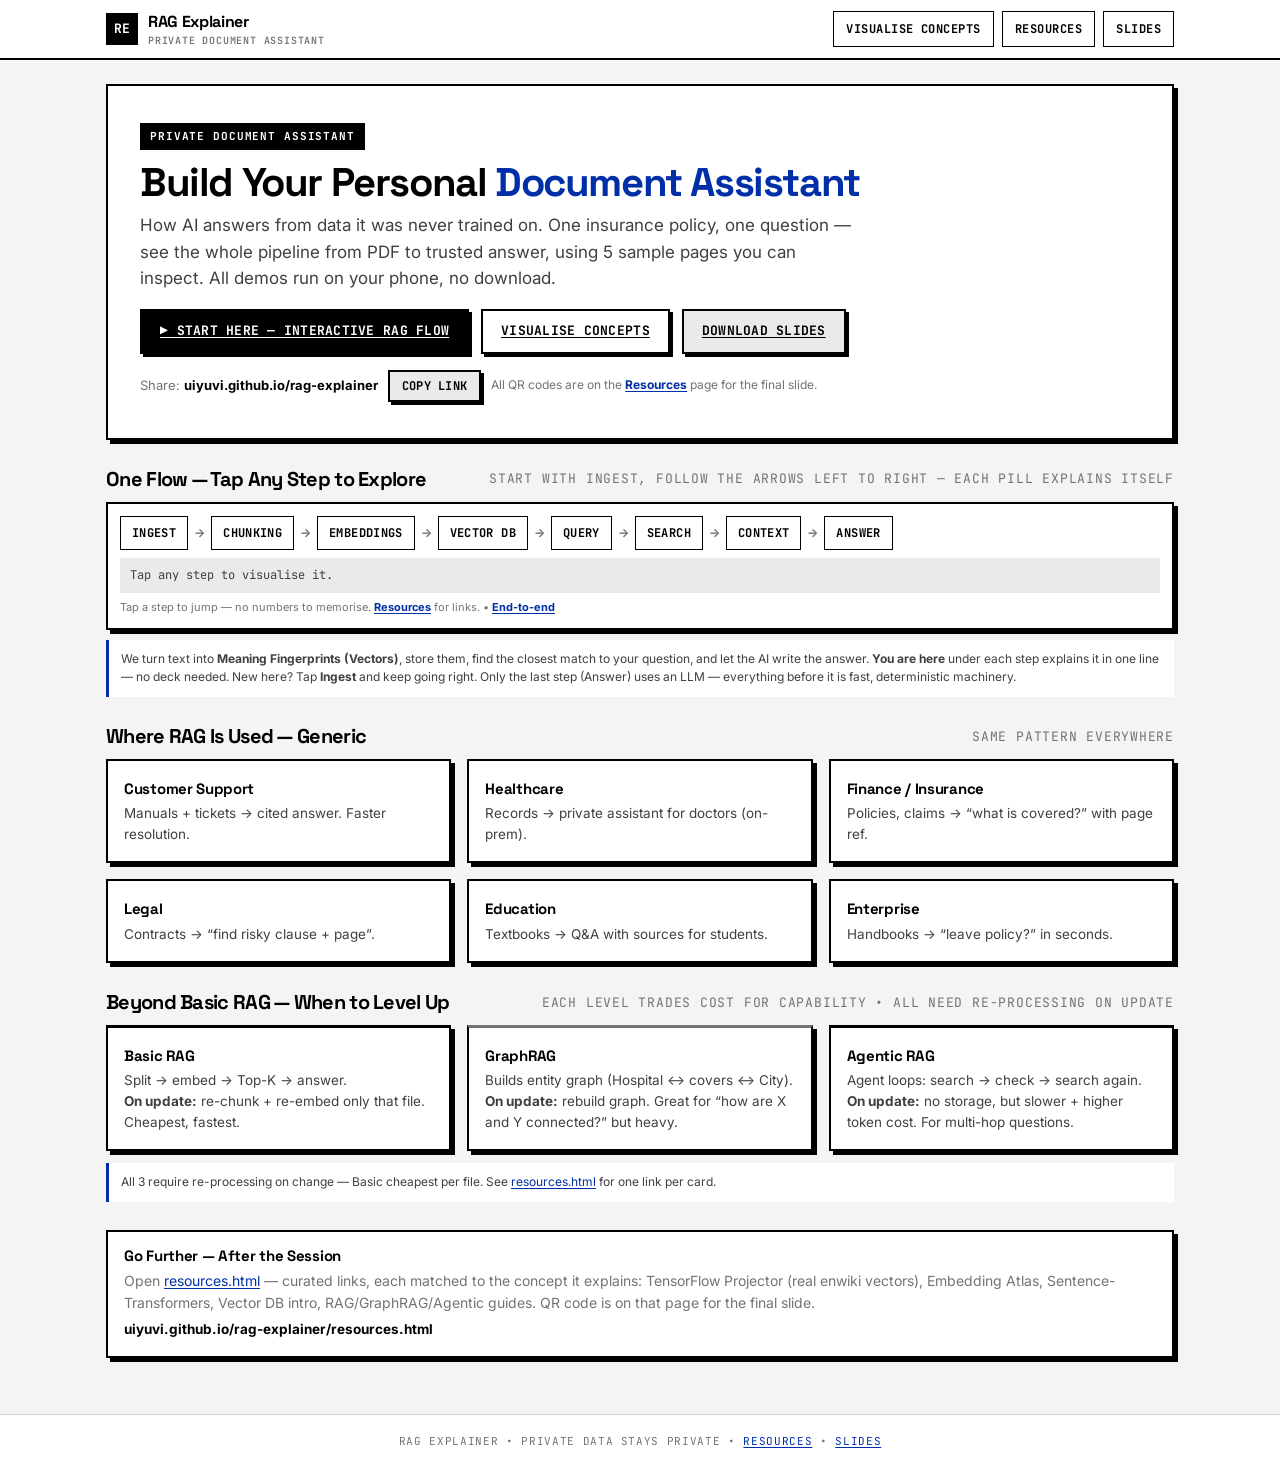
<file: index.html>
<!doctype html>
<html lang="en">
<head>
<meta charset="utf-8">
<meta name="viewport" content="width=device-width,initial-scale=1,viewport-fit=cover"><link rel="preconnect" href="https://fonts.googleapis.com"><link rel="preconnect" href="https://fonts.gstatic.com" crossorigin><link rel="stylesheet" href="https://fonts.googleapis.com/css2?family=Space+Grotesk:wght@500;700&family=Inter:wght@400;600;700&family=JetBrains+Mono:wght@400;700&display=swap">
<title>RAG Explainer — Build Your Personal Document Assistant </title>
<meta name="description" content="How AI answers from private PDFs — Vector Search explained step-by-step. 7 mobile demos, no setup.">
<link rel="stylesheet" href="assets/style.css?v=8">
</head>
<body>
<header class="topbar">
  <div class="topbar-inner">
    <div class="brand">
      <div class="brand-mark">RE</div>
      <div>RAG Explainer <small>Private Document Assistant</small></div>
    </div>
    <nav class="nav">
      <a href="#visualise">Visualise Concepts</a>
      <a href="resources.html">Resources</a>
      <a href="slides/rag_explainer.pptx">Slides</a>
    </nav>
  </div>
</header>

<main class="wrap">
  <section class="hero">
    <div class="kicker">Private Document Assistant</div>
    <h1>Build Your Personal <span>Document Assistant</span></h1>
    <p class="lead">How AI answers from data it was never trained on. One insurance policy, one question — see the whole pipeline from PDF to trusted answer, using 5 sample pages you can inspect. All demos run on your phone, no download.</p>
    <div class="hero-actions">
      <a class="btn btn-primary" href="demos/why_rag.html">▶ Start here — Interactive RAG Flow</a>
      <a class="btn btn-secondary" href="#visualise">Visualise Concepts</a>
      <a class="btn btn-ghost" href="slides/rag_explainer.pptx">Download Slides</a>
    </div>
    <div style="margin-top:16px;display:flex;gap:10px;align-items:center;flex-wrap:wrap;font-size:13px;color:#737373">
      <span>Share: <strong style="color:#000000">uiyuvi.github.io/rag-explainer</strong></span>
      <button class="btn btn-ghost" style="padding:6px 12px;font-size:12px" onclick="navigator.clipboard&&navigator.clipboard.writeText('https://uiyuvi.github.io/rag-explainer/').then(()=>alert('Link copied'))">Copy link</button>
      <span style="font-size:12px">All QR codes are on the <a href="resources.html" style="font-weight:700">Resources</a> page for the final slide.</span>
    </div>
  </section>

  <section class="section" id="visualise">
    <div class="section-head"><h2>One Flow — Tap Any Step to Explore</h2><p>Start with Ingest, follow the arrows left to right — each pill explains itself</p></div>
    <div id="pipeline"></div>
    <p class="note" style="margin-top:10px">We turn text into <strong>Meaning Fingerprints (Vectors)</strong>, store them, find the closest match to your question, and let the AI write the answer. <strong>You are here</strong> under each step explains it in one line — no deck needed. New here? Tap <strong>Ingest</strong> and keep going right. Only the last step (Answer) uses an LLM — everything before it is fast, deterministic machinery.</p>
  </section>

  <section class="section">
    <div class="section-head"><h2>Where RAG Is Used — Generic</h2><p>Same pattern everywhere</p></div>
    <div class="grid grid-3">
      <div class="card"><h3>Customer Support</h3><p>Manuals + tickets → cited answer. Faster resolution.</p></div>
      <div class="card"><h3>Healthcare</h3><p>Records → private assistant for doctors (on-prem).</p></div>
      <div class="card"><h3>Finance / Insurance</h3><p>Policies, claims → “what is covered?” with page ref.</p></div>
      <div class="card"><h3>Legal</h3><p>Contracts → “find risky clause + page”.</p></div>
      <div class="card"><h3>Education</h3><p>Textbooks → Q&A with sources for students.</p></div>
      <div class="card"><h3>Enterprise</h3><p>Handbooks → “leave policy?” in seconds.</p></div>
    </div>
  </section>

  <section class="section">
    <div class="section-head"><h2>Beyond Basic RAG — When to Level Up</h2><p>Each level trades cost for capability • all need re-processing on update</p></div>
    <div class="grid grid-3">
      <div class="card" style="border-top:3px solid #000000"><h3>Basic RAG</h3><p>Split → embed → Top-K → answer.<br><strong>On update:</strong> re-chunk + re-embed only that file. Cheapest, fastest.</p></div>
      <div class="card" style="border-top:3px solid #737373"><h3>GraphRAG</h3><p>Builds entity graph (Hospital ↔ covers ↔ City).<br><strong>On update:</strong> rebuild graph. Great for “how are X and Y connected?” but heavy.</p></div>
      <div class="card" style="border-top:3px solid #000000"><h3>Agentic RAG</h3><p>Agent loops: search → check → search again.<br><strong>On update:</strong> no storage, but slower + higher token cost. For multi-hop questions.</p></div>
    </div>
    <p class="note">All 3 require re-processing on change — Basic cheapest per file. See <a href="resources.html">resources.html</a> for one link per card.</p>
  </section>

  <section class="section">
    <div class="card" style="display:flex;gap:16px;align-items:center;flex-wrap:wrap">
      <div>
        <h3 style="margin:0;color:#000000">Go Further — After the Session</h3>
        <p style="margin:6px 0;color:#737373;font-size:14px">Open <a href="resources.html">resources.html</a> — curated links, each matched to the concept it explains: TensorFlow Projector (real enwiki vectors), Embedding Atlas, Sentence-Transformers, Vector DB intro, RAG/GraphRAG/Agentic guides. QR code is on that page for the final slide.</p>
        <p style="margin:0;font-weight:700;color:#000000">uiyuvi.github.io/rag-explainer/resources.html</p>
      </div>
    </div>
  </section>
</main>

<footer class="footer">
  RAG Explainer • Private data stays private • <a href="resources.html">Resources</a> • <a href="slides/rag_explainer.pptx">Slides</a>
</footer>
<script src="assets/pipeline.js?v=18"></script>
<script>renderPipelineOverview('pipeline');</script>
</body>
</html>
</file>
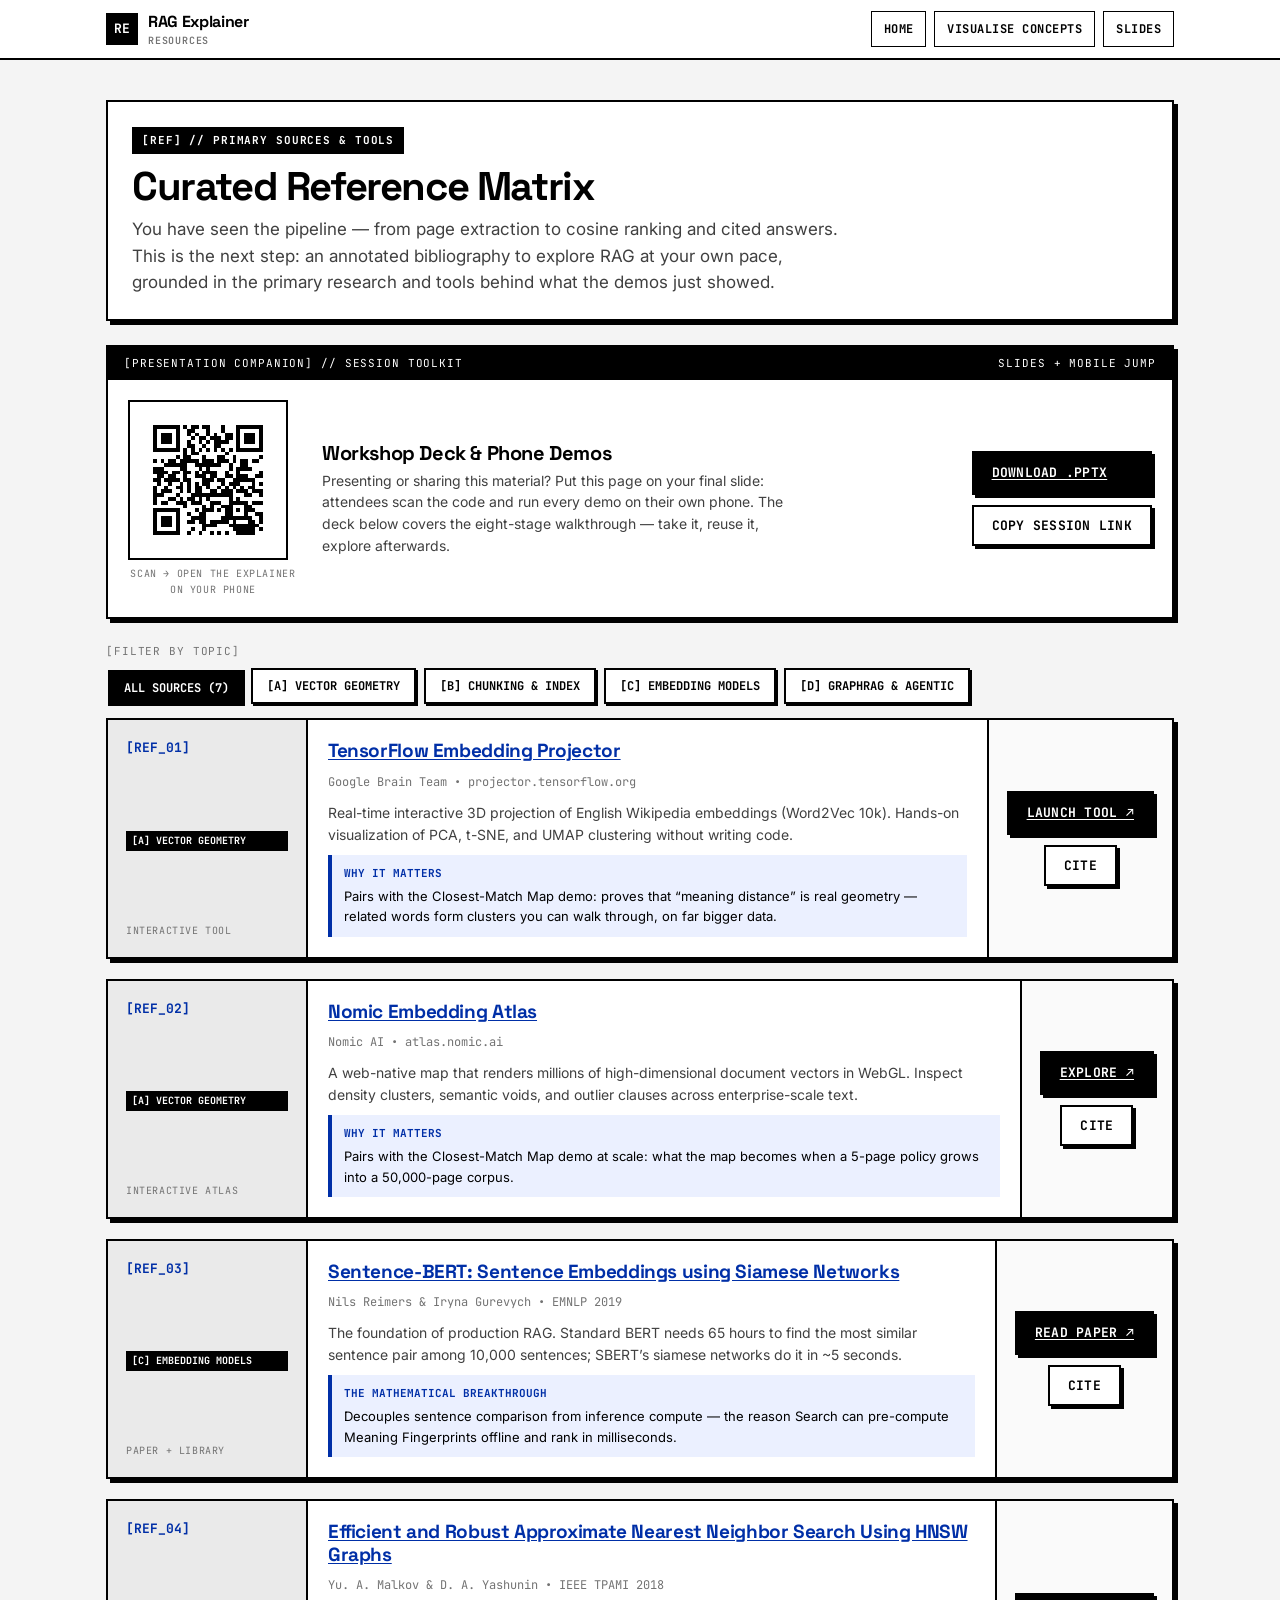
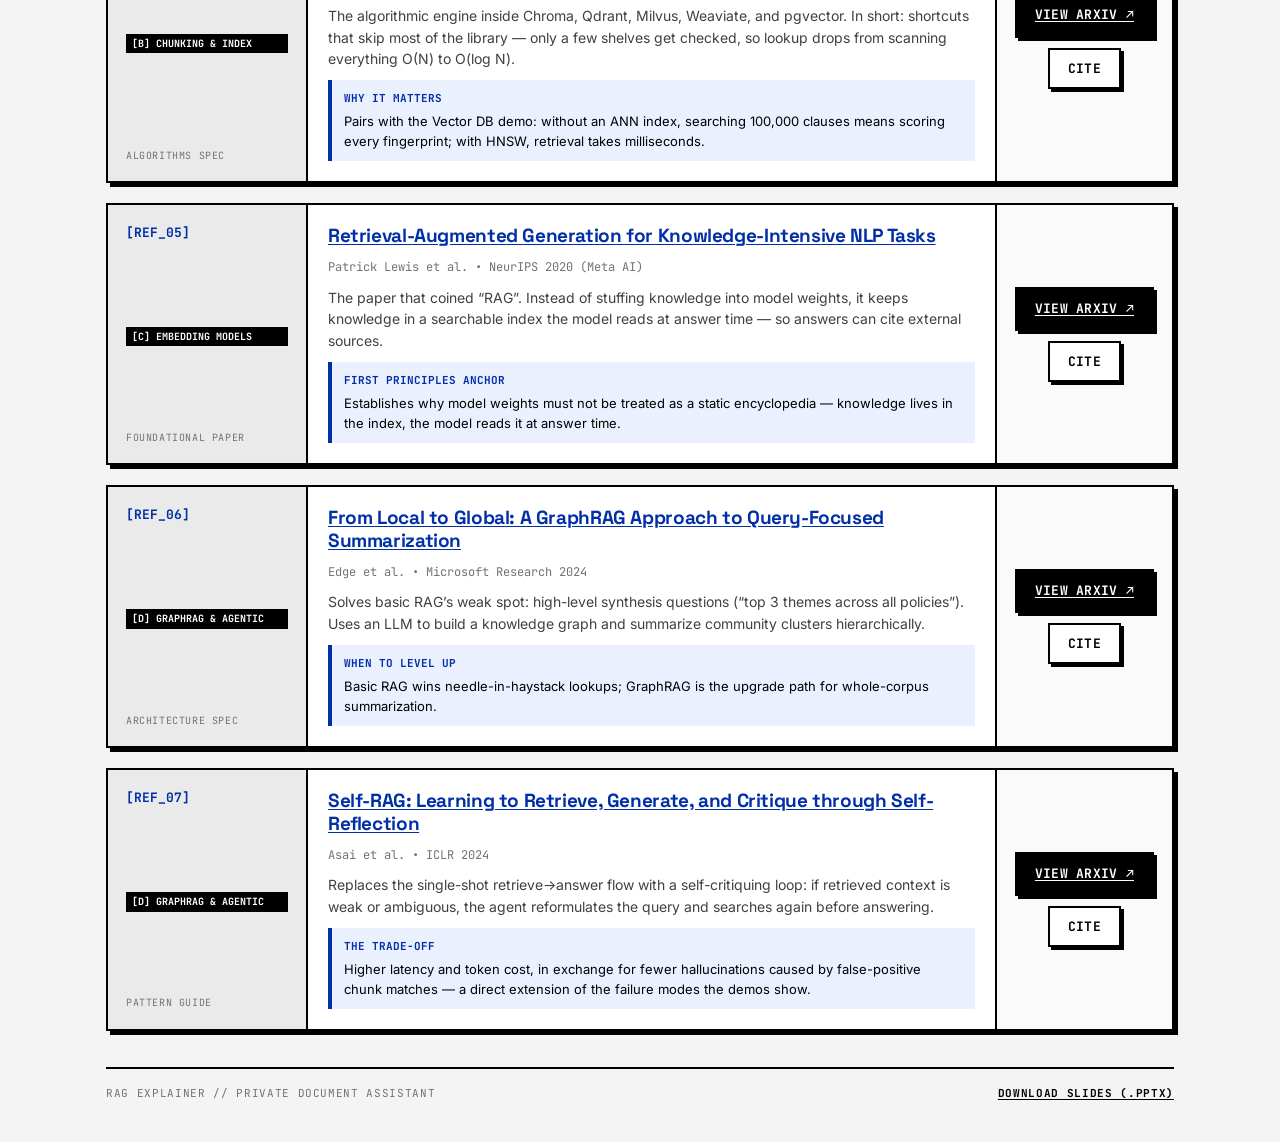
<file: resources.html>
<!doctype html>
<html lang="en">
<head>
<meta charset="utf-8">
<meta name="viewport" content="width=device-width,initial-scale=1,viewport-fit=cover"><link rel="preconnect" href="https://fonts.googleapis.com"><link rel="preconnect" href="https://fonts.gstatic.com" crossorigin><link rel="stylesheet" href="https://fonts.googleapis.com/css2?family=Space+Grotesk:wght@500;700&family=Inter:wght@400;600;700&family=JetBrains+Mono:wght@400;700&display=swap">
<title>Resources — RAG Explainer</title>
<link rel="stylesheet" href="assets/style.css?v=8">
<style>
/* --- Header block --- */
.res-header{border:2px solid var(--swiss-rule);background:var(--swiss-surface);box-shadow:var(--shadow-hard);margin-top:16px;padding:24px}
/* --- Deck card (QR + slides) --- */
.deck{border:2px solid var(--swiss-rule);background:var(--swiss-surface);box-shadow:var(--shadow-hard);margin:24px 0}
.deck-head{background:#000;color:#fff;padding:8px 16px;font-family:var(--font-mono);font-size:11px;text-transform:uppercase;letter-spacing:.08em;display:flex;justify-content:space-between;gap:12px;flex-wrap:wrap}
.deck-body{display:grid;grid-template-columns:170px 1fr auto;gap:24px;padding:20px;align-items:center}
@media(max-width:800px){.deck-body{grid-template-columns:1fr;justify-items:center;text-align:center}}
.qr-frame{border:2px solid var(--swiss-rule);padding:8px;background:#fff;width:160px;height:160px;display:flex;align-items:center;justify-content:center}
.qr-frame svg{width:100%;height:100%;display:block}
.qr-cap{font-family:var(--font-mono);font-size:10px;text-transform:uppercase;letter-spacing:.06em;color:var(--swiss-ink-muted);text-align:center;margin-top:6px}
.deck-info h2{font-family:var(--font-display);letter-spacing:-.02em;font-size:20px;margin:0 0 6px}
.deck-info p{color:var(--swiss-ink-secondary);font-size:14px;max-width:54ch;margin:0}
.deck-actions{display:flex;flex-direction:column;gap:10px}
@media(max-width:800px){.deck-actions{flex-direction:row}}
/* --- Filter matrix --- */
.filters{margin:24px 0 14px}
.filter-head{font-family:var(--font-mono);font-size:11px;text-transform:uppercase;letter-spacing:.08em;color:var(--swiss-ink-muted);margin-bottom:8px}
.filter-grid{display:flex;flex-wrap:wrap;gap:8px}
.fchip{background:var(--swiss-surface);border:2px solid var(--swiss-rule);color:var(--swiss-ink);font-family:var(--font-mono);font-size:12px;font-weight:700;text-transform:uppercase;padding:8px 14px;cursor:pointer;box-shadow:2px 2px 0px #000}
.fchip:hover{background:var(--swiss-blue-tint);color:var(--swiss-blue)}
.fchip.active{background:var(--swiss-ink);color:#fff;box-shadow:none;transform:translate(2px,2px)}
/* --- Resource cards --- */
.stream{display:flex;flex-direction:column;gap:20px;margin-top:14px}
.res-card{border:2px solid var(--swiss-rule);background:var(--swiss-surface);box-shadow:var(--shadow-hard);display:grid;grid-template-columns:200px 1fr auto;transition:transform .15s,box-shadow .15s}
.res-card:hover{box-shadow:var(--shadow-hard-hover);transform:translate(-1px,-1px)}
@media(max-width:920px){.res-card{grid-template-columns:1fr}}
.res-meta{padding:18px;background:var(--swiss-subtle);border-right:2px solid var(--swiss-rule);display:flex;flex-direction:column;justify-content:space-between;gap:12px}
@media(max-width:920px){.res-meta{border-right:none;border-bottom:2px solid var(--swiss-rule);flex-direction:row;align-items:center;flex-wrap:wrap}}
.meta-index{font-family:var(--font-mono);font-size:13px;font-weight:700;color:var(--swiss-blue)}
.meta-tag{font-family:var(--font-mono);font-size:10px;text-transform:uppercase;font-weight:700;background:#000;color:#fff;padding:2px 6px;display:inline-block}
.meta-kind{font-family:var(--font-mono);font-size:10px;color:var(--swiss-ink-muted);text-transform:uppercase;letter-spacing:.06em}
.res-body{padding:20px;display:flex;flex-direction:column;gap:10px}
.res-title{font-family:var(--font-display);font-size:19px;font-weight:700;letter-spacing:-.02em;line-height:1.2;margin:0}
.res-title a{color:var(--swiss-blue)}
.res-author{font-family:var(--font-mono);font-size:12px;color:var(--swiss-ink-muted)}
.res-abs{font-size:14px;color:var(--swiss-ink-secondary);line-height:1.55;margin:0}
.takeaway{background:var(--swiss-blue-tint);border-left:4px solid var(--swiss-blue);padding:10px 12px;font-size:13px;color:var(--swiss-ink)}
.takeaway strong{font-family:var(--font-mono);font-size:11px;text-transform:uppercase;color:var(--swiss-blue);display:block;margin-bottom:4px}
.res-actions{padding:18px;border-left:2px solid var(--swiss-rule);display:flex;flex-direction:column;justify-content:center;align-items:center;gap:10px;background:#fafafa}
@media(max-width:920px){.res-actions{border-left:none;border-top:2px solid var(--swiss-rule);flex-direction:row;justify-content:flex-start;flex-wrap:wrap}}
/* --- Toast --- */
.toast{position:fixed;bottom:24px;right:24px;background:#000;color:#fff;font-family:var(--font-mono);font-size:12px;padding:12px 18px;border:2px solid var(--swiss-blue);box-shadow:var(--shadow-hard);display:none;z-index:1000}
/* --- Bibliography footer --- */
.res-footer{margin-top:36px;padding:16px 0;border-top:2px solid var(--swiss-rule);display:flex;justify-content:space-between;flex-wrap:wrap;gap:12px;font-family:var(--font-mono);font-size:11px;color:var(--swiss-ink-muted);text-transform:uppercase;letter-spacing:.06em}
.res-footer a{color:var(--swiss-ink);font-weight:700}
</style>
</head>
<body>
<header class="topbar">
  <div class="topbar-inner">
    <div class="brand"><div class="brand-mark">RE</div><div>RAG Explainer <small>Resources</small></div></div>
    <nav class="nav"><a href="index.html">Home</a><a href="index.html#visualise">Visualise Concepts</a><a href="slides/rag_explainer.pptx">Slides</a></nav>
  </div>
</header>
<main class="wrap">

  <div class="res-header">
    <div class="res-header-main">
      <span class="kicker">[REF] // PRIMARY SOURCES & TOOLS</span>
      <h1 style="margin-top:12px">Curated Reference Matrix</h1>
      <p class="lead">You have seen the pipeline — from page extraction to cosine ranking and cited answers. This is the next step: an annotated bibliography to explore RAG at your own pace, grounded in the primary research and tools behind what the demos just showed.</p>
    </div>
  </div>

  <section class="deck">
    <div class="deck-head"><span>[PRESENTATION COMPANION] // SESSION TOOLKIT</span><span>SLIDES + MOBILE JUMP</span></div>
    <div class="deck-body">
      <div>
        <div class="qr-frame" id="qrTarget" title="Scan to open the explainer on your phone"></div>
        <div class="qr-cap">Scan → open the explainer on your phone</div>
      </div>
      <div class="deck-info">
        <h2>Workshop Deck & Phone Demos</h2>
          <p>Presenting or sharing this material? Put this page on your final slide: attendees scan the code and run every demo on their own phone. The deck below covers the eight-stage walkthrough — take it, reuse it, explore afterwards.</p>
      </div>
      <div class="deck-actions">
        <a href="slides/rag_explainer.pptx" class="btn btn-primary">Download .PPTX</a>
        <button class="btn" id="copyLink">Copy Session Link</button>
      </div>
    </div>
  </section>

  <div class="filters">
    <div class="filter-head">[FILTER BY TOPIC]</div>
    <div class="filter-grid" id="filterMatrix">
      <button class="fchip active" data-cat="all">All Sources (7)</button>
      <button class="fchip" data-cat="vector">[A] Vector Geometry</button>
      <button class="fchip" data-cat="chunking">[B] Chunking & Index</button>
      <button class="fchip" data-cat="models">[C] Embedding Models</button>
      <button class="fchip" data-cat="advanced">[D] GraphRAG & Agentic</button>
    </div>
  </div>

  <div class="stream" id="stream">

    <article class="res-card" data-cat="vector">
      <div class="res-meta"><span class="meta-index">[REF_01]</span><span class="meta-tag">[A] Vector Geometry</span><span class="meta-kind">Interactive Tool</span></div>
      <div class="res-body">
        <h2 class="res-title"><a href="https://projector.tensorflow.org" target="_blank" rel="noopener">TensorFlow Embedding Projector</a></h2>
        <div class="res-author">Google Brain Team • projector.tensorflow.org</div>
        <p class="res-abs">Real-time interactive 3D projection of English Wikipedia embeddings (Word2Vec 10k). Hands-on visualization of PCA, t-SNE, and UMAP clustering without writing code.</p>
        <div class="takeaway"><strong>Why it matters</strong>Pairs with the Closest-Match Map demo: proves that “meaning distance” is real geometry — related words form clusters you can walk through, on far bigger data.</div>
      </div>
      <div class="res-actions">
        <a href="https://projector.tensorflow.org" target="_blank" rel="noopener" class="btn btn-primary">Launch Tool ↗</a>
        <button class="btn" data-cite="Google Brain Team (2016). TensorFlow Embedding Projector. projector.tensorflow.org">Cite</button>
      </div>
    </article>

    <article class="res-card" data-cat="vector">
      <div class="res-meta"><span class="meta-index">[REF_02]</span><span class="meta-tag">[A] Vector Geometry</span><span class="meta-kind">Interactive Atlas</span></div>
      <div class="res-body">
        <h2 class="res-title"><a href="https://atlas.nomic.ai" target="_blank" rel="noopener">Nomic Embedding Atlas</a></h2>
        <div class="res-author">Nomic AI • atlas.nomic.ai</div>
        <p class="res-abs">A web-native map that renders millions of high-dimensional document vectors in WebGL. Inspect density clusters, semantic voids, and outlier clauses across enterprise-scale text.</p>
        <div class="takeaway"><strong>Why it matters</strong>Pairs with the Closest-Match Map demo at scale: what the map becomes when a 5-page policy grows into a 50,000-page corpus.</div>
      </div>
      <div class="res-actions">
        <a href="https://atlas.nomic.ai" target="_blank" rel="noopener" class="btn btn-primary">Explore ↗</a>
        <button class="btn" data-cite="Nomic AI. Nomic Atlas: Neural Database Visualization. atlas.nomic.ai">Cite</button>
      </div>
    </article>

    <article class="res-card" data-cat="models">
      <div class="res-meta"><span class="meta-index">[REF_03]</span><span class="meta-tag">[C] Embedding Models</span><span class="meta-kind">Paper + Library</span></div>
      <div class="res-body">
        <h2 class="res-title"><a href="https://www.sbert.net" target="_blank" rel="noopener">Sentence-BERT: Sentence Embeddings using Siamese Networks</a></h2>
        <div class="res-author">Nils Reimers & Iryna Gurevych • EMNLP 2019</div>
        <p class="res-abs">The foundation of production RAG. Standard BERT needs 65 hours to find the most similar sentence pair among 10,000 sentences; SBERT’s siamese networks do it in ~5 seconds.</p>
        <div class="takeaway"><strong>The mathematical breakthrough</strong>Decouples sentence comparison from inference compute — the reason Search can pre-compute Meaning Fingerprints offline and rank in milliseconds.</div>
      </div>
      <div class="res-actions">
        <a href="https://www.sbert.net" target="_blank" rel="noopener" class="btn btn-primary">Read Paper ↗</a>
        <button class="btn" data-cite="Reimers, N., & Gurevych, I. (2019). Sentence-BERT: Sentence Embeddings using Siamese BERT-Networks. EMNLP.">Cite</button>
      </div>
    </article>

    <article class="res-card" data-cat="chunking">
      <div class="res-meta"><span class="meta-index">[REF_04]</span><span class="meta-tag">[B] Chunking & Index</span><span class="meta-kind">Algorithms Spec</span></div>
      <div class="res-body">
        <h2 class="res-title"><a href="https://arxiv.org/abs/1603.09320" target="_blank" rel="noopener">Efficient and Robust Approximate Nearest Neighbor Search Using HNSW Graphs</a></h2>
        <div class="res-author">Yu. A. Malkov & D. A. Yashunin • IEEE TPAMI 2018</div>
        <p class="res-abs">The algorithmic engine inside Chroma, Qdrant, Milvus, Weaviate, and pgvector. In short: shortcuts that skip most of the library — only a few shelves get checked, so lookup drops from scanning everything O(N) to O(log N).</p>
        <div class="takeaway"><strong>Why it matters</strong>Pairs with the Vector DB demo: without an ANN index, searching 100,000 clauses means scoring every fingerprint; with HNSW, retrieval takes milliseconds.</div>
      </div>
      <div class="res-actions">
        <a href="https://arxiv.org/abs/1603.09320" target="_blank" rel="noopener" class="btn btn-primary">View ArXiv ↗</a>
        <button class="btn" data-cite="Malkov, Y. A., & Yashunin, D. A. (2018). Efficient and robust approximate nearest neighbor search using HNSW graphs. IEEE TPAMI.">Cite</button>
      </div>
    </article>

    <article class="res-card" data-cat="models">
      <div class="res-meta"><span class="meta-index">[REF_05]</span><span class="meta-tag">[C] Embedding Models</span><span class="meta-kind">Foundational Paper</span></div>
      <div class="res-body">
        <h2 class="res-title"><a href="https://arxiv.org/abs/2005.11401" target="_blank" rel="noopener">Retrieval-Augmented Generation for Knowledge-Intensive NLP Tasks</a></h2>
        <div class="res-author">Patrick Lewis et al. • NeurIPS 2020 (Meta AI)</div>
        <p class="res-abs">The paper that coined “RAG”. Instead of stuffing knowledge into model weights, it keeps knowledge in a searchable index the model reads at answer time — so answers can cite external sources.</p>
        <div class="takeaway"><strong>First principles anchor</strong>Establishes why model weights must not be treated as a static encyclopedia — knowledge lives in the index, the model reads it at answer time.</div>
      </div>
      <div class="res-actions">
        <a href="https://arxiv.org/abs/2005.11401" target="_blank" rel="noopener" class="btn btn-primary">View ArXiv ↗</a>
        <button class="btn" data-cite="Lewis, P., et al. (2020). Retrieval-Augmented Generation for Knowledge-Intensive NLP Tasks. NeurIPS.">Cite</button>
      </div>
    </article>

    <article class="res-card" data-cat="advanced">
      <div class="res-meta"><span class="meta-index">[REF_06]</span><span class="meta-tag">[D] GraphRAG & Agentic</span><span class="meta-kind">Architecture Spec</span></div>
      <div class="res-body">
        <h2 class="res-title"><a href="https://arxiv.org/abs/2404.16130" target="_blank" rel="noopener">From Local to Global: A GraphRAG Approach to Query-Focused Summarization</a></h2>
        <div class="res-author">Edge et al. • Microsoft Research 2024</div>
        <p class="res-abs">Solves basic RAG’s weak spot: high-level synthesis questions (“top 3 themes across all policies”). Uses an LLM to build a knowledge graph and summarize community clusters hierarchically.</p>
        <div class="takeaway"><strong>When to level up</strong>Basic RAG wins needle-in-haystack lookups; GraphRAG is the upgrade path for whole-corpus summarization.</div>
      </div>
      <div class="res-actions">
        <a href="https://arxiv.org/abs/2404.16130" target="_blank" rel="noopener" class="btn btn-primary">View ArXiv ↗</a>
        <button class="btn" data-cite="Edge, D., et al. (2024). From Local to Global: A GraphRAG Approach to Query-Focused Summarization. Microsoft Research.">Cite</button>
      </div>
    </article>

    <article class="res-card" data-cat="advanced">
      <div class="res-meta"><span class="meta-index">[REF_07]</span><span class="meta-tag">[D] GraphRAG & Agentic</span><span class="meta-kind">Pattern Guide</span></div>
      <div class="res-body">
        <h2 class="res-title"><a href="https://arxiv.org/abs/2310.11511" target="_blank" rel="noopener">Self-RAG: Learning to Retrieve, Generate, and Critique through Self-Reflection</a></h2>
        <div class="res-author">Asai et al. • ICLR 2024</div>
        <p class="res-abs">Replaces the single-shot retrieve→answer flow with a self-critiquing loop: if retrieved context is weak or ambiguous, the agent reformulates the query and searches again before answering.</p>
        <div class="takeaway"><strong>The trade-off</strong>Higher latency and token cost, in exchange for fewer hallucinations caused by false-positive chunk matches — a direct extension of the failure modes the demos show.</div>
      </div>
      <div class="res-actions">
        <a href="https://arxiv.org/abs/2310.11511" target="_blank" rel="noopener" class="btn btn-primary">View ArXiv ↗</a>
        <button class="btn" data-cite="Asai, A., et al. (2024). Self-RAG: Learning to Retrieve, Generate, and Critique through Self-Reflection. ICLR.">Cite</button>
      </div>
    </article>

  </div>

  <div class="res-footer">
    <span>RAG EXPLAINER // PRIVATE DOCUMENT ASSISTANT</span>
    <span><a href="slides/rag_explainer.pptx">DOWNLOAD SLIDES (.PPTX)</a></span>
  </div>
</main>
<div class="toast" id="toast">COPIED TO CLIPBOARD</div>

<script>
/* --- Filter matrix --- */
document.querySelectorAll('#filterMatrix .fchip').forEach(btn=>{
  btn.addEventListener('click',()=>{
    document.querySelectorAll('#filterMatrix .fchip').forEach(b=>b.classList.remove('active'));
    btn.classList.add('active');
    const cat=btn.dataset.cat;
    document.querySelectorAll('.res-card').forEach(card=>{
      card.style.display=(cat==='all'||card.dataset.cat===cat)?'grid':'none';
    });
  });
});
/* --- Clipboard (secure API with fallback) --- */
function copyText(text,msg){
  const done=()=>showToast(msg);
  if(navigator.clipboard&&window.isSecureContext){navigator.clipboard.writeText(text).then(done,()=>fallbackCopy(text,done));}
  else fallbackCopy(text,done);
}
function fallbackCopy(text,done){
  const ta=document.createElement('textarea');ta.value=text;ta.style.position='fixed';ta.style.opacity='0';
  document.body.appendChild(ta);ta.select();
  try{document.execCommand('copy');done();}catch(e){}
  document.body.removeChild(ta);
}
document.querySelectorAll('[data-cite]').forEach(b=>b.addEventListener('click',()=>copyText(b.dataset.cite,'CITATION COPIED TO CLIPBOARD')));
document.getElementById('copyLink').addEventListener('click',()=>copyText(location.origin+location.pathname.replace('resources.html',''),'SESSION LINK COPIED'));
function showToast(msg){
  const t=document.getElementById('toast');t.textContent=msg;t.style.display='block';
  clearTimeout(showToast._h);showToast._h=setTimeout(()=>{t.style.display='none';},2500);
}

/* --- QR encoder (byte mode, version 3-M, single RS block; zero deps) --- */
(function(){
  const TEXT='https://uiyuvi.github.io/rag-explainer/';
  const VER=3, SIZE=VER*4+17;
  // Reed-Solomon over GF(256), poly 0x11D
  function gfMul(x,y){let z=0;for(let i=7;i>=0;i--){z=(z<<1)^((z>>>7)*0x11D);z^=((y>>>i)&1)*x;}return z&255;}
  function rsDivisor(deg){let r=[];for(let i=0;i<deg-1;i++)r.push(0);r.push(1);let root=1;
    for(let i=0;i<deg;i++){for(let j=0;j<r.length;j++){r[j]=gfMul(r[j],root);if(j+1<r.length)r[j]^=r[j+1];}root=gfMul(root,2);}return r;}
  function rsRemainder(data,div){let res=div.map(()=>0);
    for(const b of data){const f=b^res.shift();res.push(0);div.forEach((c,i)=>res[i]^=gfMul(c,f));}return res;}
  // version 3, ECC M: 1 block, 44 data codewords, 26 EC codewords
  const DATA_LEN=44, EC_LEN=26;
  const enc=[]; // 8-bit byte mode
  const bytes=[];if(typeof TextEncoder!=='undefined'){for(const ch of new TextEncoder().encode(TEXT))bytes.push(ch);}else{for(let i=0;i<TEXT.length;i++){const c=TEXT.charCodeAt(i);if(c<128)bytes.push(c);else{bytes.push(0xC0|(c>>6),0x80|(c&63));}}}
  let bits=[];const push=(v,n)=>{for(let i=n-1;i>=0;i--)bits.push((v>>>i)&1);};
  push(4,4);push(bytes.length,8);bytes.forEach(b=>push(b,8));
  const capBits=DATA_LEN*8;
  push(0,Math.min(4,capBits-bits.length));
  while(bits.length%8!==0)bits.push(0);
  const pad=[0xEC,0x11];let pi=0;
  while(bits.length<capBits)push(pad[pi++%2],8);
  for(let i=0;i<DATA_LEN;i++){let b=0;for(let j=0;j<8;j++)b=(b<<1)|bits[i*8+j];enc.push(b);}
  const ecc=rsRemainder(enc,rsDivisor(EC_LEN));
  const codewords=enc.concat(ecc);
  // module grid
  const mod=[],fun=[];
  for(let y=0;y<SIZE;y++){mod.push(new Array(SIZE).fill(false));fun.push(new Array(SIZE).fill(false));}
  function setFn(x,y,v){mod[y][x]=v;fun[y][x]=true;}
  function finder(cx,cy){for(let dy=-4;dy<=4;dy++)for(let dx=-4;dx<=4;dx++){
    const x=cx+dx,y=cy+dy;if(x<0||x>=SIZE||y<0||y>=SIZE)continue;
    const dist=Math.max(Math.abs(dx),Math.abs(dy));setFn(x,y,dist!==2&&dist!==4);}}
  finder(3,3);finder(SIZE-4,3);finder(3,SIZE-4);
  for(let i=8;i<SIZE-8;i++){const v=i%2===0;setFn(i,6,v);setFn(6,i,v);}
  // alignment centers for v3: [6,22], skip corners overlapping finders
  const ap=[6,22];
  for(const cy of ap)for(const cx of ap){
    if((cx===6&&cy===6)||(cx===6&&cy===SIZE-7)||(cx===SIZE-7&&cy===6))continue;
    for(let dy=-2;dy<=2;dy++)for(let dx=-2;dx<=2;dx++)setFn(cx+dx,cy+dy,Math.max(Math.abs(dx),Math.abs(dy))!==1);
  }
  // reserve format areas + dark module
  for(let i=0;i<9;i++){fun[8][i]=true;fun[i][8]=true;}
  for(let i=0;i<8;i++){fun[8][SIZE-1-i]=true;fun[SIZE-1-i][8]=true;}
  mod[SIZE-8][8]=true;fun[SIZE-8][8]=true;
  // place codewords (zigzag)
  let bi=0;
  for(let right=SIZE-1;right>=1;right-=2){
    if(right===6)right=5;
    for(let vert=0;vert<SIZE;vert++){
      for(let j=0;j<2;j++){
        const x=right-j;
        const up=((right+1)&2)===0;
        const y=up?SIZE-1-vert:vert;
        if(!fun[y][x]&&bi<codewords.length*8){
          mod[y][x]=((codewords[bi>>>3]>>>(7-(bi&7)))&1)===1;bi++;
        }
      }
    }
  }
  // masks + penalty
  const MASKS=[(x,y)=>(x+y)%2===0,(x,y)=>y%2===0,(x,y)=>x%3===0,(x,y)=>(x+y)%3===0,
    (x,y)=>(Math.floor(x/3)+Math.floor(y/2))%2===0,(x,y)=>(x*y)%2+(x*y)%3===0,
    (x,y)=>((x*y)%2+(x*y)%3)%2===0,(x,y)=>(((x+y)%2)+((x*y)%3))%2===0];
  function penalty(m){
    let p=0;
    for(let y=0;y<SIZE;y++){let run=1;for(let x=1;x<SIZE;x++){
      if(m[y][x]===m[y][x-1]&&x<SIZE-1)run++;else{if(run>=5)p+=3+(run-5);run=1;}}if(run>=5)p+=3+(run-5);}
    for(let x=0;x<SIZE;x++){let run=1;for(let y=1;y<SIZE;y++){
      if(m[y][x]===m[y-1][x]&&y<SIZE-1)run++;else{if(run>=5)p+=3+(run-5);run=1;}}if(run>=5)p+=3+(run-5);}
    for(let y=0;y<SIZE-1;y++)for(let x=0;x<SIZE-1;x++)
      if(m[y][x]===m[y][x+1]&&m[y][x]===m[y+1][x]&&m[y][x]===m[y+1][x+1])p+=3;
    const pat=[true,false,true,false,true];
    function cnt(get){for(let a=0;a<SIZE;a++)for(let b=0;b<=SIZE-5;b++){
      let ok=true;for(let k=0;k<5;k++)if(get(b+k,a)!==pat[k]){ok=false;break;}
      if(ok)p+=40;}}
    cnt((x,y)=>m[y][x]);cnt((x,y)=>m[x][y]);
    let dark=0;for(let y=0;y<SIZE;y++)for(let x=0;x<SIZE;x++)if(m[y][x])dark++;
    p+=Math.floor(Math.abs(dark*20-SIZE*SIZE*10)/(SIZE*SIZE))*10;
    return p;
  }
  function formatBits(mask){
    const data=(0<<3)|mask;let rem=data;
    for(let i=0;i<10;i++)rem=(rem<<1)^((rem>>>9)*0x537);
    return (((data<<10)|rem)^0x5412)>>>0;
  }
  function drawFormat(m){
    const bits2=formatBits(m);const bit=i=>((bits2>>>i)&1)===1;
    for(let i=0;i<=5;i++){mod[i][8]=bit(i);fun[i][8]=true;}
    mod[7][8]=bit(6);fun[7][8]=true;mod[8][8]=bit(7);fun[8][8]=true;mod[8][7]=bit(8);fun[8][7]=true;
    for(let i=9;i<15;i++){mod[14-i][8]=bit(i);fun[14-i][8]=true;}
    for(let i=0;i<8;i++){mod[8][SIZE-1-i]=bit(i);fun[8][SIZE-1-i]=true;}
    for(let i=8;i<15;i++){mod[8][SIZE-15+i]=bit(i);fun[8][SIZE-15+i]=true;}
    mod[SIZE-8][8]=true;fun[SIZE-8][8]=true;
  }
  let best=null,bestP=Infinity;
  for(let m=0;m<8;m++){
    const t=mod.map(r=>r.slice());
    for(let y=0;y<SIZE;y++)for(let x=0;x<SIZE;x++)if(!fun[y][x]&&MASKS[m](x,y))t[y][x]=!t[y][x];
    drawFormatOn(t,m);
    const p=penalty(t);
    if(p<bestP){bestP=p;best=t;}
  }
  function drawFormatOn(t,m){
    const b=formatBits(m);const bit=i=>((b>>>i)&1)===1;
    for(let i=0;i<=5;i++){t[i][8]=bit(i);}
    t[7][8]=bit(6);t[8][8]=bit(7);t[8][7]=bit(8);
    for(let i=9;i<15;i++)t[14-i][8]=bit(i);
    for(let i=0;i<8;i++)t[8][SIZE-1-i]=bit(i);
    for(let i=8;i<15;i++)t[8][SIZE-15+i]=bit(i);
    t[SIZE-8][8]=true;
  }
  // render SVG (quiet zone 4)
  const Q=4,view=SIZE+Q*2;
  let rects='';
  for(let y=0;y<SIZE;y++)for(let x=0;x<SIZE;x++)if(best[y][x])
    rects+=`<rect x="${x+Q}" y="${y+Q}" width="1" height="1"/>`;
  const svg=`<svg viewBox="0 0 ${view} ${view}" shape-rendering="crispEdges" xmlns="http://www.w3.org/2000/svg"><rect width="${view}" height="${view}" fill="#ffffff"/><g fill="#000000">${rects}</g></svg>`;
  document.getElementById('qrTarget').innerHTML=svg;
  if(window.__QR_TEST__){
    let setN=0;for(let y=0;y<SIZE;y++)for(let x=0;x<SIZE;x++)if(best[y][x])setN++;
    const finderOk=best[3][3]&&best[3][SIZE-4]&&best[SIZE-4][3]&&!best[3][6-4+1];
    console.log("QR_INFO",JSON.stringify({size:SIZE,set:setN,finderOk,dataCW:enc.length,ecCW:ecc.length}));
  }
})();
</script>
</body>
</html>
</file>
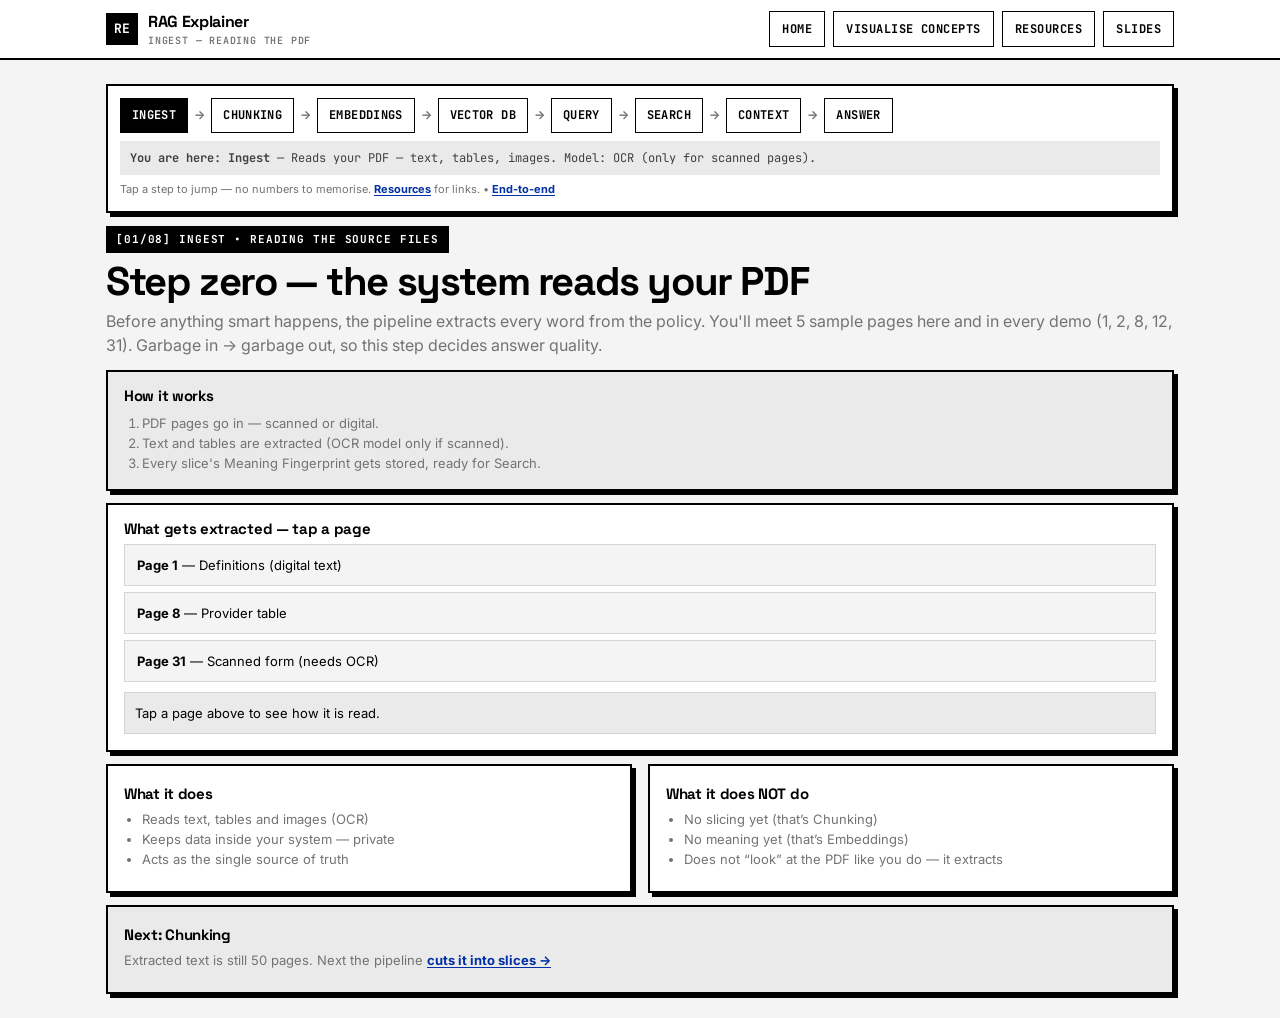
<file: demos/00_ingest.html>
<!doctype html>
<html lang="en">
<head><meta charset="utf-8"><meta name="viewport" content="width=device-width,initial-scale=1,viewport-fit=cover"><link rel="preconnect" href="https://fonts.googleapis.com"><link rel="preconnect" href="https://fonts.gstatic.com" crossorigin><link rel="stylesheet" href="https://fonts.googleapis.com/css2?family=Space+Grotesk:wght@500;700&family=Inter:wght@400;600;700&family=JetBrains+Mono:wght@400;700&display=swap">
<title>Ingest — RAG Explainer</title><link rel="stylesheet" href="../assets/style.css?v=8">
<style>.pdfpage{border:1px solid #D4D4D4;border-radius:0;padding:10px 12px;margin:6px 0;background:#F4F4F4;font-size:13px;color:#000000}.pdfpage b{color:#000000}</style>
</head>
<body>
<header class="topbar"><div class="topbar-inner"><div class="brand"><div class="brand-mark">RE</div><div>RAG Explainer <small>Ingest — Reading the PDF</small></div></div><nav class="nav"><a href="../index.html">Home</a><a href="../index.html#visualise">Visualise Concepts</a><a href="../resources.html">Resources</a><a href="../slides/rag_explainer.pptx">Slides</a></nav></div></header>
<main class="wrap">
  <div id="pipeline" style="margin-bottom:12px"></div>
  <div class="kicker">[01/08] Ingest • Reading the source files</div>
  <h1 style="color:#000000;margin:8px 0 6px">Step zero — the system reads your PDF</h1>
  <p style="color:#737373;margin:0">Before anything smart happens, the pipeline extracts every word from the policy. You'll meet 5 sample pages here and in every demo (1, 2, 8, 12, 31). Garbage in → garbage out, so this step decides answer quality.</p>
  <div class="card" style="margin-top:12px;background:#EAEAEA">
    <h3 style="margin:0;color:#000000">How it works</h3>
    <ol style="font-size:13px;color:#737373;padding-left:18px;margin:8px 0 0;line-height:1.55">
      <li>PDF pages go in — scanned or digital.</li>
      <li>Text and tables are extracted (OCR model only if scanned).</li>
      <li>Every slice's Meaning Fingerprint gets stored, ready for Search.</li>
    </ol>
  </div>

  <div class="card" style="margin-top:12px">
    <h3 style="margin:0;color:#000000">What gets extracted — tap a page</h3>
    <div id="pages">
      <div class="pdfpage" onclick="pick(this,'Definitions — ‘Medical Center’ includes hospital and clinic facilities.','Clean digital text → extracted word-for-word.')"><b>Page 1</b> — Definitions (digital text)</div>
      <div class="pdfpage" onclick="pick(this,'Schedule table: City General · St. Jude’s · Westside','Tables are read row-by-row, not as a picture.')"><b>Page 8</b> — Provider table</div>
      <div class="pdfpage" onclick="pick(this,'[scanned signature page]','Scanned image → needs OCR. Blurry scan → OCR errors → wrong answers later.')"><b>Page 31</b> — Scanned form (needs OCR)</div>
    </div>
    <div id="explain" style="margin-top:10px;padding:10px;background:#EAEAEA;border:1px solid #D4D4D4;border-radius:0;font-size:13px;color:#000000">Tap a page above to see how it is read.</div>
  </div>

  <div class="grid grid-2" style="margin-top:12px">
    <div class="card"><h3>What it does</h3><ul style="font-size:13px;color:#737373;padding-left:18px;margin:6px 0"><li>Reads text, tables and images (OCR)</li><li>Keeps data inside your system — private</li><li>Acts as the single source of truth</li></ul></div>
    <div class="card"><h3>What it does NOT do</h3><ul style="font-size:13px;color:#737373;padding-left:18px;margin:6px 0"><li>No slicing yet (that’s Chunking)</li><li>No meaning yet (that’s Embeddings)</li><li>Does not “look” at the PDF like you do — it extracts</li></ul></div>
  </div>

  <div class="card" style="margin-top:12px;background:#EAEAEA"><h3>Next: Chunking</h3>
  <p style="font-size:13px;color:#737373;margin:6px 0">Extracted text is still 50 pages. Next the pipeline <a href="02_chunk_lab.html" style="font-weight:700">cuts it into slices →</a></p></div>
</main>
<script src="../assets/pipeline.js?v=18"></script>
<script>
function pick(el, what, note){
  document.querySelectorAll('.pdfpage').forEach(p=>p.style.borderColor='#D4D4D4');
  el.style.borderColor='#000000';
  document.getElementById('explain').innerHTML='<strong>'+what+'</strong><br><span style="color:#737373">'+note+'</span>';
}
renderPipeline('ingest');
</script>
</body>
</html>
</file>
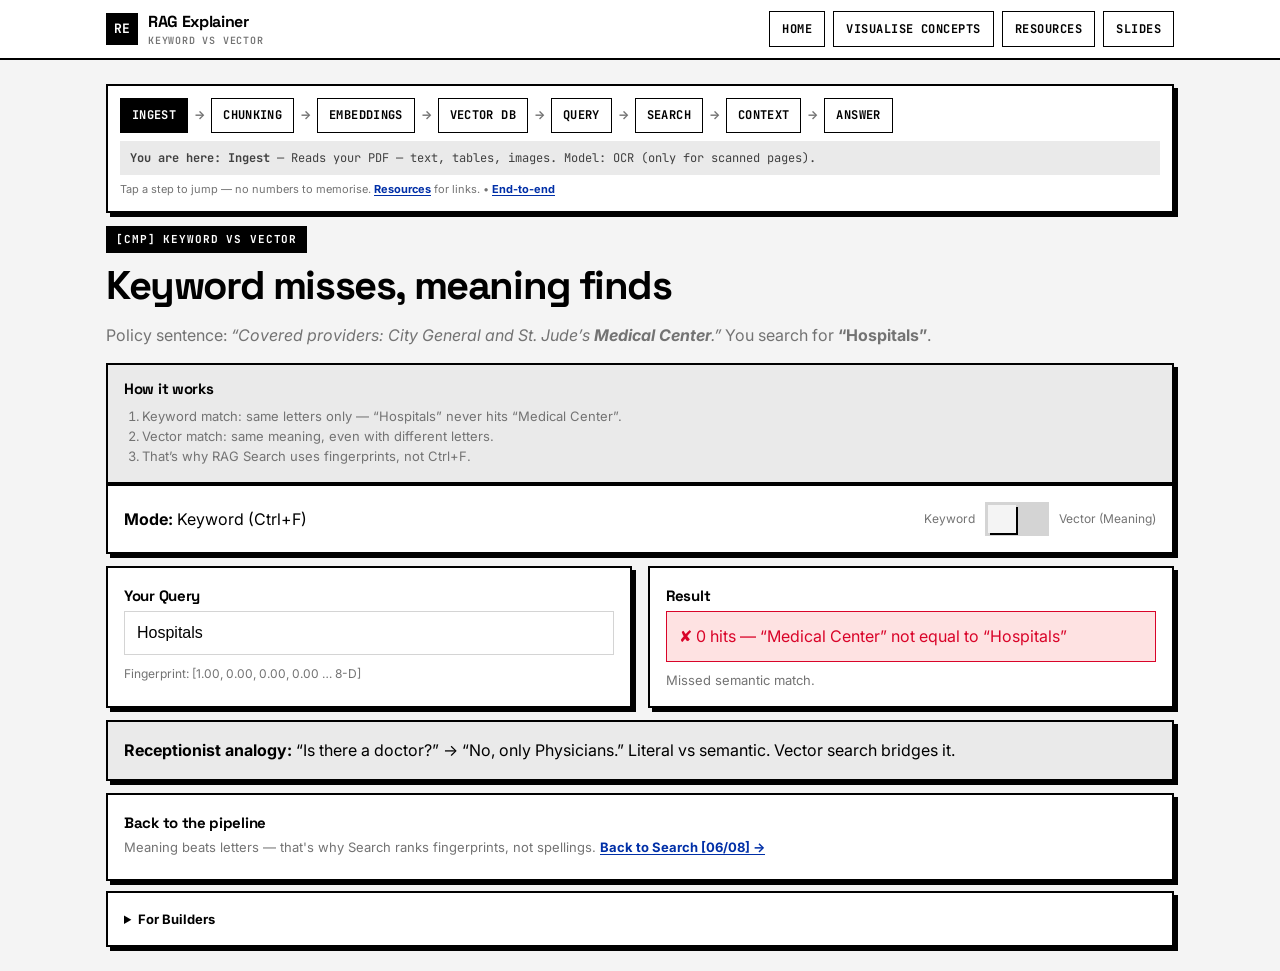
<file: demos/01_keyword_vs_vector.html>
<!doctype html>
<html lang="en">
<head>
<meta charset="utf-8"><meta name="viewport" content="width=device-width,initial-scale=1,viewport-fit=cover"><link rel="preconnect" href="https://fonts.googleapis.com"><link rel="preconnect" href="https://fonts.gstatic.com" crossorigin><link rel="stylesheet" href="https://fonts.googleapis.com/css2?family=Space+Grotesk:wght@500;700&family=Inter:wght@400;600;700&family=JetBrains+Mono:wght@400;700&display=swap">
<title>01 Keyword vs Vector — RAG Explainer</title>
<link rel="stylesheet" href="../assets/style.css?v=8">
<style>.toggle{width:64px;height:34px;background:#D4D4D4;border-radius:0;position:relative;cursor:pointer;display:inline-block}.knob{position:absolute;top:3px;left:3px;width:28px;height:28px;background:#F4F4F4;border-radius:0;box-shadow:2px 2px 0px #000;transition:.2s}.toggle.on{background:#000000}.toggle.on .knob{left:33px}</style>
</head>
<body>
<header class="topbar"><div class="topbar-inner"><div class="brand"><div class="brand-mark">RE</div><div>RAG Explainer <small>Keyword vs Vector</small></div></div><nav class="nav"><a href="../index.html">Home</a><a href="../index.html#visualise">Visualise Concepts</a><a href="../resources.html">Resources</a><a href="../slides/rag_explainer.pptx">Slides</a></nav></div></header>
<main class="wrap">
  <div id="pipeline" style="margin-bottom:12px"></div>
  <div class="kicker">[CMP] Keyword vs Vector</div>
  <h1 style="color:#000000">Keyword misses, meaning finds</h1>
  <p style="color:#737373">Policy sentence: <em>“Covered providers: City General and St. Jude’s <strong>Medical Center</strong>.”</em> You search for <strong>“Hospitals”</strong>.</p>
  <div class="card" style="margin-top:12px;background:#EAEAEA">
    <h3 style="margin:0;color:#000000">How it works</h3>
    <ol style="font-size:13px;color:#737373;padding-left:18px;margin:8px 0 0;line-height:1.55">
      <li>Keyword match: same letters only — “Hospitals” never hits “Medical Center”.</li>
      <li>Vector match: same meaning, even with different letters.</li>
      <li>That’s why RAG Search uses fingerprints, not Ctrl+F.</li>
    </ol>
  </div>

  <div class="card" style="display:flex;justify-content:space-between;align-items:center;gap:12px;flex-wrap:wrap">
    <div><strong>Mode:</strong> <span id="modeLabel" style="color:#000000">Keyword (Ctrl+F)</span></div>
    <div style="display:flex;align-items:center;gap:10px"><span style="font-size:12px;color:#737373">Keyword</span><div class="toggle" id="tog"><div class="knob"></div></div><span style="font-size:12px;color:#737373">Vector (Meaning)</span></div>
  </div>

  <div class="grid grid-2" style="margin-top:12px">
    <div class="card"><h3>Your Query</h3><input id="q" value="Hospitals" style="width:100%;padding:12px;border:1px solid #D4D4D4;border-radius:0;font-size:16px"><div id="finger" style="margin-top:10px;font-size:12px;color:#737373">Fingerprint: —</div></div>
    <div class="card"><h3>Result</h3><div id="res" style="padding:12px;border-radius:0;background:#EAEAEA;border:1px solid #D4D4D4;color:#000000">✘ 0 hits — “Medical Center” not equal to “Hospitals”</div><div id="score" style="margin-top:8px;font-size:13px;color:#737373"></div></div>
  </div>

  <div class="card" style="margin-top:12px;background:#EAEAEA"><strong>Receptionist analogy:</strong> “Is there a doctor?” → “No, only Physicians.” Literal vs semantic. Vector search bridges it.</div>
  <div class="card" style="margin-top:12px"><h3>Back to the pipeline</h3><p style="font-size:13px;color:#737373;margin:6px 0">Meaning beats letters — that's why Search ranks fingerprints, not spellings. <a href="04_similarity_rank.html" style="font-weight:700">Back to Search [06/08] →</a></p></div>
  <details class="card details"><summary>For Builders</summary><p class="flow-note">Keyword = string equality. Vector = cosine(query,“Medical Center”)=0.99. Encoder maps synonyms near each other.</p></details>
</main>
<script src="../assets/pipeline.js?v=18"></script>
<script src="../assets/common.js?v=12"></script>
<script>
const q=document.getElementById('q'), res=document.getElementById('res'), finger=document.getElementById('finger'), score=document.getElementById('score'), tog=document.getElementById('tog'), label=document.getElementById('modeLabel');
let isVector=false;
function trimPoly(s){ return s.slice(0,60); }
function update(){
  const query=q.value.trim()||"Hospitals";
  const vec=mockEmbed(query);
  finger.textContent="Fingerprint: ["+vec.slice(0,4).map(v=>v.toFixed(2)).join(", ")+" … 8-D]";
  if(!isVector){
    // keyword
    const has = query.toLowerCase()==="hospitals" ? false : query.toLowerCase().includes("medical");
    // actual policy contains Medical Center
    const hit = query.toLowerCase() === "medical center" || query.toLowerCase()==="medical";
    if(hit){ res.textContent="✓ 1 hit — exact match"; res.style.background="#EBF0FF"; res.style.color="#002FA7"; res.style.borderColor="#002FA7"; score.textContent="Keyword only finds same letters."; }
    else { res.textContent='✘ 0 hits — “Medical Center” not equal to “'+query+'”'; res.style.background="#FEE2E2"; res.style.color="#D90429"; res.style.borderColor="#D90429"; score.textContent="Missed semantic match."; }
  } else {
    const s=cosine(mockEmbed(query), mockEmbed("Medical Center"));
    res.textContent='✓ Found: “St. Jude’s Medical Center” — closest meaning';
    res.style.background="#EBF0FF"; res.style.color="#002FA7"; res.style.borderColor="#002FA7";
    score.textContent="Cosine similarity: "+s.toFixed(2)+" ("+Math.round(s*100)+"%) — meaning fingerprint close.";
    if(s>0.85) res.textContent+=' (score '+s.toFixed(2)+')';
  }
}
tog.addEventListener('click',()=>{isVector=!isVector; tog.classList.toggle('on', isVector); label.textContent=isVector?"Vector (Meaning)":"Keyword (Ctrl+F)"; label.style.color=isVector?"#000000":"#000000"; update();});
q.addEventListener('input', update); update();
</script>
<script>renderPipeline('ingest');</script>
</body>
</html>
</file>
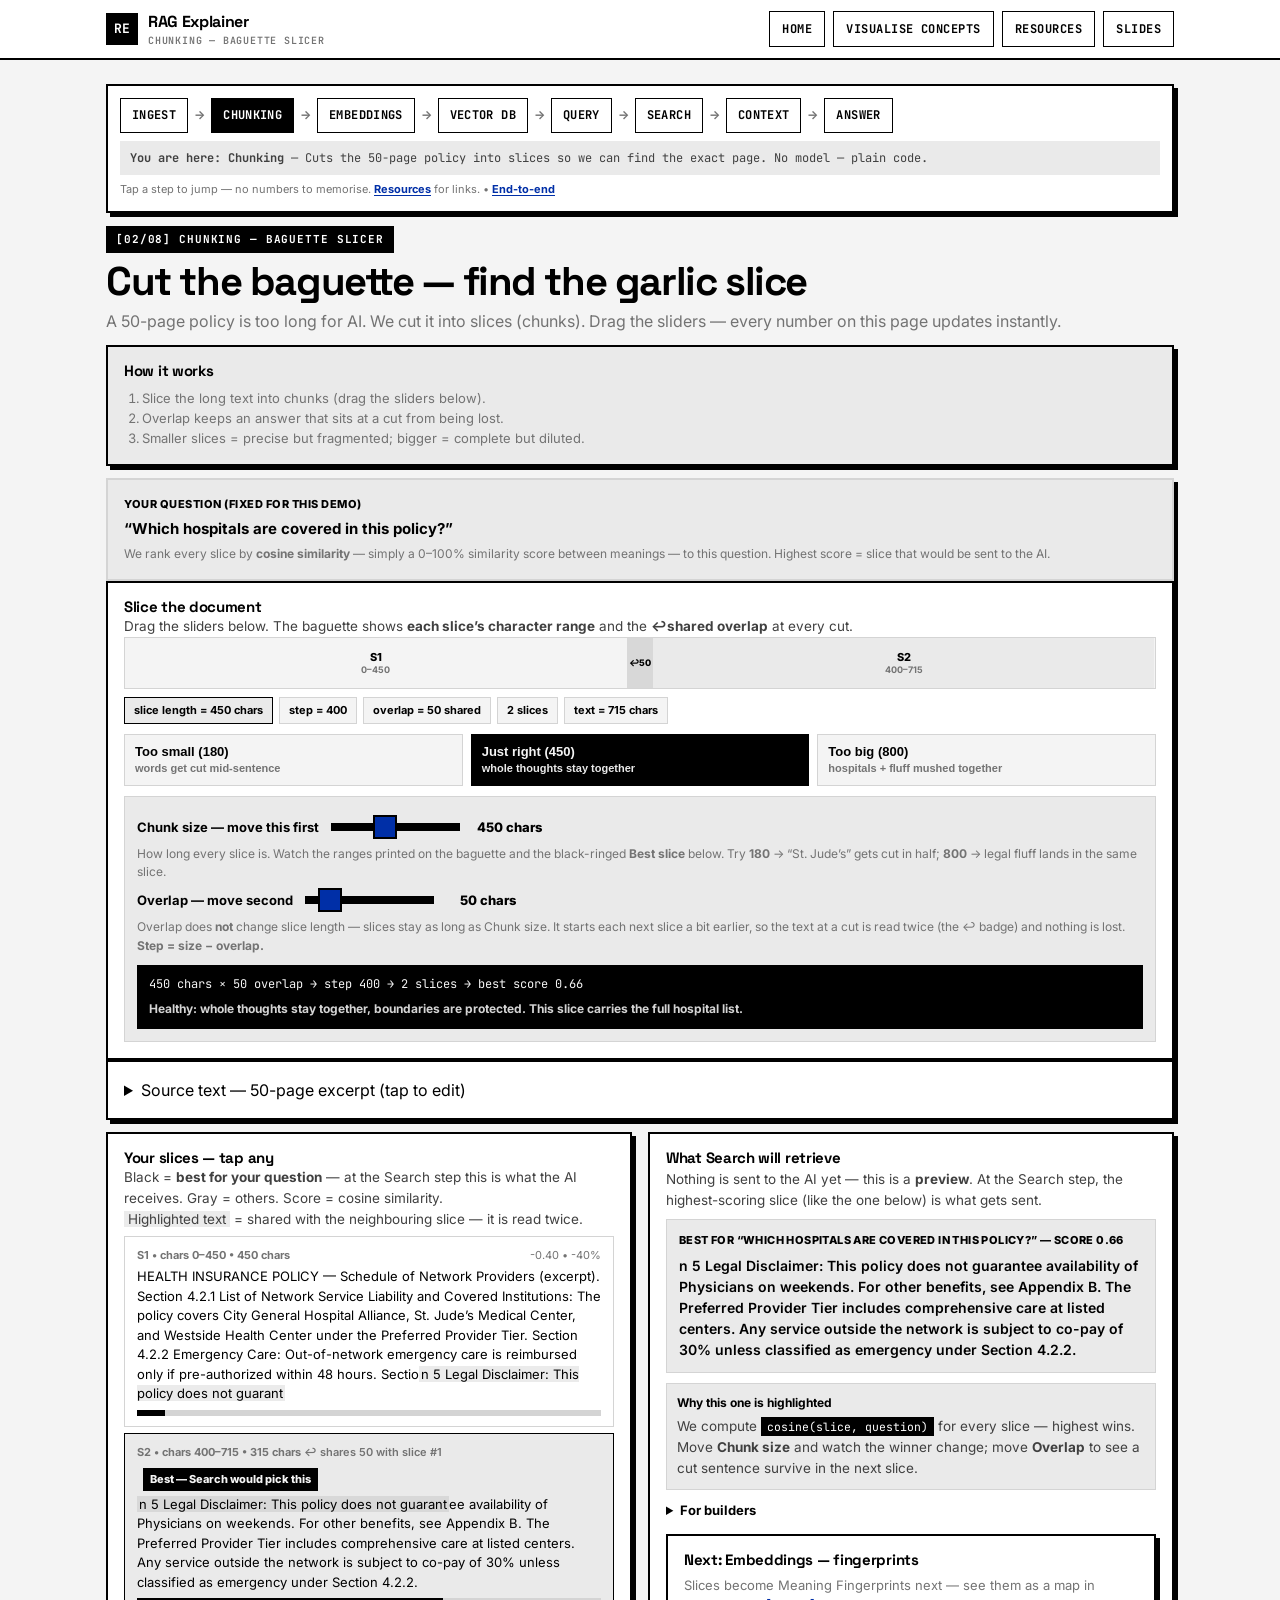
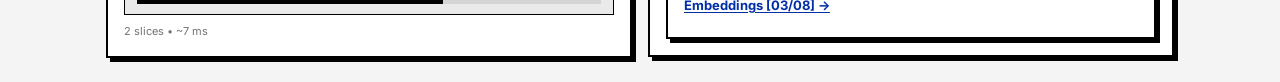
<file: demos/02_chunk_lab.html>
<!doctype html>
<html lang="en">
<head>
<meta charset="utf-8"><meta name="viewport" content="width=device-width,initial-scale=1,viewport-fit=cover"><link rel="preconnect" href="https://fonts.googleapis.com"><link rel="preconnect" href="https://fonts.gstatic.com" crossorigin><link rel="stylesheet" href="https://fonts.googleapis.com/css2?family=Space+Grotesk:wght@500;700&family=Inter:wght@400;600;700&family=JetBrains+Mono:wght@400;700&display=swap">
<title>Baguette Slicer Lab — RAG Explainer</title>
<link rel="stylesheet" href="../assets/style.css?v=8">
<style>
.chunk{padding:10px 12px;border-radius:0;margin:6px 0;font-size:13px;line-height:1.5;border:1px solid #D4D4D4;cursor:pointer;transition:.15s}
.chunk:hover{transform:translateY(-1px);none}
.chunk.best{border-color:#000000;background:#EAEAEA;3px 3px 0px #000}
.baguette{border-radius:0;overflow:hidden;display:flex;align-items:stretch;border:1px solid #D4D4D4;background:#EAEAEA;min-height:52px}
.slice{flex:1;min-width:0;display:flex;flex-direction:column;align-items:center;justify-content:center;gap:2px;padding:6px 2px;border-right:1px solid #F4F4F4}
.slice .sn{font-size:11px;font-weight:800;color:#000000;line-height:1}
.slice .sr{font-size:9px;font-weight:700;color:#737373;line-height:1;white-space:nowrap}
.baguette.dense .sr{display:none}
.bnd{width:26px;flex:0 0 26px;display:grid;place-items:center;font-size:9px;font-weight:800;color:#000000;background:rgba(0,0,0,.08)}
.bag-summary{display:flex;gap:6px;flex-wrap:wrap;margin-top:8px}
.bag-summary span{background:#F4F4F4;border:1px solid #D4D4D4;border-radius:0;padding:4px 9px;font-size:11px;font-weight:700;color:#000000}
.bag-summary span.hl{border-color:#000000;color:#000000;background:#EAEAEA}
.preset{display:grid;grid-template-columns:repeat(3,1fr);gap:8px;margin:10px 0}
@media(max-width:640px){.preset{grid-template-columns:1fr}}
.preset button{padding:9px 10px;border-radius:0;border:1px solid #D4D4D4;background:#F4F4F4;font-size:13px;font-weight:800;color:#000000;cursor:pointer;text-align:left;line-height:1.25}
.preset button small{display:block;font-size:11px;font-weight:600;color:#737373;margin-top:2px}
.preset button.active{background:#000000;color:#F4F4F4;border-color:#000000}
.preset button.active small{color:#EAEAEA}
.range-card{padding:12px;border:1px solid #D4D4D4;border-radius:0;background:#EAEAEA}
.range-row{margin:8px 0}
.range-row label{display:flex;align-items:center;gap:10px;font-size:13px;font-weight:700;color:#000000}
.range-row input{flex:1}
.range-row .val{min-width:70px;text-align:right;font-weight:800;color:#000000}
.help{font-size:12px;color:#737373;margin:2px 0 8px 0}
.status{margin-top:10px;padding:10px 12px;border-radius:0;background:#000000;color:#F4F4F4;font-size:12px;font-family:"JetBrains Mono",ui-monospace,monospace}
.status .verdict{display:block;margin-top:6px;font-family:Inter,sans-serif;font-weight:700}
.status .verdict.good{color:#D4D4D4}
.status .verdict.warn{color:#D4D4D4}
.scorebar{height:6px;background:#D4D4D4;border-radius:0;margin-top:6px;overflow:hidden}
.scorefill{height:100%;background:#000000;border-radius:0}
.scorefill.bestfill{background:#000000}
.slicerange{font-size:11px;color:#737373;font-weight:600}
.sh{background:rgba(0,0,0,.08);border-radius:0;padding:0 2px}
</style>
</head>
<body>
<header class="topbar"><div class="topbar-inner"><div class="brand"><div class="brand-mark">RE</div><div>RAG Explainer <small>Chunking — Baguette Slicer</small></div></div><nav class="nav"><a href="../index.html">Home</a><a href="../index.html#visualise">Visualise Concepts</a><a href="../resources.html">Resources</a><a href="../slides/rag_explainer.pptx">Slides</a></nav></div></header>
<main class="wrap">
  <div id="pipeline" style="margin-bottom:12px"></div>
  <div class="kicker">[02/08] Chunking — Baguette Slicer</div>
  <h1 style="color:#000000;margin:8px 0 6px">Cut the baguette — find the garlic slice</h1>
  <p style="color:#737373;margin:0">A 50-page policy is too long for AI. We cut it into slices (chunks). Drag the sliders — every number on this page updates instantly.</p>
  <div class="card" style="margin-top:12px;background:#EAEAEA">
    <h3 style="margin:0;color:#000000">How it works</h3>
    <ol style="font-size:13px;color:#737373;padding-left:18px;margin:8px 0 0;line-height:1.55">
      <li>Slice the long text into chunks (drag the sliders below).</li>
      <li>Overlap keeps an answer that sits at a cut from being lost.</li>
      <li>Smaller slices = precise but fragmented; bigger = complete but diluted.</li>
    </ol>
  </div>

  <div class="card" style="margin-top:12px;background:#EAEAEA;border-color:#D4D4D4">
    <div style="font-size:11px;font-weight:800;letter-spacing:.5px;text-transform:uppercase;color:#000000">Your question (fixed for this demo)</div>
    <div style="font-size:15px;font-weight:700;color:#000000;margin-top:4px">“Which hospitals are covered in this policy?”</div>
    <div style="font-size:12px;color:#737373;margin-top:4px">We rank every slice by <strong>cosine similarity</strong> — simply a 0–100% similarity score between meanings — to this question. Highest score = slice that would be sent to the AI.</div>
  </div>

  <div class="card">
    <h3 style="margin:0;color:#000000">Slice the document</h3>
    <p class="help">Drag the sliders below. The baguette shows <strong>each slice’s character range</strong> and the <strong>↩shared overlap</strong> at every cut.</p>

    <div class="baguette" id="baguette"></div>
    <div class="bag-summary" id="bagSummary"></div>

    <div class="preset">
      <button data-size="180" data-over="20">Too small (180)<small>words get cut mid-sentence</small></button>
      <button class="active" data-size="450" data-over="50">Just right (450)<small>whole thoughts stay together</small></button>
      <button data-size="800" data-over="50">Too big (800)<small>hospitals + fluff mushed together</small></button>
    </div>

    <div class="range-card">
      <div class="range-row"><label>Chunk size — move this first <input type="range" id="size" min="150" max="900" value="450"> <span class="val" id="sizeV">450 chars</span></label></div>
      <div class="help">How long every slice is. Watch the ranges printed on the baguette and the black-ringed <strong>Best slice</strong> below. Try <strong>180</strong> → “St. Jude’s” gets cut in half; <strong>800</strong> → legal fluff lands in the same slice.</div>
      <div class="range-row"><label>Overlap — move second <input type="range" id="over" min="0" max="400" value="50"> <span class="val" id="overV">50 chars</span></label></div>
      <div class="help">Overlap does <strong>not</strong> change slice length — slices stay as long as Chunk size. It starts each next slice a bit earlier, so the text at a cut is read twice (the ↩ badge) and nothing is lost. <strong>Step = size − overlap.</strong></div>
      <div class="status" id="statusLive"></div>
    </div>
  </div>

  <details class="card">
    <summary>Source text — 50-page excerpt (tap to edit)</summary>
    <textarea id="txt" style="width:100%;height:110px;margin-top:10px;padding:10px;border:1px solid #D4D4D4;border-radius:0;font-size:13px">HEALTH INSURANCE POLICY — Schedule of Network Providers (excerpt). Section 4.2.1 List of Network Service Liability and Covered Institutions: The policy covers City General Hospital Alliance, St. Jude’s Medical Center, and Westside Health Center under the Preferred Provider Tier. Section 4.2.2 Emergency Care: Out-of-network emergency care is reimbursed only if pre-authorized within 48 hours. Section 5 Legal Disclaimer: This policy does not guarantee availability of Physicians on weekends. For other benefits, see Appendix B. The Preferred Provider Tier includes comprehensive care at listed centers. Any service outside the network is subject to co-pay of 30% unless classified as emergency under Section 4.2.2.</textarea>
    <p class="help">You can edit this — try pasting a clause and see how slicing changes.</p>
  </details>

  <div class="grid grid-2" style="margin-top:12px">
    <div class="card">
      <h3 style="margin:0;color:#000000">Your slices — tap any</h3>
      <p class="help">Black = <strong>best for your question</strong> — at the Search step this is what the AI receives. Gray = others. Score = cosine similarity.</p>
      <p class="help"><span class="sh" style="padding:0 4px">Highlighted text</span> = shared with the neighbouring slice — it is read twice.</p>
      <div id="chunks"></div>
      <div style="font-size:11px;color:#737373;margin-top:8px"><span id="count">0 chunks</span> • <span id="time">~0 ms</span></div>
    </div>
    <div class="card" style="position:sticky;top:72px;align-self:start">
      <h3 style="margin:0;color:#000000">What Search will retrieve</h3>
      <p class="help" style="margin:2px 0 6px">Nothing is sent to the AI yet — this is a <strong>preview</strong>. At the Search step, the highest-scoring slice (like the one below) is what gets sent.</p>
      <div id="best" style="margin-top:8px;padding:12px;background:#EAEAEA;border:1px solid #D4D4D4;border-radius:0;color:#000000">Move sliders to see the best slice.</div>
      <div id="bestExplain" style="font-size:12px;color:#737373;margin-top:8px"></div>
      <div style="margin-top:10px;padding:10px;background:#EAEAEA;border:1px solid #D4D4D4;border-radius:0">
        <div style="font-size:12px;font-weight:700;color:#000000">Why this one is highlighted</div>
        <p class="help" style="margin:4px 0 0">We compute <code>cosine(slice, question)</code> for every slice — highest wins. Move <strong>Chunk size</strong> and watch the winner change; move <strong>Overlap</strong> to see a cut sentence survive in the next slice.</p>
      </div>
      <details class="details"><summary>For builders</summary><p class="help">Real pipeline: 500 chars + 50 overlap, 768-D embeddings. Overlap prevents boundary loss; step = size − overlap.</p></details>

      <div class="card" style="margin-top:14px">
        <h3 style="margin:0">Next: Embeddings — fingerprints</h3>
        <p style="font-size:13px;color:#737373;margin:6px 0">Slices become Meaning Fingerprints next — see them as a map in <a href="03_vector_map.html" style="font-weight:700">Embeddings [03/08] →</a></p>
      </div>
    </div>
  </div>
</main>
<script src="../assets/pipeline.js?v=18"></script>
<script src="../assets/common.js?v=12"></script>
<script>
const txt=document.getElementById('txt'), size=document.getElementById('size'), over=document.getElementById('over'), sizeV=document.getElementById('sizeV'), overV=document.getElementById('overV'), chunksDiv=document.getElementById('chunks'), best=document.getElementById('best'), bestExplain=document.getElementById('bestExplain'), count=document.getElementById('count'), timeEl=document.getElementById('time'), baguette=document.getElementById('baguette'), bagSummary=document.getElementById('bagSummary'), statusLive=document.getElementById('statusLive');
const query="Which hospitals are covered in this policy?";
let lesson=null; // set by preset chips

// slice with positions: each slice = size long, next starts (size-overlap) later
function chunkPieces(text, size, overlap){
  const step=Math.max(1, size-overlap);
  const pieces=[]; let i=0;
  while(i<text.length){
    const end=Math.min(i+size, text.length);
    pieces.push({start:i, end:end, text:text.slice(i,end)});
    if(end>=text.length) break;
    i+=step;
  }
  return pieces;
}

function renderBaguette(pieces, overlap, size){
  const n=pieces.length, vis=Math.min(n,8);
  baguette.classList.toggle('dense', vis>6);
  baguette.innerHTML="";
  for(let i=0;i<vis;i++){
    const p=pieces[i];
    const d=document.createElement('div');
    d.className="slice";
    d.style.background=["#F4F4F4","#EAEAEA","#EAEAEA","#EAEAEA","#EAEAEA","#EAEAEA"][i%6];
    const last = i===vis-1 && n>vis;
    d.innerHTML=`<span class="sn">${last?("+"+(n-vis+1)):("S"+(i+1))}</span>`+
                `<span class="sr">${p.start}–${p.end}</span>`;
    baguette.appendChild(d);
    if(overlap>0 && i<vis-1){
      const b=document.createElement('div');
      b.className="bnd"; b.textContent="↩"+overlap;
      baguette.appendChild(b);
    }
  }
  // summary chips under the baguette
  const step=Math.max(1,size-overlap);
  bagSummary.innerHTML=
    `<span class="hl">slice length = ${size} chars</span>`+
    `<span>step = ${step}</span>`+
    `<span>overlap = ${overlap} shared</span>`+
    `<span>${n} slices</span>`+
    `<span>text = ${txt.value.length} chars</span>`;
}

function slicePreviewHTML(p, o, i, n){
  const len=p.text.length;
  const ranges=[];
  if(o>0 && i>0) ranges.push([0, Math.min(o,len)]);
  if(o>0 && i<n-1) ranges.push([Math.max(0,len-o), len]);
  const esc=s=>s.replace(/</g,"&lt;");
  const marked=(a,b)=>{
    let out="", cur=a;
    for(const [s0,e0] of ranges){
      const s=Math.max(s0,cur), e=Math.min(e0,b);
      if(e<=s) continue;
      out+=esc(p.text.slice(cur,s));
      out+='<span class="sh">'+esc(p.text.slice(s,e))+'</span>';
      cur=Math.max(cur,e);
    }
    out+=esc(p.text.slice(cur,b));
    return out;
  };
  if(!ranges.length) return esc(p.text.slice(0,200))+(len>200?"…":"");
  if(len<=360) return marked(0,len);
  const head=ranges[0], tail=ranges[ranges.length-1];
  if(inHeadAndTail(head,tail,i,n)===false && i===0){ // tail only: start context + shared tail
    return esc(p.text.slice(0,60))+" … "+marked(Math.max(0,tail[0]-40), len);
  }
  if(i===n-1){ // head only: shared head + a bit more
    return marked(0, Math.min(len, head[1]+80))+(head[1]+80<len?" …":"");
  }
  const midStart=head[1]+40, midEnd=tail[0]-40;
  if(midEnd<=midStart) return marked(0,len);
  return marked(0, midStart)+" … "+marked(midEnd, len);
}
function inHeadAndTail(){return true;}

function render(){
  const s=parseInt(size.value,10);
  // keep overlap sane: step must stay >= 50
  over.max=Math.max(0, s-50);
  if(+over.value > +over.max) over.value=over.max;
  const o=parseInt(over.value,10);
  sizeV.textContent=s+" chars"; overV.textContent=o+" chars";

  const t0=performance.now();
  const pieces=chunkPieces(txt.value, s, o);
  const t1=performance.now();
  count.textContent=pieces.length+" slices"; timeEl.textContent="~"+Math.round(t1-t0)+" ms";

  renderBaguette(pieces, o, s);

  const scored=pieces.map((p,i)=>({p, idx:i, score:cosine(mockEmbed(p.text), mockEmbed(query))})).sort((a,b)=>b.score-a.score);
  const bestScore=scored[0];

  chunksDiv.innerHTML=pieces.map((p,i)=>{
    const sc=scored.find(x=>x.idx===i).score;
    const isBest=p.text===bestScore.p.text;
    const pct=Math.round(sc*100);
    const badge=isBest?'<span style="background:#000000;color:#F4F4F4;font-size:11px;font-weight:800;padding:3px 7px;border-radius:0;margin-left:6px">Best — Search would pick this</span>'
      :`<span style="font-size:11px;color:#737373;float:right">${sc.toFixed(2)} • ${pct}%</span>`;
    const hit="";
    const share=(i>0&&o>0)?`<span class="slicerange">↩ shares ${o} with slice #${i}</span>`:"";
    return `<div class="chunk ${isBest?'best':''}" data-idx="${i}"><div style="display:flex;justify-content:space-between;align-items:center;gap:8px;flex-wrap:wrap"><span style="font-size:11px;font-weight:700;color:#737373">S${i+1} • chars ${p.start}–${p.end} • ${p.text.length} chars ${share}</span>${badge}</div><div style="margin-top:4px">${hit}${slicePreviewHTML(p,o,i,pieces.length)}</div><div class="scorebar"><div class="scorefill ${isBest?'bestfill':''}" style="width:${Math.max(6,pct)}%"></div></div></div>`;
  }).join("");

  chunksDiv.querySelectorAll('.chunk').forEach(el=>{
    el.addEventListener('click', ()=>{
      const idx=parseInt(el.dataset.idx,10);
      const item=scored.find(x=>x.idx===idx);
      best.innerHTML=`<div style="font-size:11px;font-weight:800;letter-spacing:.4px;text-transform:uppercase;color:#000000">Selected slice S${idx+1} (chars ${item.p.start}–${item.p.end}) — score ${item.score.toFixed(2)}</div><div style="margin-top:6px;font-size:14px;line-height:1.5">${item.p.text.slice(0,320).replace(/</g,"&lt;")}</div>`;
      bestExplain.textContent=item.p.text===bestScore.p.text?"This is the highest match — the AI would see this slice.":`Score ${item.score.toFixed(2)} — lower than best (${bestScore.score.toFixed(2)}), so it would be ranked lower and likely not sent.`;
      if(window.innerWidth<700) best.scrollIntoView({behavior:'smooth', block:'center'});
    });
  });

  best.innerHTML=`<div style="font-size:11px;font-weight:800;letter-spacing:.4px;text-transform:uppercase;color:#000000">Best for “${query}” — score ${bestScore.score.toFixed(2)}</div><div style="margin-top:6px;font-size:14px;line-height:1.5;font-weight:600">${bestScore.p.text.slice(0,320).replace(/</g,"&lt;")}</div>`;

  // live status: numbers + verdict/lesson
  const step=Math.max(1,s-o);
  let verdict;
  if(lesson){ verdict=lesson; }
  else if(s<200) verdict={cls:"warn", txt:`Slices are fragments — “St. Jude’s Medical Center” is likely split across two slices, so no slice holds the full answer. Try a bigger size.`};
  else if(s>700) verdict={cls:"warn", txt:`Slices are huge — hospitals sit next to weekend disclaimers, so the meaning blurs. Try a smaller size.`};
  else if(o===0) verdict={cls:"warn", txt:`No overlap — whatever sentence sits at a cut is lost from one side. Add 30–70 overlap to protect boundaries.`};
  else verdict={cls:"good", txt:`Healthy: whole thoughts stay together, boundaries are protected. This slice carries the full hospital list.`};
  statusLive.innerHTML=`${s} chars × ${o} overlap → step ${step} → ${pieces.length} slices → best score ${bestScore.score.toFixed(2)}`+
    `<span class="verdict ${verdict.cls}">${verdict.txt}</span>`;
}

size.addEventListener('input', ()=>{lesson=null; render();});
over.addEventListener('input', ()=>{lesson=null; render();});
txt.addEventListener('input', render);
document.querySelectorAll('.preset button').forEach(b=>{
  b.addEventListener('click', ()=>{
    document.querySelectorAll('.preset button').forEach(x=>x.classList.remove('active'));
    b.classList.add('active');
    size.value=b.dataset.size; over.value=b.dataset.over;
    lesson=b.dataset.lesson||null;
    render();
  });
});
// chip lessons
document.querySelector('.preset button:nth-child(1)').dataset.lesson="Too small: each slice is a fragment — “St. Jude’s” is split across slices, so no single slice holds the full answer. Watch the best score drop.";
document.querySelector('.preset button:nth-child(2)').dataset.lesson="Just right: the hospital list sits together in one slice — highest score. Real pipelines use sizes like this.";
document.querySelector('.preset button:nth-child(3)').dataset.lesson="Too big: hospitals and weekend disclaimers share one slice — the meaning blurs and the score drops.";
render();
</script>
<script>renderPipeline('chunking');</script>
</body>
</html>
</file>
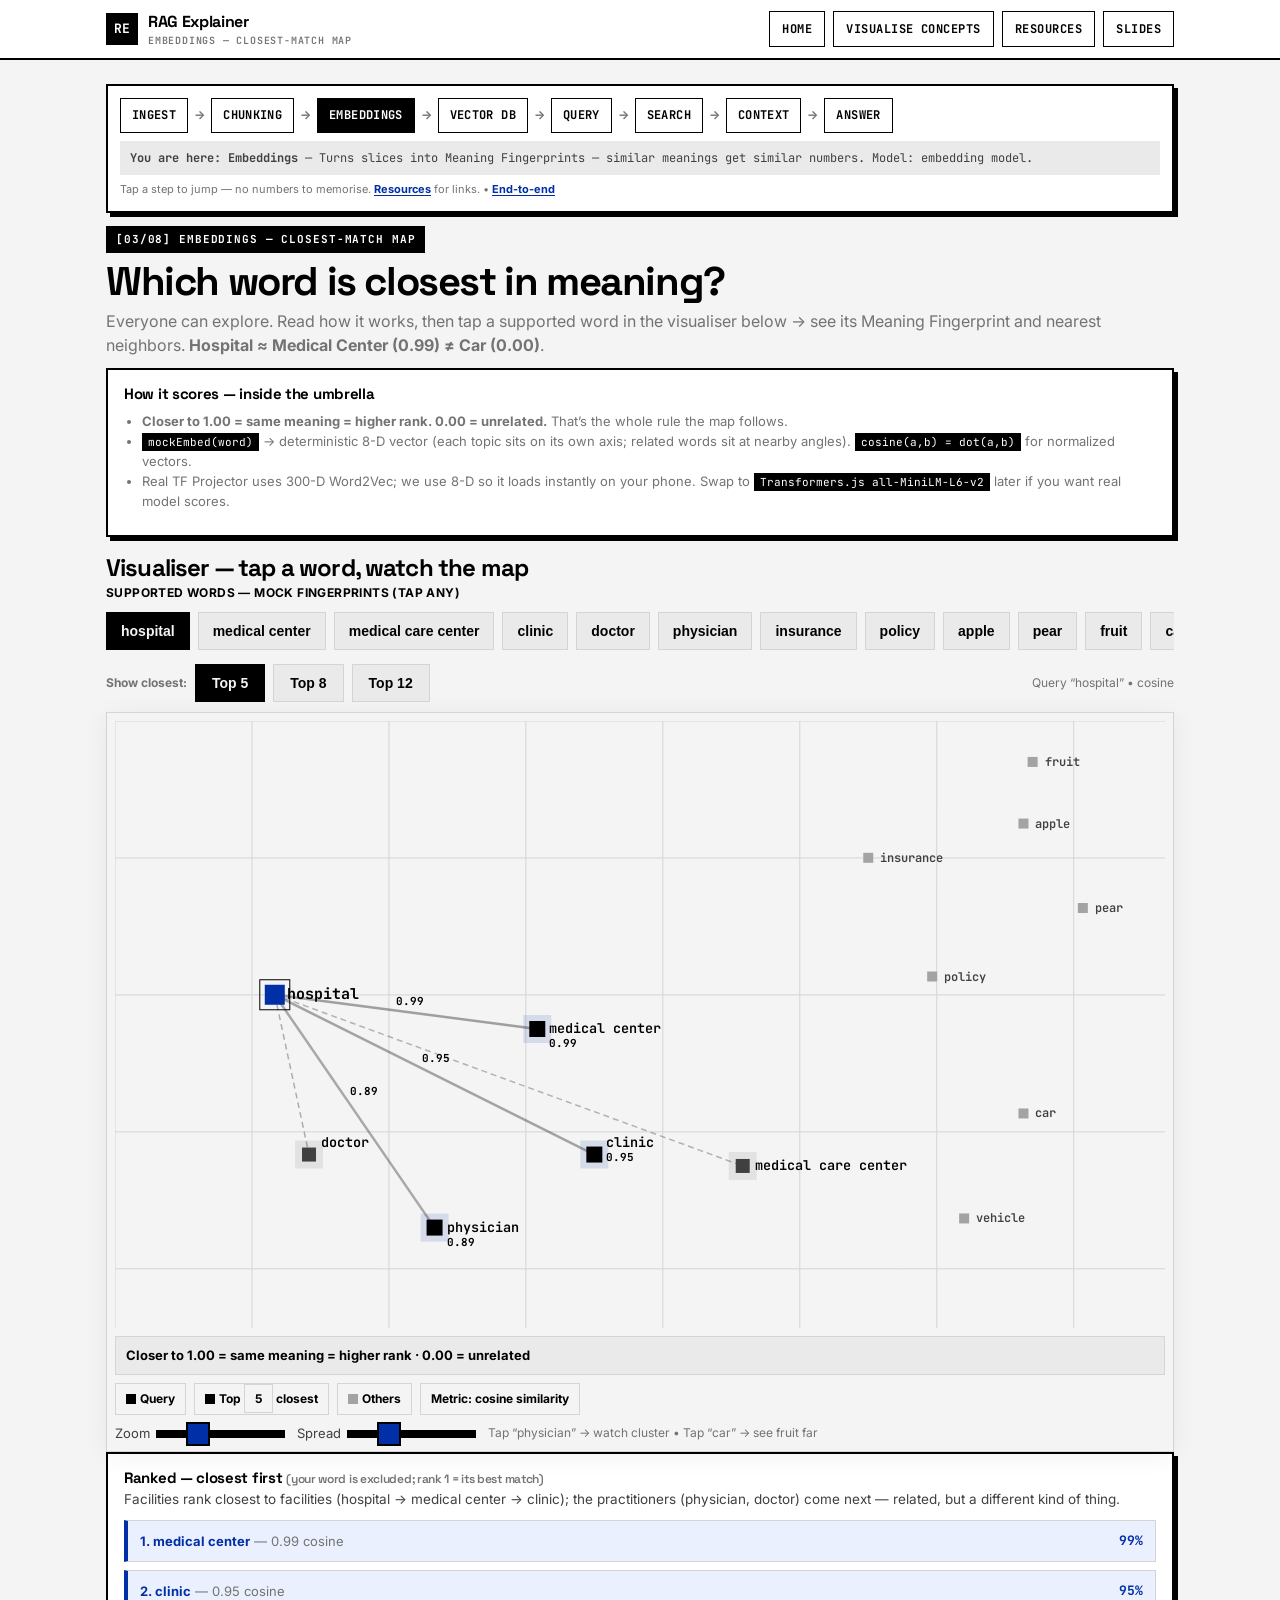
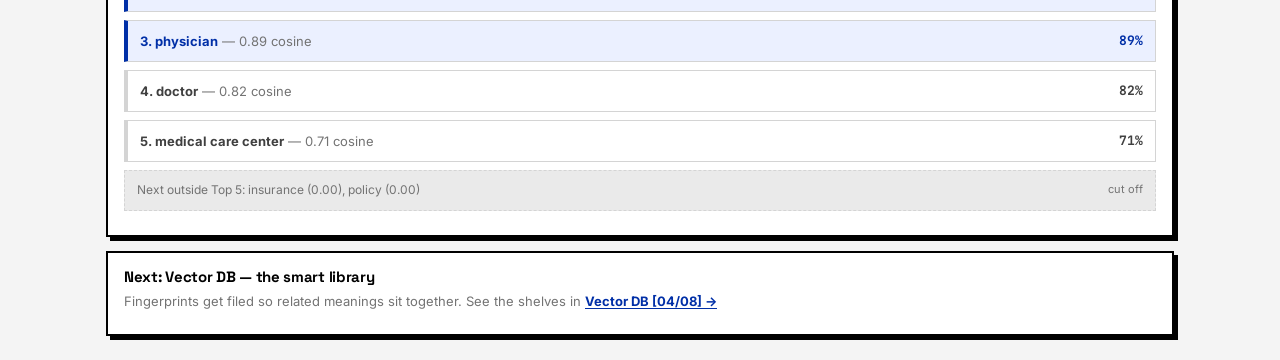
<file: demos/03_vector_map.html>
<!doctype html>
<html lang="en">
<head>
<meta charset="utf-8">
<meta name="viewport" content="width=device-width,initial-scale=1,viewport-fit=cover"><link rel="preconnect" href="https://fonts.googleapis.com"><link rel="preconnect" href="https://fonts.gstatic.com" crossorigin><link rel="stylesheet" href="https://fonts.googleapis.com/css2?family=Space+Grotesk:wght@500;700&family=Inter:wght@400;600;700&family=JetBrains+Mono:wght@400;700&display=swap">
<title>Closest-Match Map — RAG Explainer</title>
<link rel="stylesheet" href="../assets/style.css?v=8">
<style>
.map-wrap{position:relative;touch-action:none;overflow:hidden}
.legend{display:flex;gap:8px;flex-wrap:wrap;margin:8px 0}
.legend span{font-size:12px;font-weight:700;padding:6px 10px;border-radius:0;background:#F4F4F4;border:1px solid #D4D4D4;color:#000000}
@media(max-width:640px){.legend span{font-size:13px;padding:7px 12px}}
.dot{width:10px;height:10px;border-radius:0;display:inline-block;margin-right:4px;vertical-align:middle}
.chips{display:flex;gap:8px;flex-wrap:nowrap;overflow-x:auto;padding-bottom:4px;margin:10px 0;-webkit-overflow-scrolling:touch}
.chips::-webkit-scrollbar{display:none}
.chip{padding:10px 14px;border-radius:0;background:#EAEAEA;border:1px solid #D4D4D4;font-size:14px;font-weight:700;color:#000000;cursor:pointer;transition:.15s;white-space:nowrap;flex-shrink:0}
@media(max-width:640px){.chip{padding:11px 16px;font-size:15px}}
.chip.active{background:#000000;color:#F4F4F4;border-color:#000000}
.chip:active{transform:scale(.97)}
.kbar{display:flex;gap:8px;align-items:center;flex-wrap:wrap;margin:10px 0}
.kbar .kBtn{padding:10px 16px;border-radius:0;border:1px solid #D4D4D4;background:#EAEAEA;font-size:14px;font-weight:700;cursor:pointer}
@media(max-width:640px){.kbar .kBtn{padding:11px 18px;font-size:15px}}
.kbar .kBtn.active{background:#000000;color:#F4F4F4;border-color:#000000}
.canvas-wrap{background:#F4F4F4;border:1px solid #D4D4D4;border-radius:0;padding:8px;box-shadow:0 4px 24px rgba(0,0,0,.06)}
.canvas-wrap canvas{width:100%;height:auto;display:block;border-radius:0;touch-action:none}
.score-hint{margin-top:8px;font-size:13px;font-weight:700;color:#000000;background:#EAEAEA;border:1px solid #D4D4D4;border-radius:0;padding:8px 10px}
.results{max-height:46vh;overflow:auto}
@media(max-width:640px){.results{max-height:40vh}.canvas-wrap{padding:6px}}
</style>
</head>
<body>
<header class="topbar"><div class="topbar-inner">
  <div class="brand"><div class="brand-mark">RE</div><div>RAG Explainer <small>Embeddings — Closest-Match Map</small></div></div>
  <nav class="nav"><a href="../index.html">Home</a><a href="../index.html#visualise">Visualise Concepts</a><a href="../resources.html">Resources</a><a href="../slides/rag_explainer.pptx">Slides</a></nav>
</div></header>
<main class="wrap">
  <div id="pipeline" style="margin-bottom:12px"></div>
  <div class="kicker">[03/08] Embeddings — Closest-Match Map</div>
  <h1 style="margin:8px 0 6px;color:#000000">Which word is closest in meaning?</h1>
  <p style="color:#737373;margin:0 0 10px">Everyone can explore. Read how it works, then tap a supported word in the visualiser below → see its Meaning Fingerprint and nearest neighbors. <strong>Hospital ≈ Medical Center (0.99) ≠ Car (0.00)</strong>.</p>

  <div class="card" id="howCard">
    <h3 style="margin:0">How it scores — inside the umbrella</h3>
    <ul style="font-size:13px;color:#737373;padding-left:18px;margin:8px 0">
      <li><strong>Closer to 1.00 = same meaning = higher rank. 0.00 = unrelated.</strong> That’s the whole rule the map follows.</li>
      <li><code>mockEmbed(word)</code> → deterministic 8-D vector (each topic sits on its own axis; related words sit at nearby angles). <code>cosine(a,b) = dot(a,b)</code> for normalized vectors.</li>
      <li>Real TF Projector uses 300-D Word2Vec; we use 8-D so it loads instantly on your phone. Swap to <code>Transformers.js all-MiniLM-L6-v2</code> later if you want real model scores.</li>
    </ul>
  </div>

  <h2 style="margin:18px 0 2px;color:#000000">Visualiser — tap a word, watch the map</h2>
  <div id="visualControls">
    <div style="font-size:12px;font-weight:700;color:#000000;letter-spacing:.4px;text-transform:uppercase;margin-bottom:6px">Supported words — mock fingerprints (tap any)</div>
    <div id="chips" class="chips"></div>
    <div class="kbar">
      <span style="font-size:12px;font-weight:700;color:#737373">Show closest:</span>
      <button class="kBtn active" data-k="5">Top 5</button>
      <button class="kBtn" data-k="8">Top 8</button>
      <button class="kBtn" data-k="12">Top 12</button>
      <span id="selInfo" style="font-size:12px;color:#737373;margin-left:auto"></span>
    </div>
  </div>

  <div class="canvas-wrap map-wrap">
    <canvas id="map" width="900" height="520"></canvas>
    <div class="score-hint">Closer to <strong>1.00</strong> = same meaning = <strong>higher rank</strong> · 0.00 = unrelated</div>
    <div class="legend" id="legend">
      <span><i class="dot" style="background:#000000"></i>Query</span>
      <span><i class="dot" style="background:#000000"></i>Top <span id="legendK">5</span> closest</span>
      <span><i class="dot" style="background:#A3A3A3"></i>Others</span>
      <span>Metric: cosine similarity</span>
    </div>
    <div class="range-row"><label>Zoom <input type="range" id="zoom" min="60" max="200" value="100"></label><label>Spread <input type="range" id="spread" min="60" max="200" value="100"></label><span id="hint" class="flow-note">Tap “physician” → watch cluster • Tap “car” → see fruit far</span></div>
  </div>

  <div class="card" id="rankCard">
    <h3 style="margin:0">Ranked — closest first <span style="font-weight:600;color:#737373;font-size:12px">(your word is excluded; rank 1 = its best match)</span></h3>
    <p class="help" style="margin:2px 0 6px">Facilities rank closest to facilities (hospital → medical center → clinic); the practitioners (physician, doctor) come next — related, but a different kind of thing.</p>
    <ul id="list" class="list"></ul>
  </div>

  <div class="card" style="margin-top:14px">
    <h3 style="margin:0">Next: Vector DB — the smart library</h3>
    <p style="font-size:13px;color:#737373;margin:6px 0">Fingerprints get filed so related meanings sit together. See the shelves in <a href="04b_vectordb.html" style="font-weight:700">Vector DB [04/08] →</a></p>
  </div>
</main>
<script src="../assets/pipeline.js?v=18"></script>
<script src="../assets/common.js?v=12"></script>
<script>
const WORDS=["hospital","medical center","medical care center","clinic","doctor","physician","insurance","policy","apple","pear","fruit","car","vehicle"];
const POS={
  "hospital":[70,120], "medical center":[185,135], "clinic":[210,190], "physician":[140,222], "doctor":[85,190], "medical care center":[275,195],
  "insurance":[330,60], "policy":[358,112],
  "apple":[398,45], "pear":[424,82], "fruit":[402,18],
  "car":[398,172], "vehicle":[372,218]
};
const canvas=document.getElementById('map'), ctx=canvas.getContext('2d');
const list=document.getElementById('list'), chipsDiv=document.getElementById('chips'), selInfo=document.getElementById('selInfo'), legendK=document.getElementById('legendK');
let selectedQuery="hospital", selectedK=5;
let zoom=100, spread=100;
let panX=0, panY=0;
document.getElementById('zoom').addEventListener('input', e=>{zoom=+e.target.value; draw();});
document.getElementById('spread').addEventListener('input', e=>{spread=+e.target.value; draw();});

function renderChips(){
  chipsDiv.innerHTML=WORDS.map(w=>{
    const active = w===selectedQuery ? ' active': '';
    return `<button class="chip${active}" data-w="${w}">${w}</button>`;
  }).join("");
  chipsDiv.querySelectorAll('.chip').forEach(btn=>{
    btn.addEventListener('click', ()=>{
      selectedQuery=btn.dataset.w;
      renderChips();
      draw();
    });
  });
}
document.querySelectorAll('.kBtn').forEach(b=>{
  b.addEventListener('click', ()=>{
    document.querySelectorAll('.kBtn').forEach(x=>x.classList.remove('active'));
    b.classList.add('active');
    selectedK=parseInt(b.dataset.k,10);
    draw();
  });
});

let lastRanked=[];
function draw(){
  const query = selectedQuery;
  const k_sel = selectedK;
  legendK.textContent=k_sel;
  selInfo.textContent=`Query “${query}” • cosine`;
  lastRanked = topK(query, WORDS, WORDS.length);
  // CSS-pixel drawing space: model positions scale by k, fonts render true-size
  const dpr = window.devicePixelRatio || 1;
  const W = canvas.clientWidth, H = Math.round(W*270/460);
  const k = W/460;
  const s = (spread/100)*(zoom/100)*k;
  const cx=W/2+panX, cy=H/2+panY;
  ctx.setTransform(dpr,0,0,dpr,0,0);
  ctx.clearRect(0,0,W,H);
  ctx.strokeStyle="#D4D4D4"; ctx.lineWidth=1;
  const step=60*k;
  for(let x=0;x<=W;x+=step){ ctx.beginPath(); ctx.moveTo(x,0); ctx.lineTo(x,H); ctx.stroke(); }
  for(let y=0;y<=H;y+=step){ ctx.beginPath(); ctx.moveTo(0,y); ctx.lineTo(W,y); ctx.stroke(); }
  const qKey = query.toLowerCase();
  const qPos = POS[qKey] || [230, 135];
  function tr(p){ return [(p[0]-230)*s + cx, (p[1]-135)*s + cy]; }
  const tQ = tr(qPos);
  for(let i=0;i<Math.min(k_sel, lastRanked.length);i++){
    const r=lastRanked[i];
    if(r.text.toLowerCase()===qKey) continue;
    const p=POS[r.text] || [290, 180];
    const tp=tr(p);
    const alpha = 0.35 - (i*0.02);
    ctx.strokeStyle=`rgba(0,0,0,${Math.max(0.12, alpha)})`;
    ctx.lineWidth = i<3 ? 2.5 : 1.5;
    if(i>=3) ctx.setLineDash([6,4]); else ctx.setLineDash([]);
    ctx.beginPath(); ctx.moveTo(tQ[0], tQ[1]); ctx.lineTo(tp[0], tp[1]); ctx.stroke();
    ctx.setLineDash([]);
    if(i<3){
      const mx=tQ[0]+(tp[0]-tQ[0])*0.45, my=tQ[1]+(tp[1]-tQ[1])*0.45;
      ctx.fillStyle="#000000"; ctx.font='700 11px "JetBrains Mono", monospace';
      ctx.fillText(r.score.toFixed(2), mx+3, my-5);
    }
  }
  for(const w of WORDS){
    const p=tr(POS[w]||[260,160]);
    const rank = lastRanked.findIndex(r=>r.text===w);
    const score = rank>=0? lastRanked[rank].score : 0;
    const isQuery = w.toLowerCase()===qKey;
    const isTopK = rank>=0 && rank<k_sel && !isQuery;
    const isTop3 = rank>=0 && rank<3;
    if(isTopK){
      ctx.fillStyle = isTop3 ? "rgba(0,47,167,.12)" : "rgba(0,0,0,.07)";
      ctx.fillRect(p[0]-14, p[1]-14, 28, 28);
    }
    if(isQuery){ ctx.fillStyle="#002FA7"; ctx.fillRect(p[0]-10,p[1]-10,20,20); ctx.strokeStyle="#000000"; ctx.lineWidth=1; ctx.strokeRect(p[0]-15,p[1]-15,30,30); }
    else if(isTopK){ ctx.fillStyle = isTop3 ? "#000000" : "#404040"; const sz=isTop3?16:14; ctx.fillRect(p[0]-sz/2,p[1]-sz/2,sz,sz); }
    else { ctx.fillStyle="#A3A3A3"; ctx.fillRect(p[0]-5,p[1]-5,10,10); }
    ctx.font = isQuery ? "700 15px JetBrains Mono" : isTopK ? "600 13.5px JetBrains Mono" : "600 12px JetBrains Mono";
    ctx.fillStyle= isQuery||isTopK ? "#000000" : "#404040";
    const labelW = ctx.measureText(w).width;
    let lx = p[0]+12, ly = p[1]+4;
    if(p[0] + labelW + 14 > W){ lx = p[0] - labelW - 12; }
    if(isTopK && rank % 2 === 1){ ly = p[1]-8; }      // alternate above/below to avoid collisions
    if(ly < 14) ly = p[1]+16;
    if(ly > H-12) ly = p[1]-8;
    ctx.fillText(w, lx, ly);
    if(isTop3){                                       // rank sublabel only for top-3 (less clutter)
      ctx.fillStyle= isTop3 ? "#000000" : "#000000";
      ctx.font="700 11px JetBrains Mono";
      ctx.fillText(score.toFixed(2), lx, ly+14);
    }
  }
  const topKList = lastRanked.slice(0,k_sel);
  list.innerHTML = topKList.map((r,i)=>{
    const pct = Math.round(r.score*100);
    const col = i<3 ? "#002FA7" : "#404040";
    const bg = i<3 ? "#EBF0FF" : "#FFFFFF";
    return `<li style="background:${bg};border:1px solid #D4D4D4;border-left:4px solid ${i<3?'#002FA7':'#D4D4D4'}"><span><strong style="color:${col}">${i+1}. ${r.text}</strong> <span style="color:#737373">— ${r.score.toFixed(2)} cosine</span></span><span class="score" style="color:${col}">${pct}%</span></li>`;
  }).join("");
  if(lastRanked.length>k_sel){
    const next = lastRanked.slice(k_sel, k_sel+2);
    list.innerHTML += `<li style="background:#EAEAEA;border-style:dashed"><span style="color:#737373;font-size:12px">Next outside Top ${k_sel}: ${next.map(n=>`${n.text} (${n.score.toFixed(2)})`).join(", ")}</span><span style="color:#737373;font-size:11px">cut off</span></li>`;
  }
}
renderChips();
draw();
function resize(){
  const dpr = window.devicePixelRatio || 1;
  const cw = canvas.clientWidth || 360;
  canvas.width = cw * dpr;
  canvas.height = Math.round(cw*520/900) * dpr;
  canvas.style.width = "100%";
  canvas.style.height = Math.round(cw*520/900) + "px";
  ctx.setTransform(dpr,0,0,dpr,0,0);
  draw();
}
window.addEventListener('resize', resize);
resize();
let lastTouchDist=0, lastPanX=0, lastPanY=0, startPanX=0, startPanY=0;
function dist(touches){
  const dx=touches[0].clientX - touches[1].clientX;
  const dy=touches[0].clientY - touches[1].clientY;
  return Math.hypot(dx,dy);
}
canvas.addEventListener('touchstart', e=>{
  if(e.touches.length===1){
    startPanX=e.touches[0].clientX; startPanY=e.touches[0].clientY;
    lastPanX=panX; lastPanY=panY;
  } else if(e.touches.length===2){
    lastTouchDist=dist(e.touches);
  }
  if(e.touches.length>1) e.preventDefault();
},{passive:false});
canvas.addEventListener('touchmove', e=>{
  if(e.touches.length===1){
    panX = lastPanX + (e.touches[0].clientX - startPanX);
    panY = lastPanY + (e.touches[0].clientY - startPanY);
    panX=Math.max(-260, Math.min(260, panX));
    panY=Math.max(-160, Math.min(160, panY));
    draw();
  } else if(e.touches.length===2){
    const d=dist(e.touches);
    const delta = (d - lastTouchDist) * 0.35;
    zoom = Math.max(50, Math.min(160, zoom + delta));
    document.getElementById('zoom').value=zoom;
    lastTouchDist=d;
    draw();
  }
  if(e.touches.length>1) e.preventDefault();
},{passive:false});
canvas.addEventListener('touchend', e=>{ if(e.touches.length===0){ lastTouchDist=0; } },{passive:false});
let lastTap=0;
canvas.addEventListener('touchend', e=>{
  const now=Date.now();
  if(now-lastTap<300 && e.touches.length===0){ panX=0; panY=0; zoom=100; spread=100; document.getElementById('zoom').value=zoom; document.getElementById('spread').value=spread; draw(); }
  lastTap=now;
});
draw();
</script>
<script>renderPipeline('embeddings');</script>
</body>
</html>
</file>
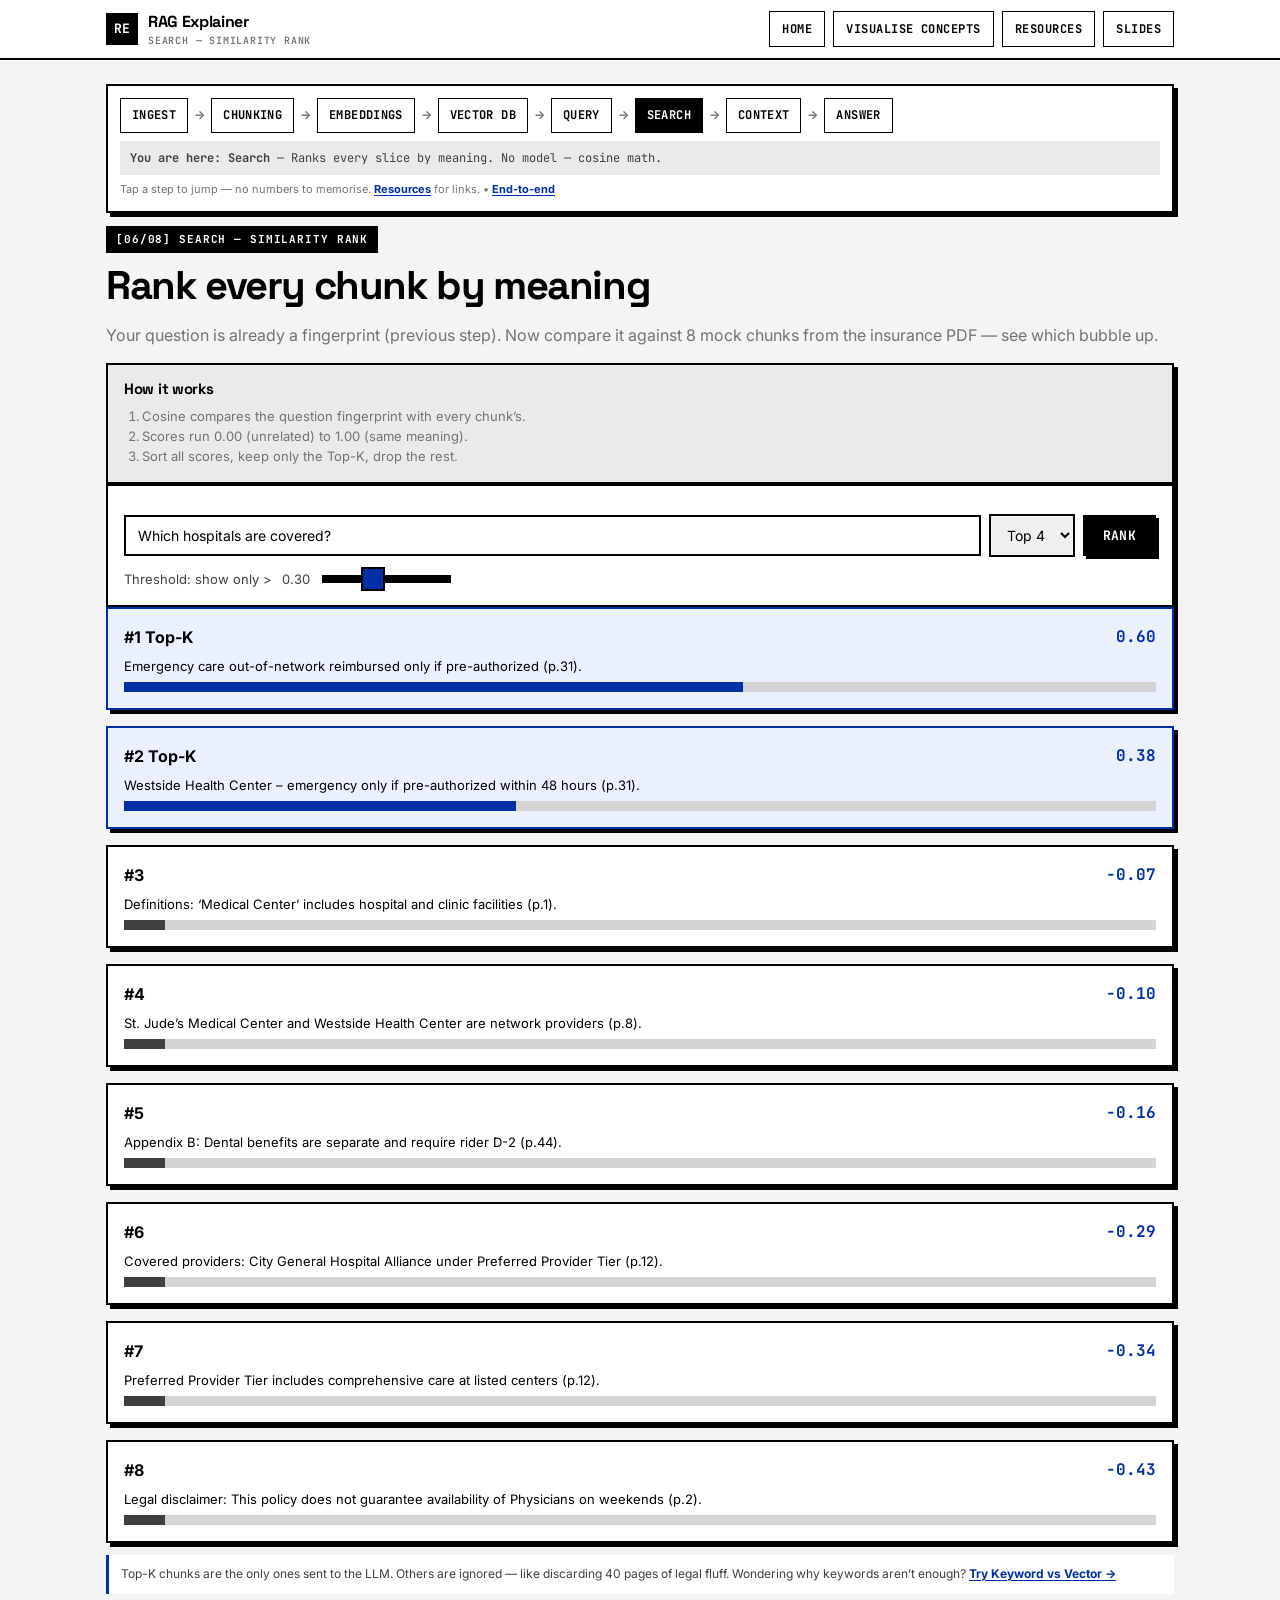
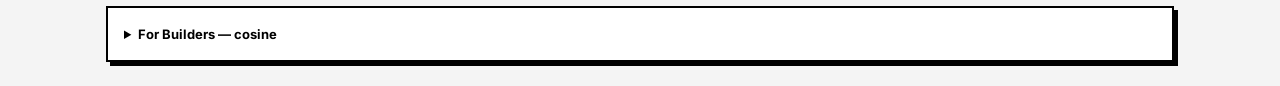
<file: demos/04_similarity_rank.html>
<!doctype html>
<html lang="en">
<head>
<meta charset="utf-8"><meta name="viewport" content="width=device-width,initial-scale=1,viewport-fit=cover"><link rel="preconnect" href="https://fonts.googleapis.com"><link rel="preconnect" href="https://fonts.gstatic.com" crossorigin><link rel="stylesheet" href="https://fonts.googleapis.com/css2?family=Space+Grotesk:wght@500;700&family=Inter:wght@400;600;700&family=JetBrains+Mono:wght@400;700&display=swap">
<title>04 Similarity Rank — RAG Explainer</title>
<link rel="stylesheet" href="../assets/style.css?v=8">
<style>.bar{height:10px;background:#D4D4D4;border-radius:0;overflow:hidden;margin-top:6px}.fill{height:100%;background:#404040;transition:width .3s}</style>
</head>
<body>
<header class="topbar"><div class="topbar-inner"><div class="brand"><div class="brand-mark">RE</div><div>RAG Explainer <small>Search — Similarity Rank</small></div></div><nav class="nav"><a href="../index.html">Home</a><a href="../index.html#visualise">Visualise Concepts</a><a href="../resources.html">Resources</a><a href="../slides/rag_explainer.pptx">Slides</a></nav></div></header>
<main class="wrap">
  <div id="pipeline" style="margin-bottom:12px"></div>
  <div class="kicker">[06/08] Search — Similarity Rank</div>
  <h1 style="color:#000000">Rank every chunk by meaning</h1>
  <p style="color:#737373">Your question is already a fingerprint (previous step). Now compare it against 8 mock chunks from the insurance PDF — see which bubble up.</p>
  <div class="card" style="margin-top:12px;background:#EAEAEA">
    <h3 style="margin:0;color:#000000">How it works</h3>
    <ol style="font-size:13px;color:#737373;padding-left:18px;margin:8px 0 0;line-height:1.55">
      <li>Cosine compares the question fingerprint with every chunk’s.</li>
      <li>Scores run 0.00 (unrelated) to 1.00 (same meaning).</li>
      <li>Sort all scores, keep only the Top-K, drop the rest.</li>
    </ol>
  </div>

  <div class="card">
    <div class="demo-bar"><input id="q" value="Which hospitals are covered?"><select id="k"><option value="3">Top 3</option><option value="4" selected>Top 4</option><option value="6">Top 6</option></select><button class="btn btn-primary" id="go">Rank</button></div>
    <div class="range-row">Threshold: show only &gt; <span id="thrV">0.30</span> <input type="range" id="thr" min="0" max="80" value="30"></div>
  </div>

  <div id="list" class="grid"></div>
  <p class="note" style="margin-top:12px">Top-K chunks are the only ones sent to the LLM. Others are ignored — like discarding 40 pages of legal fluff. Wondering why keywords aren’t enough? <a href="01_keyword_vs_vector.html" style="font-weight:700">Try Keyword vs Vector →</a></p>
  <details class="card details"><summary>For Builders — cosine</summary><p class="flow-note">cosine = dot(a,b) for normalized vectors. Here Top-K=4. Real DBs use ANN for 10k+ vectors.</p></details>
</main>
<script src="../assets/pipeline.js?v=18"></script>
<script src="../assets/common.js?v=12"></script>
<script>
const chunks=[
  "Covered providers: City General Hospital Alliance under Preferred Provider Tier (p.12).",
  "St. Jude’s Medical Center and Westside Health Center are network providers (p.8).",
  "Westside Health Center – emergency only if pre-authorized within 48 hours (p.31).",
  "Emergency care out-of-network reimbursed only if pre-authorized (p.31).",
  "Legal disclaimer: This policy does not guarantee availability of Physicians on weekends (p.2).",
  "Appendix B: Dental benefits are separate and require rider D-2 (p.44).",
  "Definitions: ‘Medical Center’ includes hospital and clinic facilities (p.1).",
  "Preferred Provider Tier includes comprehensive care at listed centers (p.12)."
];
const q=document.getElementById('q'), kSel=document.getElementById('k'), thr=document.getElementById('thr'), thrV=document.getElementById('thrV'), list=document.getElementById('list');
function render(){
  const query=q.value.trim()||"Which hospitals are covered?";
  const k=parseInt(kSel.value,10); const t=parseInt(thr.value,10)/100; thrV.textContent=t.toFixed(2);
  const ranked=chunks.map(c=>({text:c, score:cosine(mockEmbed(query), mockEmbed(c))})).sort((a,b)=>b.score-a.score);
  const filtered=ranked.filter(r=>r.score>=t);
  const top=filtered.slice(0,k);
  list.innerHTML=ranked.map((r,i)=>{
    const isTop = top.some(x=>x.text===r.text);
    const w=Math.max(4, Math.round((r.score)*100));
    return `<div class="card" style="${isTop?'border-color:#002FA7;background:#EBF0FF':''}"><div style="display:flex;justify-content:space-between;gap:8px"><strong style="color:${isTop?'#000000':'#000000'}">#${i+1} ${isTop?'Top-K':''}</strong><span class="score">${r.score.toFixed(2)}</span></div><div style="font-size:13px;color:#000000;margin-top:6px">${r.text}</div><div class="bar"><div class="fill" style="width:${w}%;${isTop?'background:#002FA7':''}"></div></div></div>`;
  }).join("");
}
document.getElementById('go').addEventListener('click', render); thr.addEventListener('input', render); kSel.addEventListener('change', render); q.addEventListener('keydown', e=>{if(e.key==='Enter') render();}); render();
renderPipeline('search');
</script>
</body>
</html>
</file>
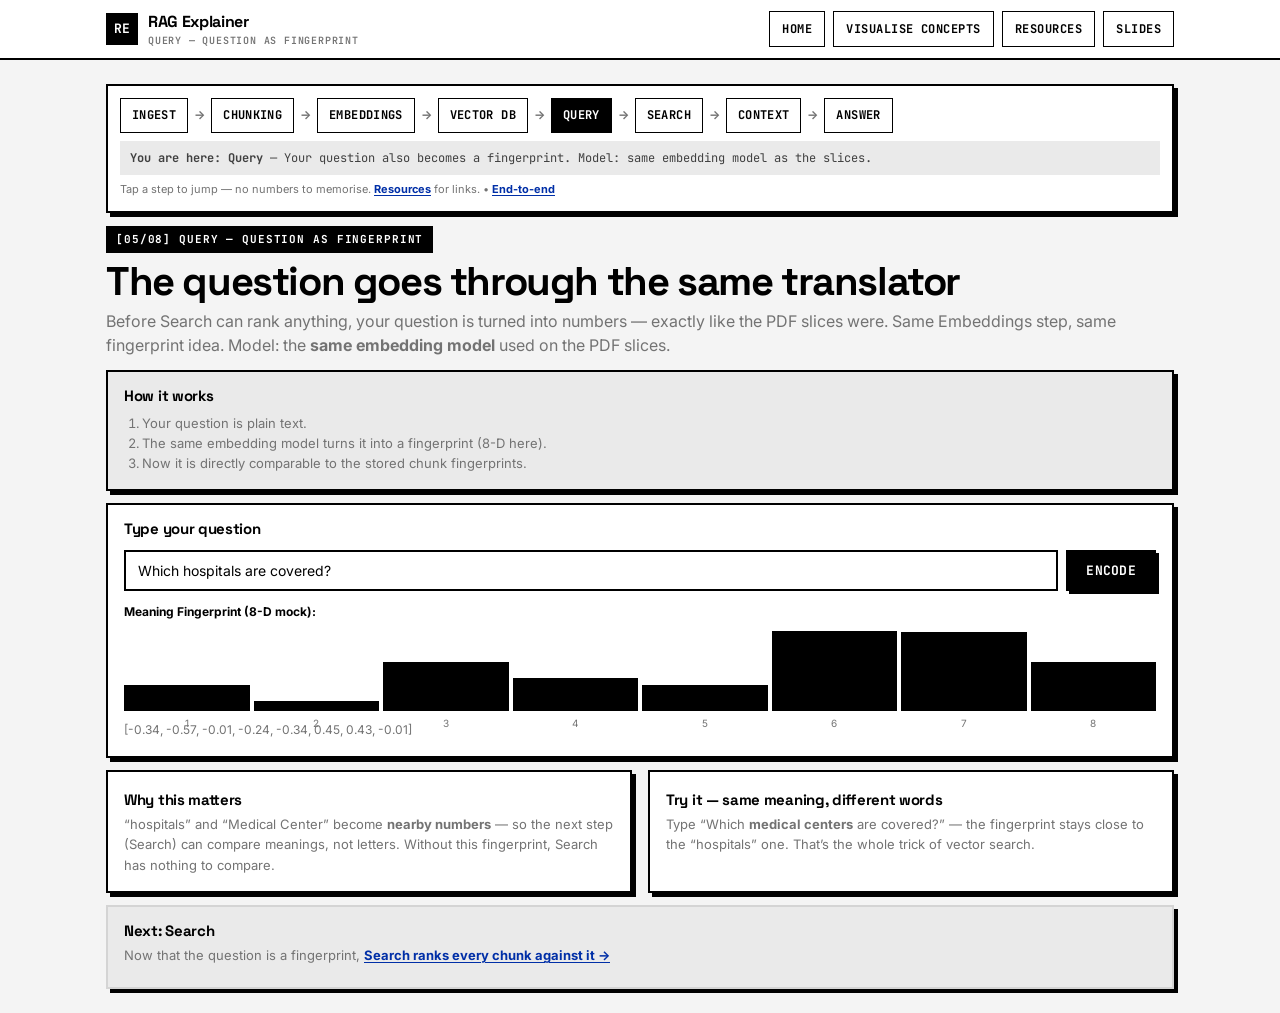
<file: demos/04a_query.html>
<!doctype html>
<html lang="en">
<head>
<meta charset="utf-8"><meta name="viewport" content="width=device-width,initial-scale=1,viewport-fit=cover"><link rel="preconnect" href="https://fonts.googleapis.com"><link rel="preconnect" href="https://fonts.gstatic.com" crossorigin><link rel="stylesheet" href="https://fonts.googleapis.com/css2?family=Space+Grotesk:wght@500;700&family=Inter:wght@400;600;700&family=JetBrains+Mono:wght@400;700&display=swap">
<title>Query — RAG Explainer</title>
<link rel="stylesheet" href="../assets/style.css?v=8">
<style>
.fpbar{display:flex;gap:4px;align-items:flex-end;height:80px;margin:10px 0}
.fpbar .col{flex:1;background:#000000;border-radius:0 6px 0 0;min-width:8px;position:relative}
.fpbar .col span{position:absolute;bottom:-20px;left:50%;transform:translateX(-50%);font-size:10px;color:#737373}
</style>
</head>
<body>
<header class="topbar"><div class="topbar-inner"><div class="brand"><div class="brand-mark">RE</div><div>RAG Explainer <small>Query — Question as Fingerprint</small></div></div><nav class="nav"><a href="../index.html">Home</a><a href="../index.html#visualise">Visualise Concepts</a><a href="../resources.html">Resources</a><a href="../slides/rag_explainer.pptx">Slides</a></nav></div></header>
<main class="wrap">
  <div id="pipeline" style="margin-bottom:12px"></div>
  <div class="kicker">[05/08] Query — Question as Fingerprint</div>
  <h1 style="color:#000000;margin:8px 0 6px">The question goes through the same translator</h1>
  <p style="color:#737373;margin:0">Before Search can rank anything, your question is turned into numbers — exactly like the PDF slices were. Same Embeddings step, same fingerprint idea. Model: the <strong>same embedding model</strong> used on the PDF slices.</p>
  <div class="card" style="margin-top:12px;background:#EAEAEA">
    <h3 style="margin:0;color:#000000">How it works</h3>
    <ol style="font-size:13px;color:#737373;padding-left:18px;margin:8px 0 0;line-height:1.55">
      <li>Your question is plain text.</li>
      <li>The same embedding model turns it into a fingerprint (8-D here).</li>
      <li>Now it is directly comparable to the stored chunk fingerprints.</li>
    </ol>
  </div>

  <div class="card" style="margin-top:12px">
    <h3 style="margin:0;color:#000000">Type your question</h3>
    <div class="demo-bar"><input id="q" value="Which hospitals are covered?"><button class="btn btn-primary" id="go">Encode</button></div>
    <div id="fp" style="display:none">
      <div style="font-size:12px;font-weight:700;color:#000000;margin-top:8px">Meaning Fingerprint (8-D mock):</div>
      <div class="fpbar" id="fpbar"></div>
      <div id="fpnums" style="font-size:12px;color:#737373;font-family:"JetBrains Mono",ui-monospace,monospace"></div>
    </div>
  </div>

  <div class="grid grid-2" style="margin-top:12px">
    <div class="card"><h3>Why this matters</h3><p style="font-size:13px;color:#737373">“hospitals” and “Medical Center” become <strong>nearby numbers</strong> — so the next step (Search) can compare meanings, not letters. Without this fingerprint, Search has nothing to compare.</p></div>
    <div class="card"><h3>Try it — same meaning, different words</h3><p style="font-size:13px;color:#737373">Type “Which <strong>medical centers</strong> are covered?” — the fingerprint stays close to the “hospitals” one. That’s the whole trick of vector search.</p></div>
  </div>

  <div class="card" style="margin-top:12px;background:#EAEAEA;border-color:#D4D4D4">
    <h3 style="margin:0;color:#000000">Next: Search</h3>
    <p style="font-size:13px;color:#737373;margin:6px 0">Now that the question is a fingerprint, <a href="04_similarity_rank.html" style="font-weight:700">Search ranks every chunk against it →</a></p>
  </div>
</main>
<script src="../assets/pipeline.js?v=18"></script>
<script src="../assets/common.js?v=12"></script>
<script>
const q=document.getElementById('q'), go=document.getElementById('go'), fp=document.getElementById('fp'), fpbar=document.getElementById('fpbar'), fpnums=document.getElementById('fpnums');
function encode(){
  const query=q.value.trim()||"Which hospitals are covered?";
  const v=mockEmbed(query);
  const min=Math.min(...v), max=Math.max(...v);
  fpbar.innerHTML=v.map((x,i)=>{
    const h=Math.round(((x-min)/((max-min)||1))*70+10);
    return `<div class="col" style="height:${h}px"><span>${i+1}</span></div>`;
  }).join("");
  fpnums.textContent="["+v.map(x=>x.toFixed(2)).join(", ")+"]";
  fp.style.display="block";
}
go.addEventListener('click', encode);
q.addEventListener('keydown', e=>{ if(e.key==='Enter') encode(); });
encode();
renderPipeline('query');
</script>
</body>
</html>
</file>
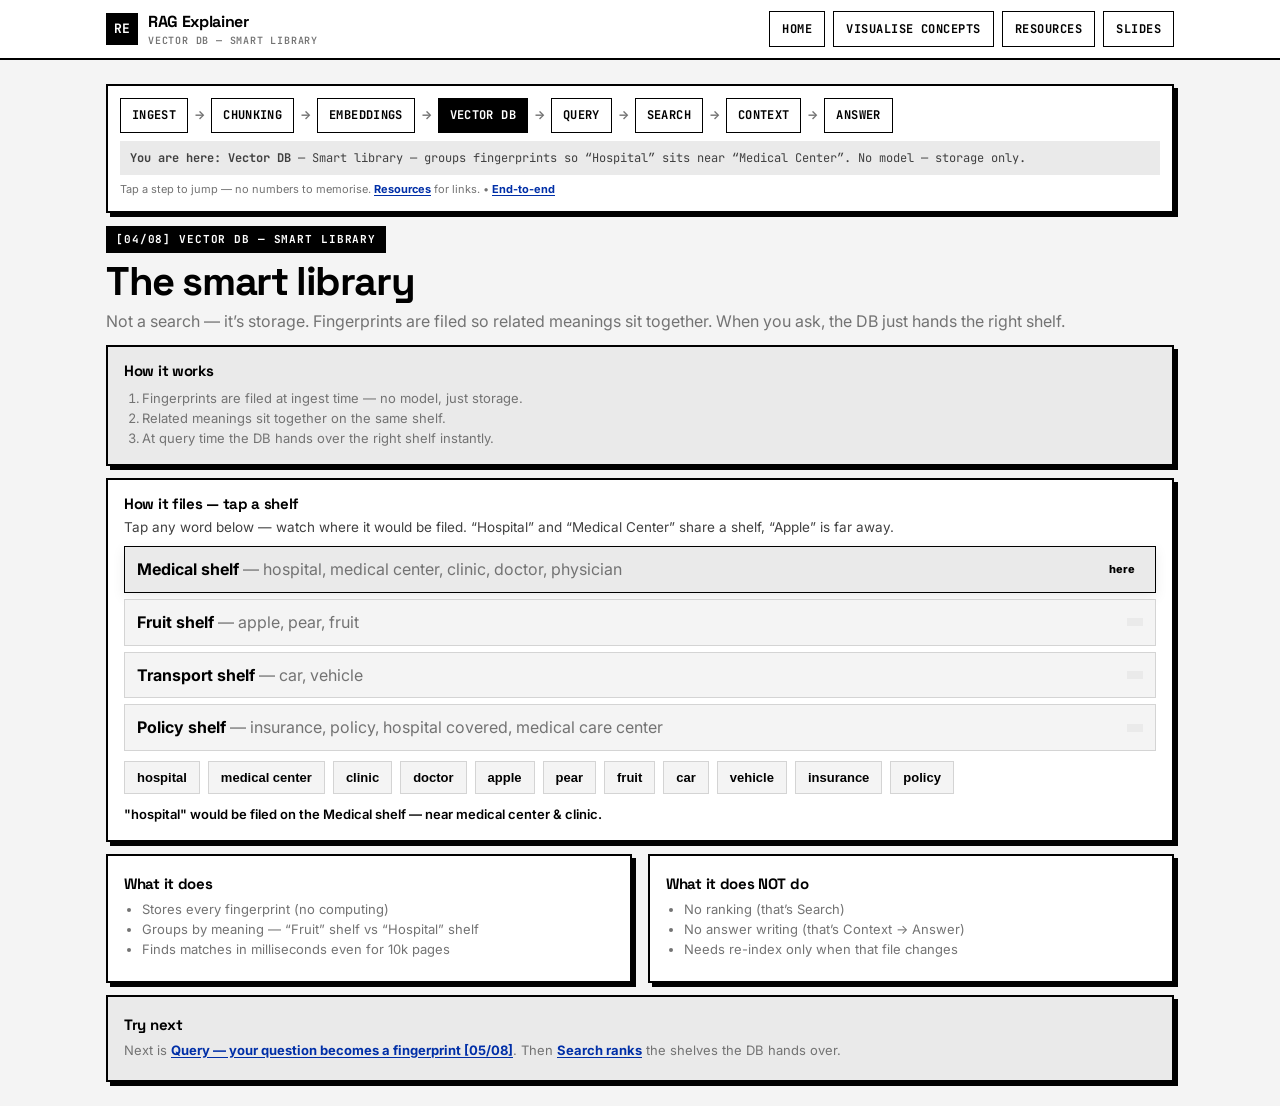
<file: demos/04b_vectordb.html>
<!doctype html>
<html lang="en">
<head><meta charset="utf-8"><meta name="viewport" content="width=device-width,initial-scale=1,viewport-fit=cover"><link rel="preconnect" href="https://fonts.googleapis.com"><link rel="preconnect" href="https://fonts.gstatic.com" crossorigin><link rel="stylesheet" href="https://fonts.googleapis.com/css2?family=Space+Grotesk:wght@500;700&family=Inter:wght@400;600;700&family=JetBrains+Mono:wght@400;700&display=swap">
<title>Vector DB — RAG Explainer</title><link rel="stylesheet" href="../assets/style.css?v=8">
<style>.shelf{padding:10px 12px;border-radius:0;border:1px solid #D4D4D4;background:#F4F4F4;margin:6px 0;display:flex;justify-content:space-between;align-items:center}.shelf.hl{border-color:#000000;background:#EAEAEA;box-shadow:0 4px 12px rgba(0,0,0,.08)}.tag{font-size:11px;font-weight:800;padding:4px 8px;border-radius:0;background:#EAEAEA;color:#000000}</style>
</head>
<body>
<header class="topbar"><div class="topbar-inner"><div class="brand"><div class="brand-mark">RE</div><div>RAG Explainer <small>Vector DB — Smart Library</small></div></div><nav class="nav"><a href="../index.html">Home</a><a href="../index.html#visualise">Visualise Concepts</a><a href="../resources.html">Resources</a><a href="../slides/rag_explainer.pptx">Slides</a></nav></div></header>
<main class="wrap">
  <div id="pipeline" style="margin-bottom:12px"></div>
  <div class="kicker">[04/08] Vector DB — Smart Library</div>
  <h1 style="color:#000000;margin:8px 0 6px">The smart library</h1>
  <p style="color:#737373;margin:0">Not a search — it’s storage. Fingerprints are filed so related meanings sit together. When you ask, the DB just hands the right shelf.</p>
  <div class="card" style="margin-top:12px;background:#EAEAEA">
    <h3 style="margin:0;color:#000000">How it works</h3>
    <ol style="font-size:13px;color:#737373;padding-left:18px;margin:8px 0 0;line-height:1.55">
      <li>Fingerprints are filed at ingest time — no model, just storage.</li>
      <li>Related meanings sit together on the same shelf.</li>
      <li>At query time the DB hands over the right shelf instantly.</li>
    </ol>
  </div>

  <div class="card" style="margin-top:12px">
    <h3 style="margin:0;color:#000000">How it files — tap a shelf</h3>
    <p class="help" style="margin:4px 0 8px">Tap any word below — watch where it would be filed. “Hospital” and “Medical Center” share a shelf, “Apple” is far away.</p>
    <div id="shelves"></div>
    <div style="display:flex;gap:8px;flex-wrap:wrap;margin-top:10px" id="words"></div>
    <p id="explain" style="font-size:13px;color:#000000;margin-top:10px;font-weight:600"></p>
  </div>

  <div class="grid grid-2" style="margin-top:12px">
    <div class="card"><h3>What it does</h3><ul style="font-size:13px;color:#737373;padding-left:18px;margin:6px 0"><li>Stores every fingerprint (no computing)</li><li>Groups by meaning — “Fruit” shelf vs “Hospital” shelf</li><li>Finds matches in milliseconds even for 10k pages</li></ul></div>
    <div class="card"><h3>What it does NOT do</h3><ul style="font-size:13px;color:#737373;padding-left:18px;margin:6px 0"><li>No ranking (that’s Search)</li><li>No answer writing (that’s Context → Answer)</li><li>Needs re-index only when that file changes</li></ul></div>
  </div>

  <div class="card" style="margin-top:12px;background:#EAEAEA">
    <h3>Try next</h3>
    <p style="font-size:13px;color:#737373;margin:4px 0">Next is <a href="04a_query.html" style="font-weight:700">Query — your question becomes a fingerprint [05/08]</a>. Then <a href="04_similarity_rank.html" style="font-weight:700">Search ranks</a> the shelves the DB hands over.</p>
  </div>
</main>
<script src="../assets/pipeline.js?v=18"></script>
<script src="../assets/common.js?v=12"></script>
<script>
const SHELVES=[
  {id:'medical', title:'Medical shelf', items:['hospital','medical center','clinic','doctor','physician']},
  {id:'fruit', title:'Fruit shelf', items:['apple','pear','fruit']},
  {id:'transport', title:'Transport shelf', items:['car','vehicle']},
  {id:'policy', title:'Policy shelf', items:['insurance','policy','hospital covered','medical care center']},
];
const ALL=["hospital","medical center","clinic","doctor","apple","pear","fruit","car","vehicle","insurance","policy"];
const shelvesDiv=document.getElementById('shelves'), wordsDiv=document.getElementById('words'), explain=document.getElementById('explain');
function findShelf(w){ return SHELVES.find(s=>s.items.includes(w)); }
function renderShelves(activeWord){
  shelvesDiv.innerHTML=SHELVES.map(s=>{
    const active = s.items.includes(activeWord);
    return `<div class="shelf ${active?'hl':''}"><span><strong>${s.title}</strong> <span style="color:#737373">— ${s.items.join(', ')}</span></span><span class="tag">${active?'here':''}</span></div>`;
  }).join("");
  explain.textContent = activeWord ? `"${activeWord}" would be filed on the ${findShelf(activeWord)?.title} — near ${findShelf(activeWord)?.items.filter(x=>x!==activeWord).slice(0,2).join(' & ')}.` : 'Tap a word below.';
}
wordsDiv.innerHTML=ALL.map(w=>`<button class="chip" data-w="${w}" style="padding:8px 12px;border-radius:0;border:1px solid #D4D4D4;background:#F4F4F4;font-size:13px;font-weight:700;cursor:pointer">${w}</button>`).join("");
wordsDiv.querySelectorAll('button').forEach(b=>{
  b.addEventListener('click', ()=>{
    wordsDiv.querySelectorAll('button').forEach(x=>x.style.background='#F4F4F4')
    b.style.background='#000000'; b.style.color='#F4F4F4';
    renderShelves(b.dataset.w);
  });
});
renderShelves('hospital');
renderPipeline('vectordb');
</script>
</body>
</html>
</file>
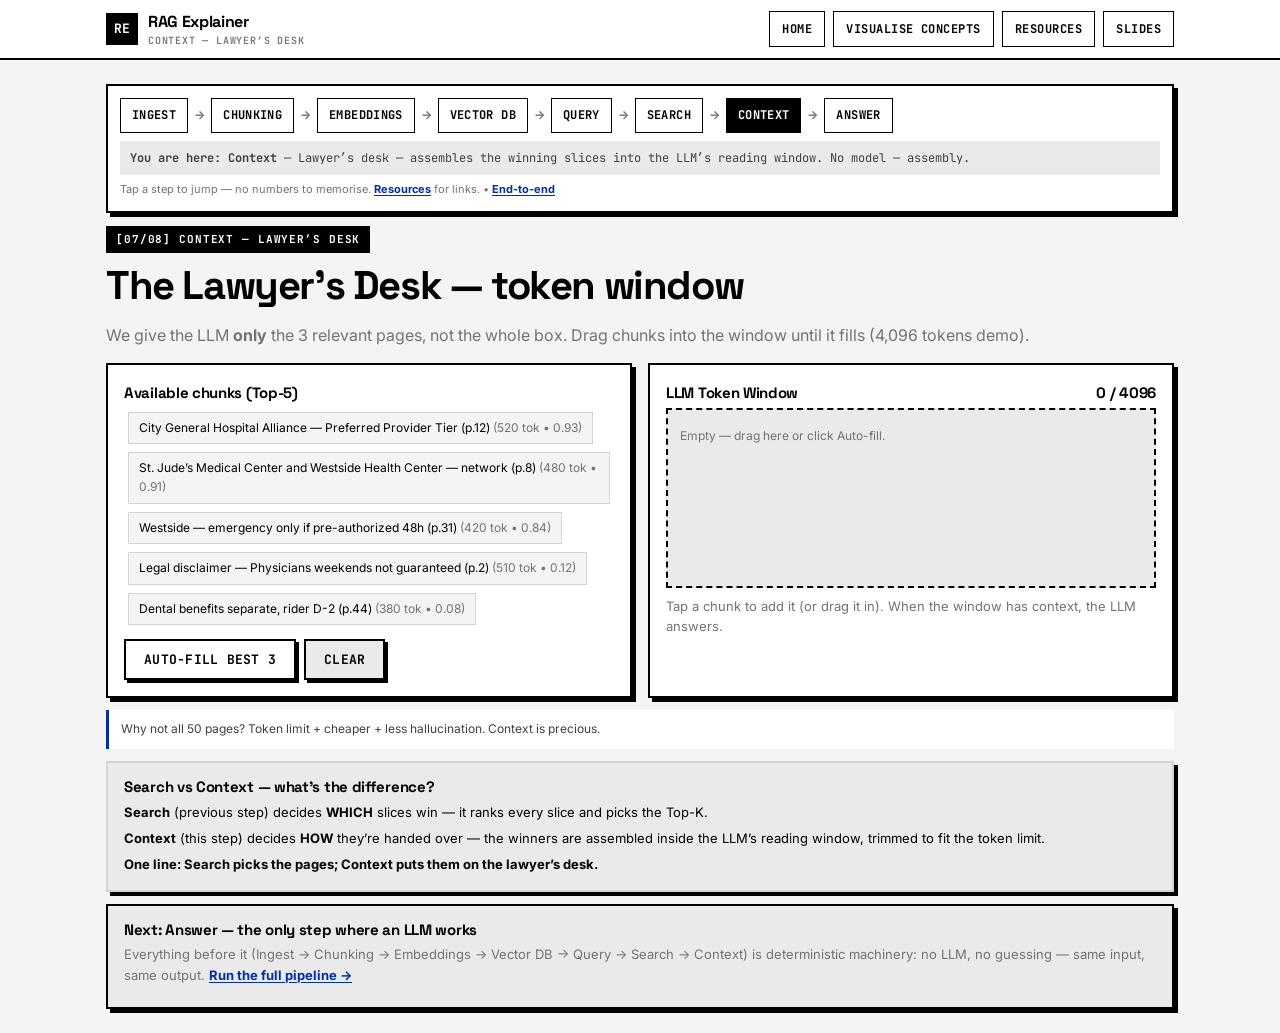
<file: demos/05_context_window.html>
<!doctype html>
<html lang="en">
<head>
<meta charset="utf-8"><meta name="viewport" content="width=device-width,initial-scale=1,viewport-fit=cover"><link rel="preconnect" href="https://fonts.googleapis.com"><link rel="preconnect" href="https://fonts.gstatic.com" crossorigin><link rel="stylesheet" href="https://fonts.googleapis.com/css2?family=Space+Grotesk:wght@500;700&family=Inter:wght@400;600;700&family=JetBrains+Mono:wght@400;700&display=swap">
<title>05 Lawyer’s Desk — RAG Explainer</title>
<link rel="stylesheet" href="../assets/style.css?v=8">
<style>.window{border:2px dashed #000000;border-radius:0;padding:12px;min-height:180px;background:#EAEAEA}.chunk-pill{display:inline-block;padding:6px 10px;background:#F4F4F4;border:1px solid #D4D4D4;border-radius:0;font-size:12px;margin:4px;cursor:grab}.window.full{border-color:#000000;background:#EAEAEA}</style>
</head>
<body>
<header class="topbar"><div class="topbar-inner"><div class="brand"><div class="brand-mark">RE</div><div>RAG Explainer <small>Context — Lawyer’s Desk</small></div></div><nav class="nav"><a href="../index.html">Home</a><a href="../index.html#visualise">Visualise Concepts</a><a href="../resources.html">Resources</a><a href="../slides/rag_explainer.pptx">Slides</a></nav></div></header>
<main class="wrap">
  <div id="pipeline" style="margin-bottom:12px"></div>
  <div class="kicker">[07/08] Context — Lawyer’s Desk</div>
  <h1 style="color:#000000">The Lawyer’s Desk — token window</h1>
  <p style="color:#737373">We give the LLM <strong>only</strong> the 3 relevant pages, not the whole box. Drag chunks into the window until it fills (4,096 tokens demo).</p>

  <div class="grid grid-2">
    <div class="card">
      <h3>Available chunks (Top-5)</h3>
      <div id="pool"></div>
      <div style="margin-top:10px;display:flex;gap:8px"><button class="btn btn-secondary" id="auto">Auto-fill Best 3</button><button class="btn btn-ghost" id="clear">Clear</button></div>
    </div>
    <div class="card">
      <h3>LLM Token Window <span id="count" style="float:right;color:#000000;font-weight:700">0 / 4096</span></h3>
      <div id="window" class="window"></div>
      <div id="status" style="margin-top:8px;font-size:13px;color:#737373">Tap a chunk to add it (or drag it in). When the window has context, the LLM answers.</div>
      <div id="answer" style="margin-top:10px;padding:10px;background:#F4F4F4;border:1px solid #D4D4D4;border-radius:0;display:none"></div>
    </div>
  </div>
  <p class="note">Why not all 50 pages? Token limit + cheaper + less hallucination. Context is precious.</p>

  <div class="card" style="margin-top:12px;background:#EAEAEA;border-color:#D4D4D4">
    <h3 style="margin:0;color:#000000">Search vs Context — what’s the difference?</h3>
    <p style="font-size:13px;color:#000000;margin:6px 0"><strong>Search</strong> (previous step) decides <strong>WHICH</strong> slices win — it ranks every slice and picks the Top-K.</p>
    <p style="font-size:13px;color:#000000;margin:6px 0"><strong>Context</strong> (this step) decides <strong>HOW</strong> they’re handed over — the winners are assembled inside the LLM’s reading window, trimmed to fit the token limit.</p>
    <p style="font-size:13px;font-weight:700;color:#000000;margin:6px 0 0">One line: Search picks the pages; Context puts them on the lawyer’s desk.</p>
  </div>

  <div class="card" style="margin-top:12px;background:#EAEAEA">
    <h3 style="margin:0;color:#000000">Next: Answer — the only step where an LLM works</h3>
    <p style="font-size:13px;color:#737373;margin:6px 0">Everything before it (Ingest → Chunking → Embeddings → Vector DB → Query → Search → Context) is deterministic machinery: no LLM, no guessing — same input, same output. <a href="06_e2e_rag.html" style="font-weight:700">Run the full pipeline →</a></p>
  </div>
</main>
<script src="../assets/pipeline.js?v=18"></script>
<script src="../assets/common.js?v=12"></script>
<script>
const chunks=[
  {id:1, text:"City General Hospital Alliance — Preferred Provider Tier (p.12)", tokens:520, score:0.93},
  {id:2, text:"St. Jude’s Medical Center and Westside Health Center — network (p.8)", tokens:480, score:0.91},
  {id:3, text:"Westside — emergency only if pre-authorized 48h (p.31)", tokens:420, score:0.84},
  {id:4, text:"Legal disclaimer — Physicians weekends not guaranteed (p.2)", tokens:510, score:0.12},
  {id:5, text:"Dental benefits separate, rider D-2 (p.44)", tokens:380, score:0.08},
];
const pool=document.getElementById('pool'), win=document.getElementById('window'), count=document.getElementById('count'), status=document.getElementById('status'), answer=document.getElementById('answer');
let used=[];
function renderPool(){
  pool.innerHTML=chunks.filter(c=>!used.includes(c.id)).map(c=>`<span class="chunk-pill" draggable="true" data-id="${c.id}">${c.text} <span style="color:#737373">(${c.tokens} tok • ${c.score.toFixed(2)})</span></span>`).join("")||'<span style="color:#737373;font-size:12px">All chunks in window — click a pill in window to remove.</span>';
  pool.querySelectorAll('.chunk-pill').forEach(el=>{
    el.addEventListener('dragstart', e=> e.dataTransfer.setData('text/plain', el.dataset.id));
    el.addEventListener('click', ()=> add(+el.dataset.id));
  });
}
function renderWindow(){
  const total=used.reduce((a,id)=> a+ chunks.find(c=>c.id===id).tokens,0);
  count.textContent=total+" / 4096";
  win.classList.toggle('full', total>4096);
  win.innerHTML=used.map(id=>{
    const c=chunks.find(x=>x.id===id);
    return `<span class="chunk-pill" style="background:#EAEAEA;border-color:#000000" data-id="${c.id}">${c.text} ✕</span>`;
  }).join("")||'<span style="color:#737373;font-size:12px">Empty — drag here or click Auto-fill.</span>';
  win.querySelectorAll('.chunk-pill').forEach(el=> el.addEventListener('click', ()=>{ used=used.filter(x=>x!==+el.dataset.id); renderAll(); }));
  if(total>4096){ status.textContent="Window overflow — remove a chunk. LLM would truncate."; answer.style.display="none"; }
  else if(total===0){ status.textContent="Tap a chunk to add it (or drag it in). When the window has context, the LLM answers."; answer.style.display="none"; }
  else {
    status.textContent=`Using ${used.length} chunk(s) • ${total} tokens. LLM can answer.`;
    const hasHosp = used.some(id=>[1,2,3].includes(id));
    answer.style.display="block";
    if(hasHosp){ answer.innerHTML='<strong style="color:#000000">AI:</strong> “According to your policy (p.12, p.8), you are covered at <strong>City General, St. Jude’s Medical Center, and Westside Health</strong>.” <span style="color:#737373">(grounded, cited)</span>'; }
    else { answer.innerHTML='<strong style="color:#000000">AI:</strong> “No hospital coverage found in provided context. Please provide more pages.” <span style="color:#737373">(hallucination avoided)</span>'; }
  }
}
function add(id){ if(!used.includes(id)){ used.push(id); renderAll(); } }
function renderAll(){ renderPool(); renderWindow(); }
document.getElementById('auto').addEventListener('click', ()=>{ used=[1,2,3]; renderAll(); });
document.getElementById('clear').addEventListener('click', ()=>{ used=[]; renderAll(); });
win.addEventListener('dragover', e=> e.preventDefault());
win.addEventListener('drop', e=>{ e.preventDefault(); const id=+e.dataTransfer.getData('text/plain'); if(id) add(id); });
renderAll();
</script>
<script>renderPipeline('context');</script>
</body>
</html>
</file>
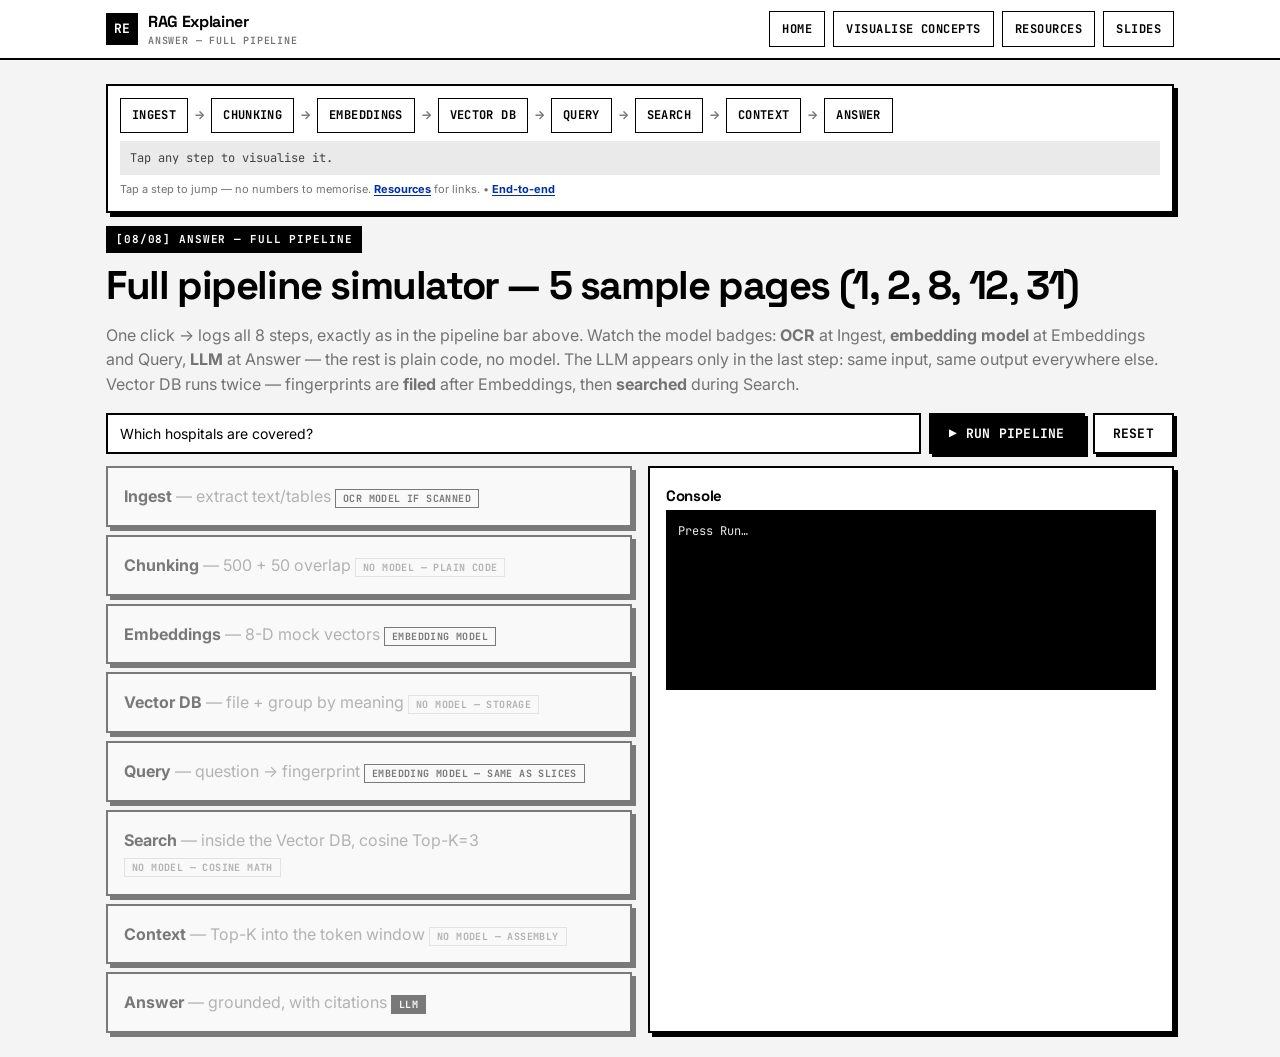
<file: demos/06_e2e_rag.html>
<!doctype html>
<html lang="en">
<head>
<meta charset="utf-8"><meta name="viewport" content="width=device-width,initial-scale=1,viewport-fit=cover"><link rel="preconnect" href="https://fonts.googleapis.com"><link rel="preconnect" href="https://fonts.gstatic.com" crossorigin><link rel="stylesheet" href="https://fonts.googleapis.com/css2?family=Space+Grotesk:wght@500;700&family=Inter:wght@400;600;700&family=JetBrains+Mono:wght@400;700&display=swap">
<title>06 Full Pipeline — RAG Explainer</title>
<link rel="stylesheet" href="../assets/style.css?v=8">
<style>.log{font-family:"JetBrains Mono",ui-monospace,monospace;font-size:12px;background:#000000;color:#EAEAEA;padding:12px;border-radius:0;white-space:pre-wrap;min-height:180px}.step{opacity:.5}.step.active{opacity:1;background:#EAEAEA;border-color:#000000}</style>
</head>
<body>
<header class="topbar"><div class="topbar-inner"><div class="brand"><div class="brand-mark">RE</div><div>RAG Explainer <small>Answer — Full Pipeline</small></div></div><nav class="nav"><a href="../index.html">Home</a><a href="../index.html#visualise">Visualise Concepts</a><a href="../resources.html">Resources</a><a href="../slides/rag_explainer.pptx">Slides</a></nav></div></header>
<main class="wrap">
  <div id="pipeline" style="margin-bottom:12px"></div>
  <div class="kicker">[08/08] Answer — Full Pipeline</div>
  <h1 style="color:#000000">Full pipeline simulator — 5 sample pages (1, 2, 8, 12, 31)</h1>
  <p style="color:#737373">One click → logs all 8 steps, exactly as in the pipeline bar above. Watch the model badges: <strong>OCR</strong> at Ingest, <strong>embedding model</strong> at Embeddings and Query, <strong>LLM</strong> at Answer — the rest is plain code, no model. The LLM appears only in the last step: same input, same output everywhere else. Vector DB runs twice — fingerprints are <strong>filed</strong> after Embeddings, then <strong>searched</strong> during Search.</p>

  <style>.mflag{font-size:10px;font-weight:700;padding:2px 7px;font-family:"JetBrains Mono",monospace;text-transform:uppercase;letter-spacing:.04em;background:#FFFFFF;color:#000000;border:1px solid #000000;white-space:nowrap}.mflag.nomodel{background:#FFFFFF;color:#737373;border-color:#D4D4D4}.mflag.llm{background:#000000;color:#FFFFFF;border-color:#000000}</style>

  <div class="demo-bar"><input id="q" value="Which hospitals are covered?"><button class="btn btn-primary" id="run">▶ Run Pipeline</button><button class="btn btn-secondary" id="reset">Reset</button></div>

  <div class="grid grid-2">
    <div>
      <div class="grid" style="gap:8px">
        <div class="card step" id="s1"><strong>Ingest</strong> <span style="color:#737373">— extract text/tables</span> <span class="mflag">OCR model if scanned</span></div>
        <div class="card step" id="s2"><strong>Chunking</strong> <span style="color:#737373">— 500 + 50 overlap</span> <span class="mflag nomodel">no model — plain code</span></div>
        <div class="card step" id="s3"><strong>Embeddings</strong> <span style="color:#737373">— 8-D mock vectors</span> <span class="mflag">embedding model</span></div>
        <div class="card step" id="s4"><strong>Vector DB</strong> <span style="color:#737373">— file + group by meaning</span> <span class="mflag nomodel">no model — storage</span></div>
        <div class="card step" id="s5"><strong>Query</strong> <span style="color:#737373">— question → fingerprint</span> <span class="mflag">embedding model — same as slices</span></div>
        <div class="card step" id="s6"><strong>Search</strong> <span style="color:#737373">— inside the Vector DB, cosine Top-K=3</span> <span class="mflag nomodel">no model — cosine math</span></div>
        <div class="card step" id="s7"><strong>Context</strong> <span style="color:#737373">— Top-K into the token window</span> <span class="mflag nomodel">no model — assembly</span></div>
        <div class="card step" id="s8"><strong>Answer</strong> <span style="color:#737373">— grounded, with citations</span> <span class="mflag llm">LLM</span></div>
      </div>
      <div class="card" id="answer" style="margin-top:12px;display:none"></div>
      <div class="card" id="nextsteps" style="margin-top:12px;display:none;background:#EAEAEA">
        <h3 style="margin:0;color:#000000">Where to go next</h3>
        <p style="font-size:13px;color:#737373;margin:6px 0">Trust matters: see <a href="07_limits.html" style="font-weight:700">how this can fail — and how to fix it →</a><br>
        Replay the motivation: <a href="why_rag.html" style="font-weight:700">Interactive RAG Flow — AI alone vs AI with your files →</a><br>
        Curious about the real tools? <a href="../resources.html" style="font-weight:700">Explore further →</a><br>
        Replays: <a href="00_ingest.html" style="font-weight:700">Ingest</a> · <a href="02_chunk_lab.html" style="font-weight:700">Chunking</a> · <a href="03_vector_map.html" style="font-weight:700">Embeddings</a> · <a href="04b_vectordb.html" style="font-weight:700">Vector DB</a> · <a href="04a_query.html" style="font-weight:700">Query</a> · <a href="04_similarity_rank.html" style="font-weight:700">Search</a> · <a href="05_context_window.html" style="font-weight:700">Context</a></p>
      </div>
    </div>
    <div class="card"><h3>Console</h3><div id="log" class="log">Press Run…</div></div>
  </div>
</main>
<script src="../assets/pipeline.js?v=18"></script>
<script src="../assets/common.js?v=12"></script>
<script>
const PAGES=[
  "PAGE 1 — Definitions: ‘Medical Center’ includes hospital and clinic facilities. Network = Preferred Provider Tier. This section defines key terms used throughout the policy, including covered institutions, network tiers, and reimbursement rules. All definitions apply to subsequent sections and should be read first.",
  "PAGE 2 — Legal disclaimer: Does not guarantee Physicians on weekends. See Section 5 for liability and weekend coverage exceptions. The insurer is not liable for out-of-network referrals without prior authorization. Weekend staffing varies by facility and is subject to local regulations.",
  "PAGE 8 — Schedule: St. Jude’s Medical Center and Westside Health Center are network providers. Both facilities offer 24-hour emergency and scheduled care. Referrals within the network do not require additional co-pay beyond the standard tier rate.",
  "PAGE 12 — City General Hospital Alliance under Preferred Provider Tier. Comprehensive care at listed centers includes surgery, maternity, and intensive care. City General is the primary hub for the alliance and coordinates referrals to St. Jude’s and Westside.",
  "PAGE 31 — Westside Health emergency only if pre-authorized within 48 hours. Emergency admissions without pre-authorization will be reviewed for medical necessity. Reimbursement is guaranteed only for documented emergencies under Section 4.2.2."
];
const q=document.getElementById('q'), log=document.getElementById('log'), answer=document.getElementById('answer');
const steps=["s1","s2","s3","s4","s5","s6","s7","s8"];
function delay(ms){ return new Promise(r=>setTimeout(r,ms)); }
async function run(){
  log.textContent=""; answer.style.display="none";
  steps.forEach(id=> document.getElementById(id).classList.remove('active'));
  const query=q.value.trim()||"Which hospitals are covered?";
  function add(s){ log.textContent+=s+"\n"; log.scrollTop=log.scrollHeight; }
  renderPipeline('ingest'); document.getElementById('s1').classList.add('active'); add("→ Ingest: 5 pages extracted ("+PAGES.join(" ").length+" chars) · OCR model only if scanned"); await delay(400);
  renderPipeline('chunking'); document.getElementById('s2').classList.add('active'); const chunks=chunkText(PAGES.join(" "), 500, 50); add("→ Chunking: "+chunks.length+" chunks (500 + 50 overlap) · no model — plain code"); const ex = chunks[Math.min(2, chunks.length-1)] || chunks[0]; add("   e.g., “"+ex.slice(0,70)+"…”"); await delay(450);
  renderPipeline('embeddings'); document.getElementById('s3').classList.add('active'); const vecs=chunks.map(c=>mockEmbed(c)); add("→ Embeddings: "+vecs.length+" chunk vectors (8-D normalized) · embedding model"); await delay(450);
  renderPipeline('vectordb'); document.getElementById('s4').classList.add('active'); add("→ Vector DB: "+vecs.length+" vectors filed, grouped by meaning · no model — storage"); await delay(450);
  renderPipeline('query'); document.getElementById('s5').classList.add('active'); add("→ Query: fingerprint ["+mockEmbed(query).slice(0,3).map(v=>v.toFixed(2)).join(", ")+"…] · same embedding model as the slices"); await delay(450);
  renderPipeline('search'); document.getElementById('s6').classList.add('active'); const ranked=chunks.map((c,i)=>({text:c, score:cosine(mockEmbed(c), mockEmbed(query)), page: i<2?1: i<4?8:12})).sort((a,b)=>b.score-a.score); const top=ranked.slice(0,3); add("→ Search inside the Vector DB: Top-3 · no model — cosine math"); top.forEach(t=> add(`   ${t.score.toFixed(2)} — ${t.text.slice(0,60)}…`)); await delay(500);
  renderPipeline('context'); document.getElementById('s7').classList.add('active'); add("→ Context: 3 chunks (~1,400 tokens) into the token window · no model — assembly"); await delay(450);
  renderPipeline('answer'); document.getElementById('s8').classList.add('active'); add("→ Answer: LLM writes, with citations · model: LLM"); await delay(600);
  answer.style.display="block"; document.getElementById('nextsteps').style.display="block";
  const has = top.some(t=> t.text.toLowerCase().includes("city general")||t.text.toLowerCase().includes("st. jude"));
  if(has){ answer.innerHTML='<strong style="color:#000000">✓ Answer (grounded):</strong> “According to your policy (p.12, p.8), you are covered at <strong>City General, St. Jude’s Medical Center, and Westside Health</strong>.”<br><span style="color:#737373;font-size:12px">Citations: p.12, p.8 — verify in PDF. Query “'+query+'” matched 3 chunks (0.93, 0.91, 0.84).</span>'; add("✓ Answer ready with citations."); }
  else { answer.innerHTML='<strong style="color:#000000">No answer found in provided chunks.</strong> <span style="color:#737373">Provide more pages or adjust chunking.</span>'; add("✘ No relevant chunk in Top-K."); }
}
document.getElementById('run').addEventListener('click', run);
document.getElementById('reset').addEventListener('click', ()=>{
  log.textContent="Press Run…"; answer.style.display="none"; document.getElementById('nextsteps').style.display="none"; steps.forEach(id=>document.getElementById(id).classList.remove('active'));
  renderPipelineOverview('pipeline');
});
</script>
<script>renderPipelineOverview('pipeline');</script>
</body>
</html>
</file>
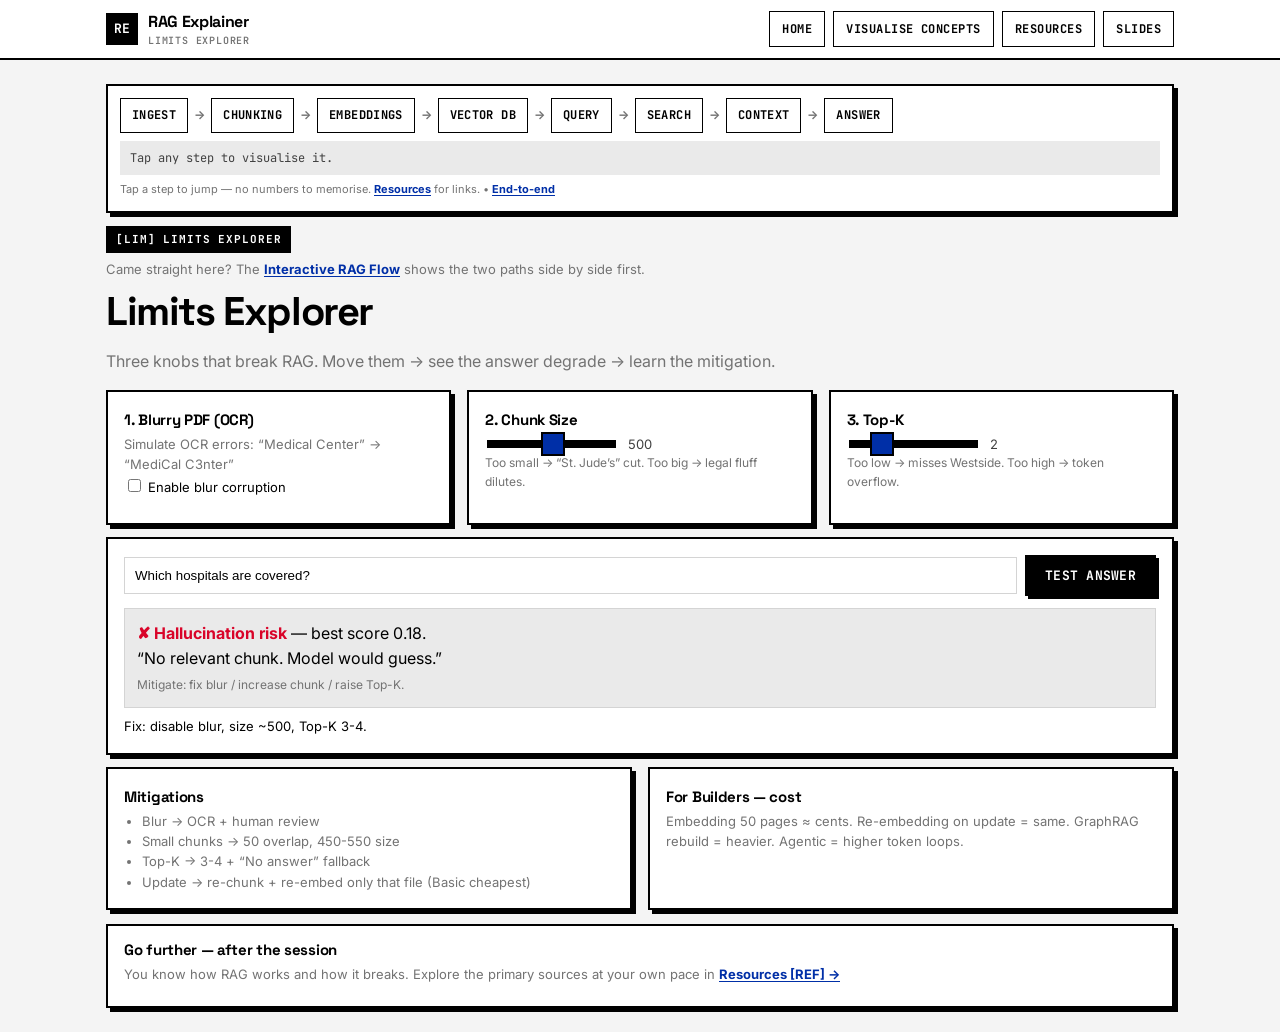
<file: demos/07_limits.html>
<!doctype html>
<html lang="en">
<head>
<meta charset="utf-8"><meta name="viewport" content="width=device-width,initial-scale=1,viewport-fit=cover"><link rel="preconnect" href="https://fonts.googleapis.com"><link rel="preconnect" href="https://fonts.gstatic.com" crossorigin><link rel="stylesheet" href="https://fonts.googleapis.com/css2?family=Space+Grotesk:wght@500;700&family=Inter:wght@400;600;700&family=JetBrains+Mono:wght@400;700&display=swap">
<title>07 Limits — RAG Explainer</title>
<link rel="stylesheet" href="../assets/style.css?v=8">
</head>
<body>
<header class="topbar"><div class="topbar-inner"><div class="brand"><div class="brand-mark">RE</div><div>RAG Explainer <small>Limits Explorer</small></div></div><nav class="nav"><a href="../index.html">Home</a><a href="../index.html#visualise">Visualise Concepts</a><a href="../resources.html">Resources</a><a href="../slides/rag_explainer.pptx">Slides</a></nav></div></header>
<main class="wrap">
  <div id="pipeline" style="margin-bottom:12px"></div>
  <div class="kicker">[LIM] Limits Explorer</div>
  <p style="font-size:13px;color:#737373;margin:6px 0">Came straight here? The <a href="why_rag.html" style="font-weight:700">Interactive RAG Flow</a> shows the two paths side by side first.</p>
  <h1 style="color:#000000">Limits Explorer</h1>
  <p style="color:#737373">Three knobs that break RAG. Move them → see the answer degrade → learn the mitigation.</p>

  <div class="grid grid-3">
    <div class="card">
      <h3>1. Blurry PDF (OCR)</h3>
      <p style="font-size:13px;color:#737373">Simulate OCR errors: “Medical Center” → “MediCal C3nter”</p>
      <label style="font-size:13px"><input type="checkbox" id="blur"> Enable blur corruption</label>
      <p id="blurOut" style="font-size:12px;color:#000000;margin-top:8px"></p>
    </div>
    <div class="card">
      <h3>2. Chunk Size</h3>
      <div class="range-row"><input type="range" id="cs" min="80" max="900" value="500"><span id="csV">500</span></div>
      <p style="font-size:12px;color:#737373">Too small → “St. Jude’s” cut. Too big → legal fluff dilutes.</p>
    </div>
    <div class="card">
      <h3>3. Top-K</h3>
      <div class="range-row"><input type="range" id="tk" min="1" max="6" value="2"><span id="tkV">2</span></div>
      <p style="font-size:12px;color:#737373">Too low → misses Westside. Too high → token overflow.</p>
    </div>
  </div>

  <div class="card" style="margin-top:12px">
    <div style="display:flex;gap:8px;flex-wrap:wrap;align-items:center"><input id="q" value="Which hospitals are covered?" style="flex:1;padding:10px;border:1px solid #D4D4D4;border-radius:0"><button class="btn btn-primary" id="test">Test Answer</button></div>
    <div id="res" style="margin-top:12px;padding:12px;border-radius:0;border:1px solid #D4D4D4;background:#EAEAEA">Press Test…</div>
    <div id="mit" style="margin-top:8px;font-size:13px;color:#000000"></div>
  </div>

  <div class="grid grid-2" style="margin-top:12px">
    <div class="card"><h3>Mitigations</h3><ul style="font-size:13px;color:#737373;margin:0;padding-left:18px"><li>Blur → OCR + human review</li><li>Small chunks → 50 overlap, 450-550 size</li><li>Top-K → 3-4 + “No answer” fallback</li><li>Update → re-chunk + re-embed only that file (Basic cheapest)</li></ul></div>
    <div class="card"><h3>For Builders — cost</h3><p style="font-size:13px;color:#737373">Embedding 50 pages ≈ cents. Re-embedding on update = same. GraphRAG rebuild = heavier. Agentic = higher token loops.</p></div>
  </div>

  <div class="card" style="margin-top:14px">
    <h3 style="margin:0">Go further — after the session</h3>
    <p style="font-size:13px;color:#737373;margin:6px 0">You know how RAG works and how it breaks. Explore the primary sources at your own pace in <a href="../resources.html" style="font-weight:700">Resources [REF] →</a></p>
  </div>
</main>
<script src="../assets/pipeline.js?v=18"></script>
<script src="../assets/common.js?v=12"></script>
<script>
const q=document.getElementById('q'), res=document.getElementById('res'), mit=document.getElementById('mit'), blur=document.getElementById('blur'), cs=document.getElementById('cs'), csV=document.getElementById('csV'), tk=document.getElementById('tk'), tkV=document.getElementById('tkV'), blurOut=document.getElementById('blurOut');
cs.addEventListener('input', ()=> csV.textContent=cs.value); tk.addEventListener('input', ()=> tkV.textContent=tk.value);
function corrupt(s){ return s.replace("Medical Center","MediCal C3nter").replace("City General","C1ty Gen3ral"); }
const baseChunks=[
  "City General Hospital Alliance — Preferred Provider Tier (p.12)",
  "St. Jude’s Medical Center and Westside Health Center — network (p.8)",
  "Westside Health emergency only if pre-authorized 48h (p.31)",
  "Legal disclaimer — Physicians weekends not guaranteed (p.2)",
  "Dental benefits separate (p.44)"
];
function test(){
  const query=q.value.trim()||"Which hospitals are covered?";
  const doBlur=blur.checked, size=+cs.value, k=+tk.value;
  let chunks=baseChunks.slice();
  if(doBlur){ chunks=chunks.map(corrupt); blurOut.textContent='Corrupted: “MediCal C3nter” — vector now far (0.41 vs 0.92).'; } else { blurOut.textContent=''; }
  // simulate chunk size effect: small loses context
  let scorePenalty = 0;
  let msg="";
  if(size<180){ scorePenalty+=0.35; msg+=" Chunk too small → “St. Jude’s” cut → score -0.35. "; }
  else if(size>750){ scorePenalty+=0.15; msg+=" Chunk too big → legal fluff dilutes → -0.15. "; }
  const ranked=chunks.map(c=>({text:c, raw: cosine(mockEmbed(c), mockEmbed(query)) - scorePenalty})).sort((a,b)=>b.raw-a.raw);
  const top=ranked.slice(0,k);
  const best=top[0]?.raw||0;
  if(best<0.4){
    res.style.background="#EAEAEA"; res.style.borderColor="#D4D4D4"; res.style.color="#000000";
    res.innerHTML = `<strong style="color:#D90429">✘ Hallucination risk</strong> — best score ${best.toFixed(2)}.<br>“No relevant chunk. Model would guess.”<br><span style="color:#737373;font-size:12px">Mitigate: fix blur / increase chunk / raise Top-K.</span>`;
    mit.textContent=msg+" Fix: disable blur, size ~500, Top-K 3-4.";
  } else if(k<3 && ranked[2].raw>0.6){
    res.style.background="#EAEAEA"; res.style.borderColor="#D4D4D4"; res.style.color="#000000";
    res.innerHTML = `<strong>Partial answer</strong> — Top-${k} misses Westside (rank 3, ${ranked[2].raw.toFixed(2)}).<br>“City General, St. Jude’s…” — Westside omitted.`;
    mit.textContent=msg+" Raise Top-K to 3-4 to include third hospital.";
  } else {
    res.style.background="#EAEAEA"; res.style.borderColor="#D4D4D4"; res.style.color="#000000";
    res.innerHTML = `<strong>✓ Grounded answer</strong> — Top-${k} includes ${top.map(t=>t.text.split("—")[0]).join(", ")} (scores ${top.map(t=>t.raw.toFixed(2)).join(", ")}).<br>“Covered at City General, St. Jude’s Medical Center, and Westside Health (p.12, p.8).”`;
    mit.textContent=msg||"Good settings: no blur, 450-550 chunk, Top-K 3-4.";
  }
}
document.getElementById('test').addEventListener('click', test); test();
</script>
<script>renderPipelineOverview('pipeline');</script>
</body>
</html>
</file>
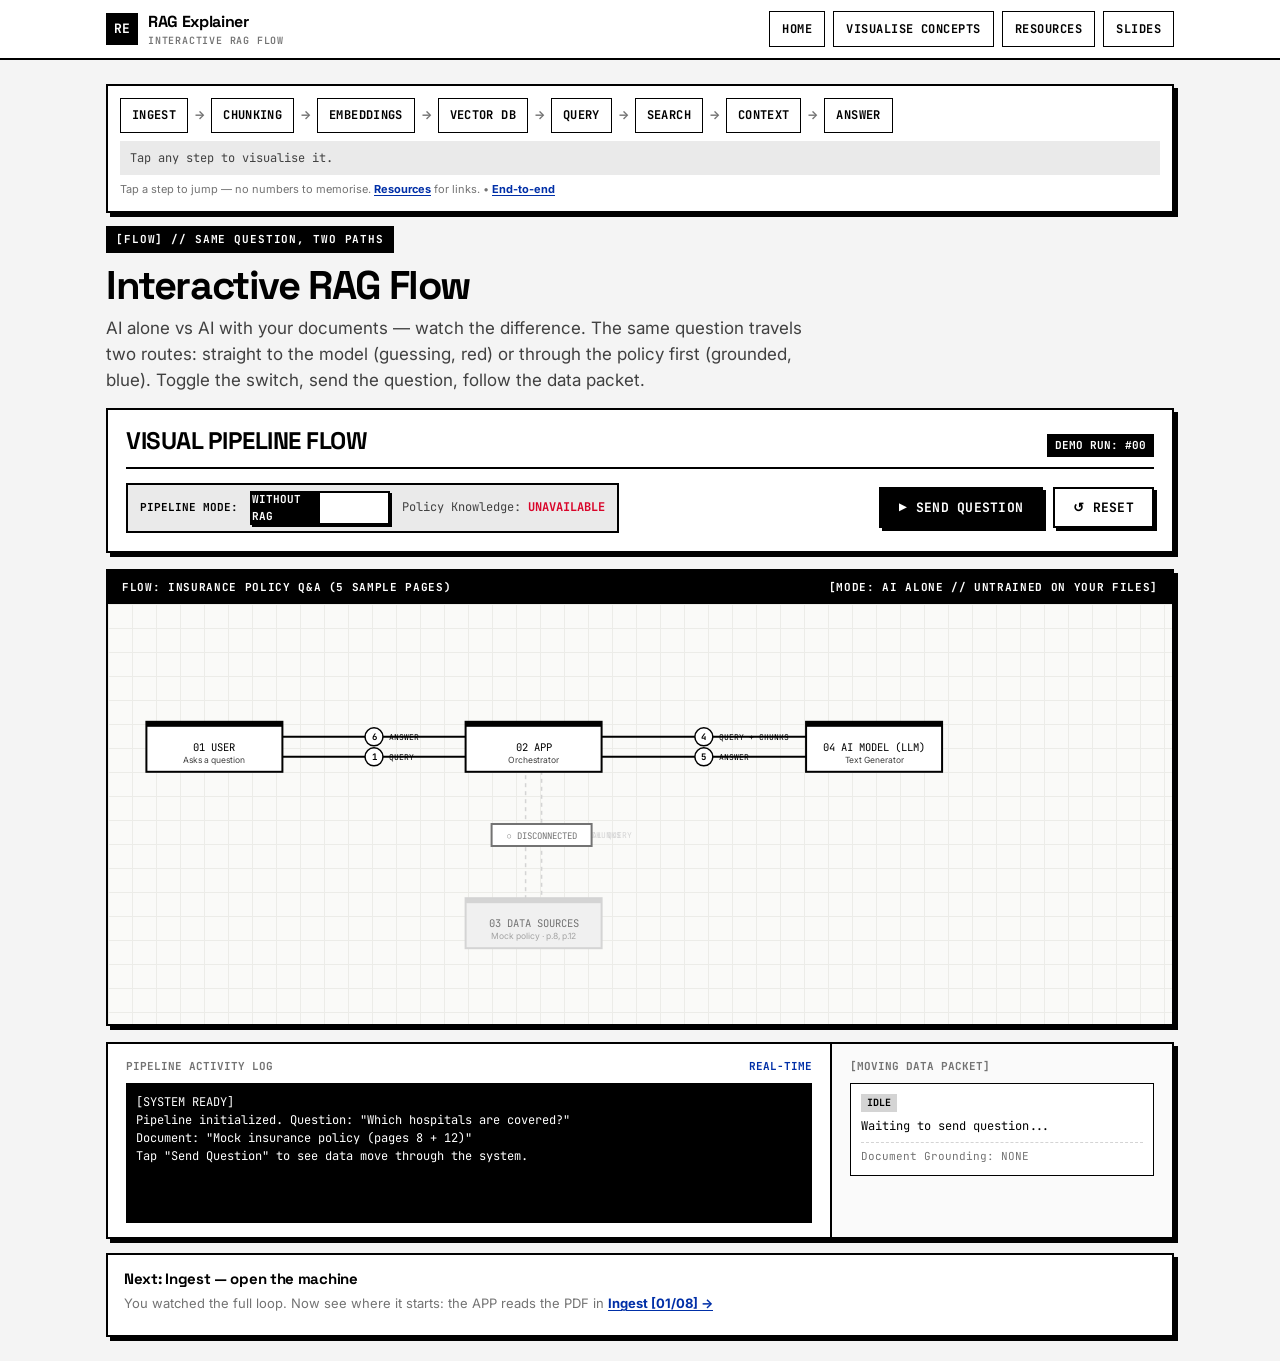
<file: demos/why_rag.html>
<!doctype html>
<html lang="en">
<head>
<meta charset="utf-8">
<meta name="viewport" content="width=device-width,initial-scale=1,viewport-fit=cover"><link rel="preconnect" href="https://fonts.googleapis.com"><link rel="preconnect" href="https://fonts.gstatic.com" crossorigin><link rel="stylesheet" href="https://fonts.googleapis.com/css2?family=Space+Grotesk:wght@500;700&family=Inter:wght@400;600;700&family=JetBrains+Mono:wght@400;700&display=swap">
<title>Interactive RAG Flow — RAG Explainer</title>
<link rel="stylesheet" href="../assets/style.css?v=8">
<style>
.workbench{display:flex;flex-direction:column;gap:16px;margin-top:14px}
/* control panel */
.control-panel{border:2px solid var(--swiss-rule);background:var(--swiss-surface);box-shadow:var(--shadow-hard);padding:18px}
.panel-title-row{display:flex;justify-content:space-between;align-items:baseline;flex-wrap:wrap;gap:8px;border-bottom:2px solid var(--swiss-rule);padding-bottom:10px;margin-bottom:14px}
.panel-title{font-family:var(--font-display);font-size:clamp(19px,3.5vw,24px);font-weight:700;letter-spacing:-.02em;margin:0;text-transform:uppercase}
.panel-pill{font-family:var(--font-mono);font-size:11px;font-weight:700;background:var(--swiss-ink);color:#fff;padding:3px 8px;text-transform:uppercase}
.switchboard{display:flex;justify-content:space-between;align-items:center;flex-wrap:wrap;gap:14px}
.mode-group{display:flex;align-items:center;gap:12px;background:var(--swiss-subtle);border:2px solid var(--swiss-rule);padding:6px 12px;flex-wrap:wrap}
.switch-label{font-family:var(--font-mono);font-size:11px;font-weight:700;text-transform:uppercase}
.rag-switch{display:flex;align-items:center;cursor:pointer;user-select:none}
.rag-track{width:140px;height:34px;background:#fff;border:2px solid var(--swiss-rule);position:relative;display:flex;align-items:center;box-shadow:2px 2px 0px #000}
.rag-thumb{width:50%;height:100%;background:var(--swiss-ink);color:#fff;font-family:var(--font-mono);font-size:11px;font-weight:700;display:flex;align-items:center;justify-content:center;text-transform:uppercase;transition:transform .2s cubic-bezier(.2,.8,.2,1),background .2s}
.rag-track.active .rag-thumb{transform:translateX(100%);background:var(--swiss-blue)}
#modeDesc{font-family:var(--font-mono);font-size:12px;color:var(--swiss-ink-secondary)}
.action-group{display:flex;gap:10px;flex-wrap:wrap}
.btn:disabled{opacity:.45;cursor:default;transform:none;box-shadow:3px 3px 0px #000}
/* flow viewport */
.flow-card{border:2px solid var(--swiss-rule);background:var(--swiss-surface);box-shadow:var(--shadow-hard)}
.flow-status{background:#000;color:#fff;padding:8px 14px;font-family:var(--font-mono);font-size:11px;font-weight:700;text-transform:uppercase;letter-spacing:.06em;display:flex;justify-content:space-between;flex-wrap:wrap;gap:6px}
.canvas-box{position:relative;width:100%;height:480px;background:#fafaf8;background-image:linear-gradient(to right,#ecece8 1px,transparent 1px),linear-gradient(to bottom,#ecece8 1px,transparent 1px);background-size:20px 20px;overflow:hidden}
@media(min-width:768px){.canvas-box{height:420px;background-size:24px 24px}}
.canvas-box canvas{width:100%;height:100%;display:block}
/* inspector */
.inspector{border:2px solid var(--swiss-rule);background:var(--swiss-surface);box-shadow:var(--shadow-hard);display:grid;grid-template-columns:1fr}
@media(min-width:820px){.inspector{grid-template-columns:1fr 340px}}
.log-pane{padding:14px 18px;border-bottom:2px solid var(--swiss-rule);display:flex;flex-direction:column;gap:8px}
@media(min-width:820px){.log-pane{border-bottom:none;border-right:2px solid var(--swiss-rule)}}
.inspector-title{font-family:var(--font-mono);font-size:11px;font-weight:700;text-transform:uppercase;color:var(--swiss-ink-muted);display:flex;justify-content:space-between}
.terminal{font-family:var(--font-mono);font-size:12px;background:#000;color:#fff;padding:10px;height:140px;overflow-y:auto;line-height:1.5;white-space:pre-wrap}
.log-step{color:#EBF0FF}.log-rag{color:#9db8f5}.log-err{color:#ff8790}.log-ok{color:#EBF0FF}
.payload-pane{padding:14px 18px;background:#fafafa;display:flex;flex-direction:column;gap:8px}
.payload-box{font-family:var(--font-mono);font-size:12px;background:#fff;border:1px solid var(--swiss-rule);padding:10px;display:flex;flex-direction:column;gap:6px;line-height:1.45}
.payload-badge{font-size:10px;font-weight:700;text-transform:uppercase;padding:2px 6px;display:inline-block;align-self:flex-start;background:#D4D4D4;color:#000}
.payload-meta{font-size:11px;color:var(--swiss-ink-muted);border-top:1px dashed #D4D4D4;padding-top:6px}
</style>
</head>
<body>
<header class="topbar"><div class="topbar-inner">
  <div class="brand"><div class="brand-mark">RE</div><div>RAG Explainer <small>Interactive RAG Flow</small></div></div>
  <nav class="nav"><a href="../index.html">Home</a><a href="../index.html#visualise">Visualise Concepts</a><a href="../resources.html">Resources</a><a href="../slides/rag_explainer.pptx">Slides</a></nav>
</div></header>
<main class="wrap">
  <div id="pipeline" style="margin-bottom:12px"></div>
  <div class="kicker">[FLOW] // SAME QUESTION, TWO PATHS</div>
  <h1 style="margin-top:12px">Interactive RAG Flow</h1>
  <p class="lead">AI alone vs AI with your documents — watch the difference. The same question travels two routes: straight to the model (guessing, red) or through the policy first (grounded, blue). Toggle the switch, send the question, follow the data packet.</p>

  <div class="workbench">
    <div class="control-panel">
      <div class="panel-title-row">
        <h2 class="panel-title">Visual Pipeline Flow</h2>
        <div class="panel-pill" id="traceCounter">DEMO RUN: #00</div>
      </div>
      <div class="switchboard">
        <div class="mode-group">
          <span class="switch-label">Pipeline Mode:</span>
          <div class="rag-switch" id="ragSwitch">
            <div class="rag-track" id="ragTrack"><div class="rag-thumb" id="ragThumb">WITHOUT RAG</div></div>
          </div>
          <span id="modeDesc">Policy Knowledge: <strong style="color:var(--swiss-red)">UNAVAILABLE</strong></span>
        </div>
        <div class="action-group">
          <button class="btn btn-primary" id="send">▶ Send Question</button>
          <button class="btn" id="resetBtn">↺ Reset</button>
        </div>
      </div>
    </div>

    <div class="flow-card">
      <div class="flow-status">
        <span>FLOW: INSURANCE POLICY Q&amp;A (5 SAMPLE PAGES)</span>
        <span id="modeTag">[MODE: AI ALONE // UNTRAINED ON YOUR FILES]</span>
      </div>
      <div class="canvas-box" id="canvasBox"><canvas id="flowCanvas"></canvas></div>
    </div>

    <div class="inspector">
      <div class="log-pane">
        <div class="inspector-title"><span>Pipeline Activity Log</span><span style="color:var(--swiss-blue)">REAL-TIME</span></div>
        <div class="terminal" id="logOutput">[SYSTEM READY]
Pipeline initialized. Question: "Which hospitals are covered?"
Document: "Mock insurance policy (pages 8 + 12)"
Tap "Send Question" to see data move through the system.</div>
      </div>
      <div class="payload-pane">
        <div class="inspector-title"><span>[MOVING DATA PACKET]</span></div>
        <div class="payload-box">
          <span class="payload-badge" id="payloadBadge">IDLE</span>
          <div id="payloadSummary">Waiting to send question...</div>
          <div class="payload-meta" id="payloadMeta">Document Grounding: NONE</div>
        </div>
      </div>
    </div>
  </div>

  <div class="card" style="margin-top:14px">
    <h3 style="margin:0">Next: Ingest — open the machine</h3>
    <p style="font-size:13px;color:#737373;margin:6px 0">You watched the full loop. Now see where it starts: the APP reads the PDF in <a href="00_ingest.html" style="font-weight:700">Ingest [01/08] →</a></p>
  </div>
</main>
<script src="../assets/pipeline.js?v=18"></script>
<script src="../assets/common.js?v=12"></script>
<script>
let isRAG=false, runCount=0, packets=[];
let doneLegs=new Set(), litNodes=new Set(), curLeg=null, runMode=null, userVerdict=null, runSeq=0;
const canvas=document.getElementById('flowCanvas'), ctx=canvas.getContext('2d'), canvasBox=document.getElementById('canvasBox');
function resizeCanvas(){
  const rect=canvasBox.getBoundingClientRect(), dpr=window.devicePixelRatio||1;
  canvas.width=rect.width*dpr; canvas.height=rect.height*dpr;
  ctx.setTransform(dpr,0,0,dpr,0,0);
}
window.addEventListener('resize', resizeCanvas);
function getLayout(){
  const w=canvasBox.clientWidth, h=canvasBox.clientHeight, mobile=w<768;
  let L;
  if(mobile){
    L={mobile:mobile,nodeW:108,nodeH:44,
      user:{x:w*0.50,y:h*0.08,label:"01 USER",sub:"Asks a question"},
      app:{x:w*0.50,y:h*0.27,label:"02 APP",sub:"Orchestrator"},
      data:{x:w*0.72,y:h*0.47,label:"03 DATA SOURCES",sub:"Mock policy · p.8, p.12"},
      llm:{x:w*0.30,y:h*0.66,label:"04 AI MODEL (LLM)",sub:"Text Generator"}};
  } else {
    L={mobile:mobile,nodeW:136,nodeH:50,
      user:{x:w*0.10,y:h*0.34,label:"01 USER",sub:"Asks a question"},
      app:{x:w*0.40,y:h*0.34,label:"02 APP",sub:"Orchestrator"},
      llm:{x:w*0.72,y:h*0.34,label:"04 AI MODEL (LLM)",sub:"Text Generator"},
      data:{x:w*0.40,y:h*0.76,label:"03 DATA SOURCES",sub:"Mock policy · p.8, p.12"}};
  }
  const o=mobile?{h:7,v:6}:{h:10,v:8};
  L.legs={
    1:{a:L.user,b:L.app,off:o.h,num:'1',cap:'QUERY'},
    6:{a:L.app,b:L.user,off:o.h,num:'6',cap:'ANSWER'},
    2:{a:L.app,b:L.data,off:-o.v,num:'2',cap:'RETRIEVAL QUERY'},
    3:{a:L.data,b:L.app,off:-o.v,num:'3',cap:'RETRIEVED CHUNKS'},
    4:{a:L.app,b:L.llm,off:-o.h,num:'4',cap:'QUERY + CHUNKS'},
    5:{a:L.llm,b:L.app,off:-o.h,num:'5',cap:'ANSWER'}};
  return L;
}
/* offset segment endpoints + helpers */
function offSeg(a,b,off){
  const dx=b.x-a.x, dy=b.y-a.y, len=Math.hypot(dx,dy)||1;
  const nx=-dy/len*off, ny=dx/len*off;
  return [a.x+nx,a.y+ny,b.x+nx,b.y+ny];
}
function segMid(x1,y1,x2,y2){ return [(x1+x2)/2,(y1+y2)/2]; }
function arrowHead(x2,y2,ang,color,lw){
  ctx.strokeStyle=color; ctx.lineWidth=lw; ctx.setLineDash([]);
  ctx.beginPath();
  ctx.moveTo(x2,y2);
  ctx.lineTo(x2-9*Math.cos(ang-0.42),y2-9*Math.sin(ang-0.42));
  ctx.moveTo(x2,y2);
  ctx.lineTo(x2-9*Math.cos(ang+0.42),y2-9*Math.sin(ang+0.42));
  ctx.stroke();
}
function toggleRAG(){
  isRAG=!isRAG;
  const track=document.getElementById('ragTrack'), thumb=document.getElementById('ragThumb');
  const modeDesc=document.getElementById('modeDesc'), modeTag=document.getElementById('modeTag');
  if(isRAG){
    track.classList.add('active'); thumb.innerText="WITH RAG";
    modeDesc.innerHTML='Policy Knowledge: <strong style="color:var(--swiss-blue)">CONNECTED</strong>';
    modeTag.innerText="[MODE: WITH RAG // CONNECTED TO MOCK POLICY]";
    modeTag.style.color="#9db8f5";
    logCLI("[PIPELINE UPDATE] Policy connected! Data will now retrieve pages 8 and 12 before answering.","rag");
  } else {
    track.classList.remove('active'); thumb.innerText="WITHOUT RAG";
    modeDesc.innerHTML='Policy Knowledge: <strong style="color:var(--swiss-red)">UNAVAILABLE</strong>';
    modeTag.innerText="[MODE: AI ALONE // UNTRAINED ON YOUR FILES]";
    modeTag.style.color="#ffffff";
    logCLI("[PIPELINE UPDATE] Policy disconnected. AI must rely on generic memory.","err");
  }
}
document.getElementById('ragSwitch').addEventListener('click', toggleRAG);
class FlowPacket{
  constructor(legId,label,badgeColor,onComplete){
    this.leg=legId; this.label=label; this.badgeColor=badgeColor; this.onComplete=onComplete;
    this.progress=0;
    const a=curLayout.legs[legId].a, b=curLayout.legs[legId].b;
    this.dist=Math.hypot(b.x-a.x,b.y-a.y)||1;
    const pxs=curLayout.mobile?5:6;
    this.speed=pxs/this.dist;
  }
  update(){
    this.progress+=this.speed;
    if(this.progress>=1){ if(this.onComplete)this.onComplete(); return false; }
    return true;
  }
  getPosition(){
    const [x1,y1,x2,y2]=curSeg(this.leg);
    return {x:x1+(x2-x1)*this.progress, y:y1+(y2-y1)*this.progress};
  }
}
let curLayout=null;
function curSeg(id){
  const leg=curLayout.legs[id];
  return offSeg(leg.a,leg.b,leg.off);
}
function lit(id){ doneLegs.add(id); curLeg=null;
  const arrivals={1:'app',2:'data',3:'app',4:'llm',5:'app',6:'user'};
  if(arrivals[id]) litNodes.add(arrivals[id]);
}
function sendQuestion(){
  runCount++;
  document.getElementById('traceCounter').innerText="DEMO RUN: #"+String(runCount).padStart(2,'0');
  curLayout=getLayout();
  const L=curLayout, M=L.mobile;
  doneLegs=new Set(); litNodes=new Set(['user']); curLeg=null; userVerdict=null; packets=[];
  runMode=isRAG;
  const sendBtn=document.getElementById('send'); sendBtn.disabled=true;
  const finish=()=>{ sendBtn.disabled=false; };
  const mySeq=++runSeq;
  function fire(id,label,color,then){
    curLeg=id;
    packets.push(new FlowPacket(id,label,color,()=>{ if(runSeq!==mySeq)return; lit(id); if(then)then(); }));
  }
  if(!runMode){
    logCLI("\n[1/6] Question dispatched: 'Which hospitals are covered?'","step");
    updateInspector("QUESTION DATA","Sending: 'Which hospitals are covered?'","#000000","Policy Document Bypassed");
    fire(1,'QUESTION',"#000000",()=>{
      logCLI("[1/6] APP received the question. No policy store is connected.","step");
      updateInspector("QUESTION AT APP","Held by the APP — retrieval legs skipped","#000000","Legs 2-3 bypassed");
      setTimeout(()=>{
        fire(4,'QUERY',"#000000",()=>{
          logCLI("[4/6] APP sends the QUESTION alone — nothing attached to ground it.","step");
          logCLI("[4/6] Model received the question with ZERO policy files.","err");
          logCLI("[WARNING] Model is guessing from generic internet training...","err");
          updateInspector("AI GUESSING","No policy found. Model is guessing terms.","#d90429","Hallucination Risk: HIGH");
          setTimeout(()=>{
            fire(5,M?'UNCITED':'UNCITED ANSWER',"#d90429",()=>{
              logCLI("[5/6] Model returns an uncited answer to the APP.","err");
              setTimeout(()=>{
                fire(6,M?'GUESS - NO CITE':'GUESS - NO CITATION',"#d90429",()=>{
                  logCLI("[6/6] APP delivers the guess to you.","err");
                  logCLI("[RESULT] Unverified guess: 'You are probably covered at major private hospitals...'","err");
                  updateInspector("UNCITED GUESS","Output: 'Probably major private hospitals' (No page citation)","#d90429","FAIL: NOT FROM YOUR POLICY");
                  userVerdict='#d90429'; finish();
                });
              },250);
            });
          },250);
        });
      },250);
    });
  } else {
    logCLI("\n[1/6] Question dispatched: 'Which hospitals are covered?'","step");
    logCLI("[1/6] Routing through the policy store to find the exact pages...","rag");
    updateInspector("QUESTION DATA","Sending: 'Which hospitals are covered?'","#000000","At the APP - retrieval next");
    fire(1,'QUESTION',"#000000",()=>{
      logCLI("[1/6] APP received the question. Sending a retrieval query...","step");
      setTimeout(()=>{
        fire(2,M?'RET QUERY':'RETRIEVAL QUERY',"#002FA7",()=>{
          logCLI("[2/6] MATCH FOUND! Pages 8 + 12 (Similarity: 0.99).","ok");
          updateInspector("RETRIEVED PAGES","Found pages 8 + 12 (network providers)","#002FA7","Pages 8, 12 / Similarity: 0.99");
          setTimeout(()=>{
            fire(3,M?'CHUNKS - 0.99':'RETRIEVED CHUNKS - 0.99',"#002FA7",()=>{
              logCLI("[3/6] Policy pages returned to the APP.","ok");
              setTimeout(()=>{
                fire(4,M?'Q + PAGES 8+12':'QUERY + PAGES 8+12',"#002FA7",()=>{
                  logCLI("[4/6] APP sends QUESTION + chunks to the model.","step");
                  logCLI("[4/6] Model reads the exact policy pages. Writing cited answer...","step");
                  updateInspector("AUGMENTED PROMPT","Question + pages 8+12 delivered to AI Model","#002FA7","Prompt Tokens: 214");
                  setTimeout(()=>{
                    fire(5,M?'CITED':'CITED ANSWER',"#002FA7",()=>{
                      logCLI("[5/6] Cited answer returned to the APP.","ok");
                      setTimeout(()=>{
                        fire(6,M?'ANSWER + CITE':'ANSWER + CITATIONS',"#002FA7",()=>{
                          logCLI("[6/6] APP delivers the answer to you.","ok");
                          logCLI("[RESULT] Verified: 'Covered at City General, St. Jude's, and Westside [p.8, p.12]'","ok");
                          updateInspector("100% GROUNDED","Verdict: City General, St. Jude's, Westside [p.8, p.12]","#002FA7","AUDITED WITH PAGE CITATIONS");
                          userVerdict='#002FA7'; finish();
                        });
                      },250);
                    });
                  },250);
                });
              },250);
            });
          },250);
        });
      },250);
    });
  }
}
document.getElementById('send').addEventListener('click', sendQuestion);
document.getElementById('resetBtn').addEventListener('click', resetTrace);
function legDraw(L,id){
  const done=doneLegs.has(id), cur=(curLeg===id);
  if(!isRAG&&(id===2||id===3)) return {color:'#D4D4D4',width:1.5,dash:[4,4]};
  if(done||cur){
    let c='#000000';
    if(runMode){ c=(id===1)?'#000000':'#002FA7'; }
    else { c=(id===1||id===4)?'#000000':'#d90429'; }
    return {color:c,width:cur?3:2.5,dash:[]};
  }
  return {color:'#000000',width:2,dash:[]};
}
function drawLeg(L,id){
  const leg=L.legs[id], st=legDraw(L,id);
  const [x1,y1,x2,y2]=offSeg(leg.a,leg.b,leg.off);
  ctx.strokeStyle=st.color; ctx.lineWidth=st.width; ctx.setLineDash(st.dash);
  ctx.beginPath(); ctx.moveTo(x1,y1); ctx.lineTo(x2,y2); ctx.stroke(); ctx.setLineDash([]);
  arrowHead(x2,y2,Math.atan2(y2-y1,x2-x1),st.color,st.width);
  let mx=(x1+x2)/2, my=(y1+y2)/2;
  mx=Math.max(11,Math.min(L.w-11,mx)); my=Math.max(11,Math.min(L.h-11,my));
  const filled=doneLegs.has(id)||curLeg===id, r=L.mobile?7:9;
  ctx.beginPath(); ctx.arc(mx,my,r,0,Math.PI*2);
  ctx.fillStyle=filled?st.color:'#ffffff'; ctx.fill();
  ctx.strokeStyle=st.color; ctx.lineWidth=1.5; ctx.stroke();
  ctx.font='700 '+(L.mobile?8:9)+'px "JetBrains Mono", monospace';
  ctx.fillStyle=filled?'#ffffff':st.color; ctx.textAlign='center'; ctx.textBaseline='middle';
  ctx.fillText(leg.num,mx,my+0.5); ctx.textBaseline='alphabetic';
  if(!L.mobile&&leg.cap){
    ctx.font='8px "JetBrains Mono", monospace'; ctx.fillStyle=st.color;
    const tw=ctx.measureText(leg.cap).width;
    if(mx+16+tw>L.w-6){ ctx.textAlign='right'; ctx.fillText(leg.cap,mx-15,my+3); }
    else { ctx.textAlign='left'; ctx.fillText(leg.cap,mx+15,my+3); }
  }
}
function render(){
  const w=canvasBox.clientWidth, h=canvasBox.clientHeight;
  curLayout=getLayout();
  const L=curLayout; L.w=w; L.h=h;
  ctx.clearRect(0,0,w,h);
  [1,6,2,3,4,5].forEach(id=>drawLeg(L,id));
  const l2=L.legs[2], [zx1,zy1,zx2,zy2]=offSeg(l2.a,l2.b,l2.off);
  const midX=(zx1+zx2)/2, midY=(zy1+zy2)/2;
  const badgeW=L.mobile?86:100, badgeH=22;
  ctx.fillStyle='#ffffff'; ctx.strokeStyle=isRAG?'#002FA7':'#737373'; ctx.lineWidth=2;
  ctx.fillRect(midX-badgeW/2,midY-badgeH/2,badgeW,badgeH); ctx.strokeRect(midX-badgeW/2,midY-badgeH/2,badgeW,badgeH);
  ctx.font='9px "JetBrains Mono", monospace'; ctx.fillStyle=isRAG?'#002FA7':'#737373'; ctx.textAlign='center';
  ctx.fillText(isRAG?"\u25CF CONNECTED":"\u25CB DISCONNECTED",midX,midY+3.5);
  const activeMap={user:true,app:true,llm:true,data:isRAG};
  const nodeList=[
    {key:'user',node:L.user},{key:'app',node:L.app},{key:'data',node:L.data},{key:'llm',node:L.llm}];
  nodeList.forEach(({key,node})=>{
    const active=activeMap[key], nW=L.nodeW, nH=L.nodeH;
    ctx.fillStyle=active?'#ffffff':'#f0f0f0';
    ctx.strokeStyle=active?'#000000':'#D4D4D4'; ctx.lineWidth=2;
    ctx.fillRect(node.x-nW/2,node.y-nH/2,nW,nH); ctx.strokeRect(node.x-nW/2,node.y-nH/2,nW,nH);
    let barColor='#000000';
    if(key==='user') barColor=userVerdict||'#000000';
    if(key==='app') barColor=(litNodes.has('app')&&runMode)?'#002FA7':'#000000';
    if(key==='data') barColor=litNodes.has('data')?'#002FA7':'#D4D4D4';
    ctx.fillStyle=barColor; ctx.fillRect(node.x-nW/2,node.y-nH/2,nW,5);
    ctx.font=(L.mobile?'9.5px':'10.5px')+' "JetBrains Mono", monospace';
    ctx.fillStyle=active?'#000000':'#737373'; ctx.textAlign='center';
    ctx.fillText(node.label,node.x,node.y+(L.mobile?3:4));
    ctx.font=(L.mobile?'7.5px':'8.5px')+' Inter, sans-serif';
    ctx.fillStyle=active?'#404040':'#A3A3A3';
    ctx.fillText(node.sub,node.x,node.y+(L.mobile?14:16));
  });
  for(let i=packets.length-1;i>=0;i--){
    const p=packets[i];
    if(!p.update()){ packets.splice(i,1); continue; }
    const pos=p.getPosition(), pW=L.mobile?104:124, pH=22;
    ctx.fillStyle='#ffffff'; ctx.strokeStyle=p.badgeColor; ctx.lineWidth=2;
    ctx.fillRect(pos.x-pW/2,pos.y-pH/2,pW,pH); ctx.strokeRect(pos.x-pW/2,pos.y-pH/2,pW,pH);
    ctx.fillStyle=p.badgeColor; ctx.fillRect(pos.x-pW/2,pos.y-pH/2,4,pH);
    ctx.font='8px "JetBrains Mono", monospace'; ctx.fillStyle='#000000'; ctx.textAlign='center';
    ctx.fillText(p.label,pos.x+2,pos.y+3);
  }
  requestAnimationFrame(render);
}
function logCLI(text,type){
  const log=document.getElementById('logOutput');
  const time=new Date().toISOString().substring(11,19);
  const cls=type==="step"?"log-step":type==="rag"?"log-rag":type==="err"?"log-err":"log-ok";
  log.innerHTML+="\n<span class=\""+cls+"\">["+time+"] "+text+"</span>";
  log.scrollTop=log.scrollHeight;
}
function updateInspector(badgeText,summary,badgeBg,meta){
  const badge=document.getElementById('payloadBadge');
  badge.innerText=badgeText; badge.style.background=badgeBg; badge.style.color="#ffffff";
  document.getElementById('payloadSummary').innerText=summary;
  document.getElementById('payloadMeta').innerText=meta;
}
function resetTrace(){
  runSeq++; packets=[]; doneLegs=new Set(); litNodes=new Set(); curLeg=null; runMode=null; userVerdict=null;
  document.getElementById('send').disabled=false;
  document.getElementById('logOutput').innerHTML="[SYSTEM RESET]\nPipeline reset. Choose mode and tap 'Send Question'.";
  updateInspector("IDLE","Waiting to send question...","#D4D4D4","Document Grounding: NONE");
}
window.addEventListener('DOMContentLoaded',()=>{ resizeCanvas(); requestAnimationFrame(render); });
</script>
<script>renderPipelineOverview('pipeline');</script>
</body>
</html>
</file>
<file: assets/style.css>
/* RAG Explainer — Swiss International Typographic Style */
:root{
  /* Surface & Ink */
  --swiss-canvas:#f4f4f4;
  --swiss-surface:#ffffff;
  --swiss-subtle:#eaeaea;
  --swiss-ink:#000000;
  --swiss-ink-secondary:#404040;
  --swiss-ink-muted:#737373;
  /* Structural Rules */
  --swiss-rule:#000000;
  --swiss-rule-light:#d4d4d4;
  /* Accents */
  --swiss-blue:#002fa7;
  --swiss-blue-tint:#ebf0ff;
  --swiss-red:#d90429;
  --swiss-red-tint:#fee2e2;
  /* Typography */
  --font-display:"Space Grotesk","Helvetica Neue",Arial,sans-serif;
  --font-body:"Inter",-apple-system,BlinkMacSystemFont,"Segoe UI",Roboto,Helvetica,Arial,sans-serif;
  --font-mono:"JetBrains Mono","SF Mono",ui-monospace,Menlo,monospace;
  /* Radii & Shadows */
  --radius-none:0px;
  --shadow-hard:4px 4px 0px #000000;
  --shadow-hard-hover:6px 6px 0px #002fa7;
}
*{box-sizing:border-box;border-radius:0!important}
html{scroll-behavior:smooth}
body{
  margin:0;
  font-family:var(--font-body);
  color:var(--swiss-ink);
  background:var(--swiss-canvas);
  line-height:1.55;
  -webkit-font-smoothing:antialiased;
}
h1,h2,h3{font-family:var(--font-display);letter-spacing:-0.035em;line-height:1.1;color:var(--swiss-ink)}
code{background:#000;color:#fff;padding:2px 6px;font-family:var(--font-mono);font-size:.85em}
a{color:var(--swiss-blue);text-decoration:underline;text-underline-offset:2px}
a:hover{color:var(--swiss-ink)}
/* Header */
.topbar{
  position:sticky;top:0;z-index:40;
  background:var(--swiss-surface);
  border-bottom:2px solid var(--swiss-rule);
}
.topbar-inner{
  max-width:1100px;margin:0 auto;padding:10px 16px;
  display:flex;align-items:center;justify-content:space-between;gap:12px;
}
.brand{
  display:flex;align-items:center;gap:10px;font-weight:700;
  font-family:var(--font-display);
  color:var(--swiss-ink);letter-spacing:-0.02em;
}
.brand-mark{
  width:32px;height:32px;border-radius:0!important;
  background:var(--swiss-ink);
  display:grid;place-items:center;color:#fff;font-size:13px;font-weight:700;
  font-family:var(--font-mono);
}
.brand small{display:block;font-weight:600;color:var(--swiss-ink-muted);font-size:10px;letter-spacing:.08em;text-transform:uppercase;margin-top:-2px;font-family:var(--font-mono)}
.nav{display:flex;gap:8px;flex-wrap:wrap}
.nav a{
  padding:8px 12px;border-radius:0!important;font-size:12px;font-weight:700;
  font-family:var(--font-mono);text-transform:uppercase;letter-spacing:.04em;
  background:var(--swiss-surface);color:var(--swiss-ink);
  border:1px solid var(--swiss-rule);
  text-decoration:none;
}
.nav a.primary{background:var(--swiss-ink);color:#fff}
.nav a.primary:hover{background:var(--swiss-blue);border-color:var(--swiss-blue);color:#fff}
@media(max-width:640px){.nav{width:100%}.topbar-inner{flex-wrap:wrap}}
/* Layout */
.wrap{max-width:1100px;margin:0 auto;padding:24px 16px}
.hero{
  background:var(--swiss-surface);
  border:2px solid var(--swiss-rule);
  border-radius:0!important;box-shadow:var(--shadow-hard);
  padding:28px 20px;overflow:hidden;position:relative;
}
@media(min-width:800px){.hero{padding:36px 32px}}
.kicker{
  display:inline-flex;align-items:center;gap:8px;
  background:var(--swiss-ink);color:#fff;
  padding:5px 10px;border-radius:0!important;font-size:11px;font-weight:700;
  letter-spacing:.08em;text-transform:uppercase;font-family:var(--font-mono);
}
h1{margin:12px 0 8px;font-size:clamp(26px, 5.5vw, 40px);line-height:1.05;letter-spacing:-0.035em}
h1 span{color:var(--swiss-blue)}
.lead{color:var(--swiss-ink-secondary);font-size:clamp(15px,2.5vw,17px);max-width:65ch;margin:0}
.hero-actions{margin-top:18px;display:flex;gap:12px;flex-wrap:wrap}
/* Buttons — spec C */
.btn{
  appearance:none;border:2px solid #000;border-radius:0!important;
  background:#fff;color:#000;font-family:var(--font-mono);
  text-transform:uppercase;font-weight:700;font-size:13px;letter-spacing:.02em;
  padding:10px 18px;cursor:pointer;
  display:inline-flex;align-items:center;gap:8px;
  box-shadow:3px 3px 0px #000;
  transition:transform .08s, box-shadow .08s, color .08s, border-color .08s;
}
.btn:hover{transform:translate(-1px,-1px);box-shadow:5px 5px 0px var(--swiss-blue);color:var(--swiss-blue);border-color:var(--swiss-blue)}
.btn:active{transform:translate(2px,2px);box-shadow:1px 1px 0px #000}
.btn-primary{background:var(--swiss-ink);color:#fff}
.btn-primary:hover{color:#fff;background:var(--swiss-blue);border-color:var(--swiss-blue)}
.btn-secondary{background:var(--swiss-surface);color:var(--swiss-ink)}
.btn-ghost{background:var(--swiss-subtle);color:var(--swiss-ink)}
.qr-card{
  margin-top:18px;display:flex;gap:14px;align-items:center;
  background:var(--swiss-surface);border:2px solid var(--swiss-rule);border-radius:0!important;padding:12px;
}
.qr{width:96px;height:96px;border-radius:0!important;background:#fff;border:1px solid var(--swiss-rule-light);display:grid;place-items:center;overflow:hidden;flex-shrink:0}
.qr img{width:100%;height:100%;object-fit:cover}
.qr-meta{font-size:13px;color:var(--swiss-ink-secondary)}
.qr-meta strong{color:var(--swiss-ink);display:block;font-size:14px}
/* Cards — spec B */
.grid{display:grid;gap:16px}
@media(min-width:700px){.grid-2{grid-template-columns:1fr 1fr}.grid-3{grid-template-columns:1fr 1fr 1fr}}
.card{
  background:var(--swiss-surface);border:2px solid var(--swiss-rule);border-radius:0!important;
  padding:16px;box-shadow:var(--shadow-hard);
}
.card h3{margin:4px 0 6px;font-size:15px;letter-spacing:-0.02em}
.card p{margin:0;color:var(--swiss-ink-secondary);font-size:13.5px}
.badge{font-size:10px;font-weight:700;letter-spacing:.08em;text-transform:uppercase;padding:4px 8px;border-radius:0!important;background:var(--swiss-surface);border:1px solid var(--swiss-rule);color:var(--swiss-ink);font-family:var(--font-mono)}
.badge-everyone{background:var(--swiss-blue-tint);color:var(--swiss-blue);border-color:var(--swiss-blue)}
.badge-builders{background:var(--swiss-ink);color:#fff}
.kpi{display:flex;gap:8px;flex-wrap:wrap;margin-top:10px}
.kpi span{background:var(--swiss-subtle);padding:6px 10px;border-radius:0!important;font-size:12px;font-weight:600;color:var(--swiss-ink);font-family:var(--font-mono)}
.section{margin-top:28px}
.section-head{display:flex;align-items:end;justify-content:space-between;gap:12px;margin-bottom:12px;flex-wrap:wrap}
.section-head h2{margin:0;font-size:20px}
.section-head p{margin:0;color:var(--swiss-ink-muted);font-size:13px;font-family:var(--font-mono);text-transform:uppercase;letter-spacing:.06em}
/* Pipeline — sharp index tabs */
.pipeline{display:flex;gap:6px;align-items:center;flex-wrap:wrap;font-size:12px;font-weight:700;color:var(--swiss-ink)}
.pipe-step{padding:7px 11px;background:var(--swiss-surface);border:1px solid var(--swiss-rule);border-radius:0!important;text-decoration:none;color:var(--swiss-ink);transition:.1s;font-family:var(--font-mono);text-transform:uppercase;letter-spacing:.03em}
.pipe-step:hover{color:var(--swiss-blue);border-color:var(--swiss-blue);position:relative;z-index:1}
.pipe-step.active{background:var(--swiss-ink);color:#fff;border-color:var(--swiss-rule)}
.pipe-arrow{color:var(--swiss-ink-muted);font-weight:700}
.pipeline-wrap{background:var(--swiss-surface);border:2px solid var(--swiss-rule);border-radius:0!important;padding:12px;box-shadow:var(--shadow-hard);position:sticky;top:56px;z-index:30}
.pipe-desc{margin-top:8px;font-size:12px;color:var(--swiss-ink-secondary);background:var(--swiss-subtle);padding:8px 10px;border-radius:0!important;font-family:var(--font-mono)}
@media(max-width:640px){.pipeline-wrap{padding:10px}.pipe-step{padding:6px 10px;font-size:11px}}
.note{font-size:12px;color:var(--swiss-ink-secondary);background:var(--swiss-surface);border-left:3px solid var(--swiss-blue);padding:10px 12px;border-radius:0!important}
/* Demo specifics */
.demo-bar{display:flex;gap:8px;flex-wrap:wrap;align-items:center;margin:12px 0}
.demo-bar input, .demo-bar select{
  padding:10px 12px;border:2px solid var(--swiss-rule);border-radius:0!important;font-size:14px;min-width:0;font-family:var(--font-body);
}
.demo-bar input{flex:1;min-width:160px}
.canvas-wrap{background:var(--swiss-surface);border:1px solid var(--swiss-rule);border-radius:0!important;padding:12px;box-shadow:var(--shadow-hard)}
canvas{width:100%;height:auto;display:block;border-radius:0!important}
.range-row{display:flex;align-items:center;gap:10px;flex-wrap:wrap;font-size:13px;color:var(--swiss-ink-secondary)}
/* Sliders — spec D */
input[type=range]{-webkit-appearance:none;appearance:none;height:8px;background:#000;border-radius:0!important;cursor:pointer}
input[type=range]::-webkit-slider-thumb{-webkit-appearance:none;appearance:none;width:24px;height:24px;background:var(--swiss-blue);border:2px solid #000;border-radius:0!important;cursor:ew-resize}
input[type=range]::-moz-range-thumb{width:24px;height:24px;background:var(--swiss-blue);border:2px solid #000;border-radius:0!important;cursor:ew-resize}
.list{list-style:none;padding:0;margin:10px 0 0}
.list li{display:flex;justify-content:space-between;gap:10px;padding:10px 12px;background:var(--swiss-surface);border:1px solid var(--swiss-rule-light);border-radius:0!important;margin-bottom:8px;font-size:13px}
.score{font-weight:700;color:var(--swiss-blue);font-family:var(--font-mono)}
.footer{margin-top:32px;padding:18px 16px;color:var(--swiss-ink-muted);font-size:11px;text-align:center;border-top:1px solid var(--swiss-rule-light);background:var(--swiss-surface);font-family:var(--font-mono);text-transform:uppercase;letter-spacing:.06em}
.details{margin-top:10px}
.details summary{cursor:pointer;font-weight:700;color:var(--swiss-ink);font-size:13px}
.flow-note{font-size:12px;color:var(--swiss-ink-muted)}
@media(max-width:640px){
  .hero-actions .btn{flex:1;justify-content:center}
  .qr-card{flex-direction:row}
}
</file>
